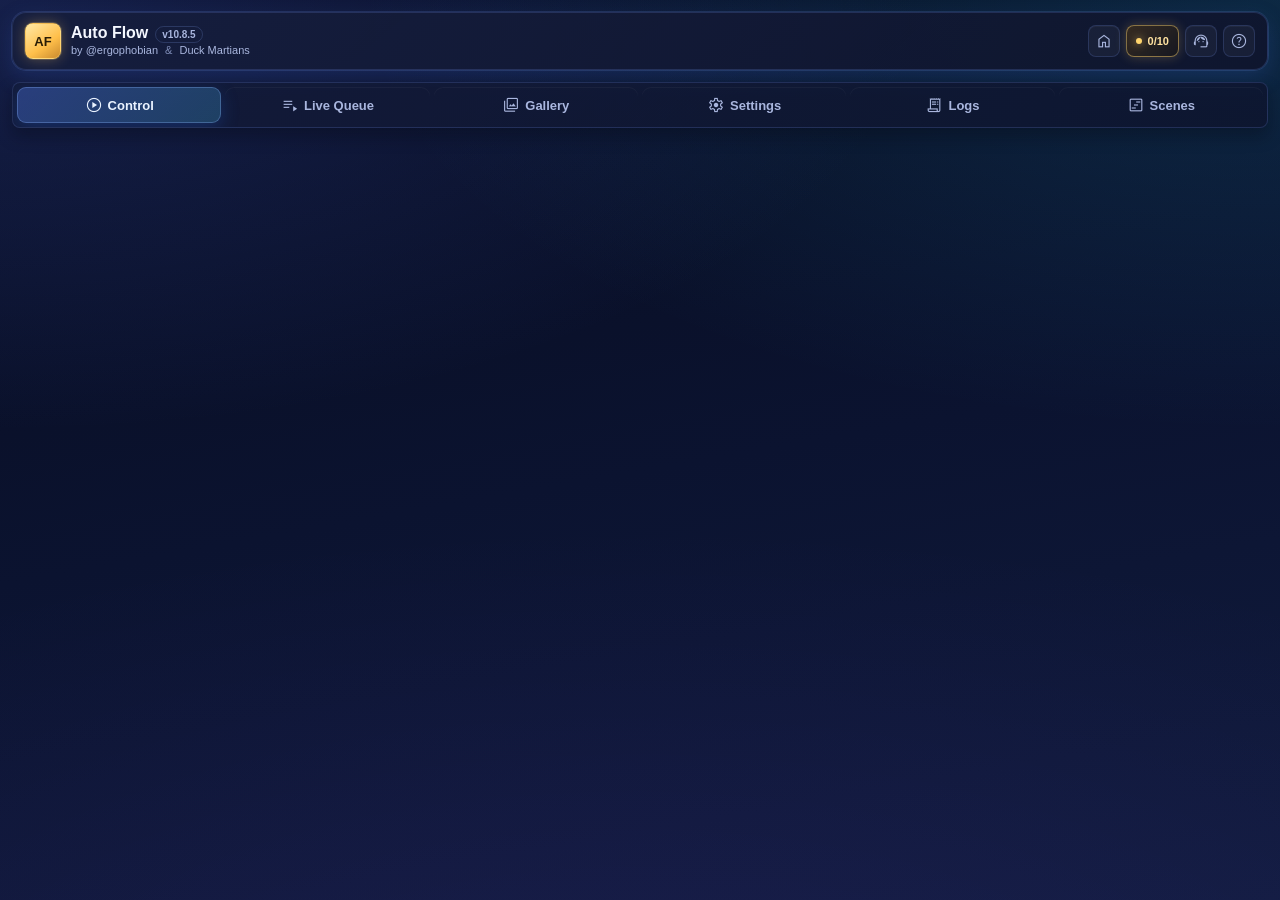
<file: src/sidepanel/index.html>
<!doctype html>
<html lang="en">
  <head>
    <meta charset="utf-8">
    <meta name="viewport" content="width=device-width, initial-scale=1">
    <title>Auto Flow</title>
    <link rel="stylesheet" href="https://fonts.googleapis.com/css2?family=Material+Symbols+Outlined:opsz,wght,FILL,GRAD@24,400,0,0">
    <link rel="stylesheet" href="./styles.css">
    <link rel="stylesheet" href="./styles/wizard.css">
  </head>
  <body>
    <div class="shell">
      <header class="app-header">
        <div class="brand">
          <span class="brand-mark">AF</span>
          <div class="brand-copy">
            <div class="brand-title-row">
              <h1 class="brand-title">Auto Flow</h1>
              <span class="version-pill">v10.8.5</span>
            </div>
            <p class="brand-subtitle">
              by <a href="https://ergophobia.info/" target="_blank" rel="noopener noreferrer">@ergophobian</a>
              <span>&amp;</span>
              <a href="https://duckmartians.info/" target="_blank" rel="noopener noreferrer">Duck Martians</a>
            </p>
          </div>
        </div>
        <div class="header-right">
          <button id="header-home-btn" class="gear-btn" type="button" title="Runtime launcher" aria-label="Runtime launcher">
            <span class="material-symbols-outlined">home</span>
          </button>
          <button id="header-usage-pill" class="header-usage-pill" type="button" title="Prompt usage">
            <span class="usage-dot"></span>
            <span id="header-usage-text">0/10</span>
          </button>
          <div class="support-menu-wrap">
            <button id="header-support-btn" class="gear-btn" type="button" title="Support" aria-label="Support" aria-expanded="false">
              <span class="material-symbols-outlined">support_agent</span>
            </button>
            <div id="support-menu" class="support-menu" role="menu" hidden>
              <button id="support-discord-btn" type="button" role="menuitem">
                <span class="material-symbols-outlined">forum</span>
                Discord
              </button>
              <button id="support-telegram-btn" type="button" role="menuitem">
                <span class="material-symbols-outlined">send</span>
                Telegram
              </button>
            </div>
          </div>
          <button id="help-button" class="gear-btn" type="button" title="Help">
            <span class="material-symbols-outlined">help</span>
          </button>
        </div>
      </header>

      <nav class="tabs" aria-label="Primary">
        <button class="tab-button active" data-route="control" type="button">
          <span class="material-symbols-outlined">play_circle</span>
          Control
        </button>
        <button class="tab-button" data-route="live" type="button">
          <span class="material-symbols-outlined">playlist_play</span>
          Live Queue
        </button>
        <button class="tab-button" data-route="gallery" type="button">
          <span class="material-symbols-outlined">photo_library</span>
          Gallery
        </button>
        <button class="tab-button is-hidden-tab" data-route="history" type="button">
          <span class="material-symbols-outlined">history</span>
          History
        </button>
        <button class="tab-button" data-route="settings" type="button">
          <span class="material-symbols-outlined">settings</span>
          Settings
        </button>
        <button class="tab-button" data-route="logs" type="button">
          <span class="material-symbols-outlined">receipt_long</span>
          Logs
        </button>
        <button class="tab-button" data-route="scenes" type="button">
          <span class="material-symbols-outlined">view_timeline</span>
          Scenes
        </button>
      </nav>

      <main class="tab-content">
        <section id="view-control" class="view active" aria-label="Control"></section>
        <section id="view-live" class="view" aria-label="Live Queue"></section>
        <section id="view-gallery" class="view" aria-label="Gallery"></section>
        <section id="view-history" class="view" aria-label="History"></section>
        <section id="view-settings" class="view" aria-label="Settings"></section>
        <section id="view-logs" class="view" aria-label="Logs"></section>
        <section id="view-scenes" class="view" aria-label="Scenes"></section>
      </main>
    </div>

    <div id="ref-overlay" class="ref-overlay" hidden>
      <div class="ref-overlay-header">
        <strong>Choose Reference Image</strong>
        <button id="ref-import-btn" class="ref-import" type="button">
          <span class="material-symbols-outlined">upload</span>
          Import
        </button>
        <input id="ref-import-input" type="file" accept="image/*" multiple hidden>
        <button id="ref-close" class="ref-close" type="button" title="Close">
          <span class="material-symbols-outlined">close</span>
        </button>
      </div>
      <div class="ref-overlay-body">
        <div class="ref-overlay-empty">Import images to build your saved reference library.</div>
      </div>
    </div>

    <script type="module" src="./app.js"></script>
  </body>
</html>
</file>
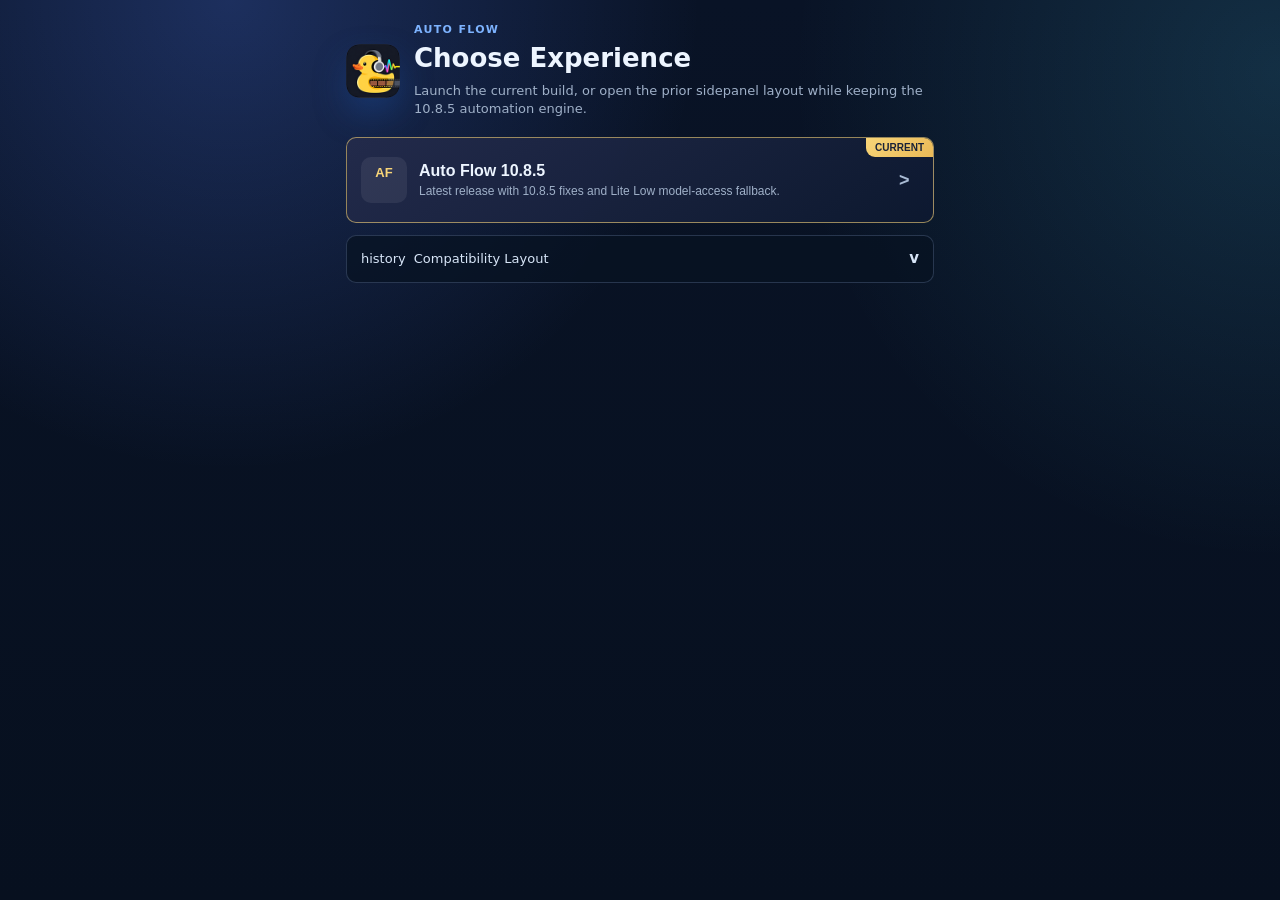
<file: src/gateway/gateway.html>
<!doctype html>
<html lang="en">
  <head>
    <meta charset="utf-8">
    <meta name="viewport" content="width=device-width, initial-scale=1">
    <title>Auto Flow Launcher</title>
    <link rel="stylesheet" href="./gateway.css">
  </head>
  <body>
    <main class="gateway-shell">
      <section class="gateway-header" aria-label="Auto Flow">
        <img class="gateway-logo" src="../../images/logo.png" alt="Auto Flow">
        <div>
          <p class="gateway-kicker">Auto Flow</p>
          <h1>Choose Experience</h1>
          <p class="gateway-subtitle">Launch the current build, or open the prior sidepanel layout while keeping the 10.8.5 automation engine.</p>
        </div>
      </section>

      <section class="gateway-stack" aria-label="Versions">
        <button id="launch-current" class="gateway-card gateway-card-primary" type="button">
          <span class="gateway-badge">CURRENT</span>
          <span class="gateway-icon material-symbols-outlined">rocket_launch</span>
          <span class="gateway-copy">
            <strong>Auto Flow 10.8.5</strong>
            <span>Latest release with 10.8.5 fixes and Lite Low model-access fallback.</span>
          </span>
          <span class="gateway-arrow material-symbols-outlined">chevron_right</span>
        </button>

        <details class="gateway-previous">
          <summary>
            <span class="material-symbols-outlined">history</span>
            Compatibility Layout
            <span class="summary-chevron material-symbols-outlined">expand_more</span>
          </summary>
          <button id="launch-1084" class="gateway-card gateway-card-rollback" type="button">
            <span class="gateway-badge gateway-badge-stable">STABLE</span>
            <span class="gateway-icon material-symbols-outlined">settings_backup_restore</span>
            <span class="gateway-copy">
              <strong>10.8.4 sidepanel layout</strong>
              <span>Legacy UI shell only. Queue, DOM submit, downloads, and Flow bridge still use the installed 10.8.5 engine.</span>
            </span>
            <span class="gateway-arrow material-symbols-outlined">chevron_right</span>
          </button>
        </details>
      </section>
    </main>
    <script type="module" src="./gateway.js"></script>
  </body>
</html>
</file>
<file: src/sidepanel/styles.css>
/*
 * sidepanel.css
 * Auto Midjourney - AF v11 overhaul lift.
 * Foundation tokens + components from /Users/kylekumar/Desktop/af-claude/sidepanel.html
 * (the v11 overhaul block, lines 3540-3950ish), plus our specific markup.
 */

/* =========================================================================
 * AF v11 tokens (lifted)
 * ========================================================================= */
:root {
  --af-bg-0: #070b1d;
  --af-bg-1: #0b1330;
  --af-bg-2: #111c3f;
  --af-card: linear-gradient(160deg, rgba(20, 28, 58, 0.88), rgba(15, 21, 48, 0.88));
  --af-card-strong: linear-gradient(150deg, rgba(24, 33, 69, 0.95), rgba(15, 23, 49, 0.95));
  --af-border: rgba(121, 154, 255, 0.18);
  --af-border-strong: rgba(139, 170, 255, 0.38);
  --af-text: #eff3ff;
  --af-text-muted: #a9b6de;
  --af-text-soft: #7f8db8;
  --af-accent: #6da7ff;
  --af-accent-2: #7de5ff;
  --af-success: #39d99e;
  --af-warning: #ffd166;
  --af-danger: #ff6f8e;
  --af-glow: 0 0 0 1px rgba(125, 168, 255, 0.15), 0 8px 22px rgba(53, 91, 188, 0.24);

  --lux-gold-1: #ffe9a6;
  --lux-gold-2: #ffd56d;
  --lux-gold-3: #ffbf4a;
  --lux-gold-4: #c98a2e;

  --border-radius: 10px;
  --font-family: -apple-system, BlinkMacSystemFont, "Segoe UI", "Noto Sans", Helvetica, Arial, sans-serif;
  --text-color: var(--af-text);
  --text-secondary: var(--af-text-muted);
  --border-color: var(--af-border);
  --success-color: var(--af-success);
  --error-color: var(--af-danger);
}

html, body {
  height: 100%;
  background: #070b1d;
}

body {
  margin: 0;
  width: 100%;
  min-width: 380px;
  color: var(--af-text);
  font-family: var(--font-family);
  font-size: 13px;
  padding: 12px 12px 10px;
  box-sizing: border-box;
  display: flex;
  flex-direction: column;
  height: 100vh;
  position: relative;
  overflow: hidden;
  background:
    radial-gradient(120% 80% at 0% 0%, rgba(80, 115, 255, 0.20), transparent 60%),
    radial-gradient(120% 80% at 100% 0%, rgba(37, 202, 255, 0.14), transparent 60%),
    radial-gradient(160% 100% at 50% 120%, rgba(136, 62, 255, 0.08), transparent 62%),
    linear-gradient(170deg, var(--af-bg-0), var(--af-bg-1) 52%, var(--af-bg-2));
}

body.preview-open {
  background: #070b1d;
}

body > img,
body > video,
.shell > img,
.shell > video,
.tab-content > img,
.tab-content > video {
  display: none !important;
}

* { box-sizing: border-box; }

.shell {
  position: relative;
  z-index: 1;
  display: flex;
  flex-direction: column;
  height: 100%;
  flex: 1;
  min-height: 0;
  gap: 10px;
}

.material-symbols-outlined {
  font-variation-settings: 'FILL' 0, 'wght' 300, 'GRAD' 0, 'opsz' 24;
  vertical-align: middle;
}

/* =========================================================================
 * Header card (AF v11 .header pattern)
 * ========================================================================= */
.app-header {
  margin-bottom: 2px;
  padding: 10px 12px;
  border: 1px solid var(--af-border);
  border-radius: 14px;
  background: linear-gradient(140deg, rgba(22, 30, 62, 0.92), rgba(15, 21, 45, 0.9));
  box-shadow: var(--af-glow);
  display: flex;
  align-items: center;
  gap: 10px;
}

.brand { display: flex; align-items: center; gap: 10px; flex: 1; min-width: 0; }

.brand-mark {
  width: 36px;
  height: 36px;
  border-radius: 8px;
  display: flex;
  align-items: center;
  justify-content: center;
  font-size: 13px;
  font-weight: 700;
  color: #2a1d05;
  background: linear-gradient(145deg, var(--lux-gold-1), var(--lux-gold-3) 60%, var(--lux-gold-4));
  border: 1px solid rgba(255, 213, 109, 0.45);
  box-shadow: 0 0 0 1px rgba(255, 219, 134, 0.2), 0 0 14px rgba(255, 203, 96, 0.32);
  user-select: none;
  flex-shrink: 0;
}

.brand-copy { display: flex; flex-direction: column; min-width: 0; }
.brand-title-row {
  display: flex;
  align-items: baseline;
  gap: 7px;
  min-width: 0;
}
.brand-title {
  font-size: 16px;
  font-weight: 700;
  margin: 0;
  color: #f4f7ff;
  letter-spacing: 0;
  line-height: 1.2;
}
.brand-subtitle {
  margin: 0;
  font-size: 11px;
  color: var(--af-text-muted);
  line-height: 1.4;
  white-space: nowrap;
  overflow: hidden;
  text-overflow: ellipsis;
}
.brand-subtitle span { margin: 0 4px; color: var(--af-text-soft); }
.brand-subtitle a {
  color: inherit;
  text-decoration: none;
}
.brand-subtitle a:hover,
.brand-subtitle a:focus-visible {
  color: #f4f7ff;
  text-decoration: underline;
}
.version-pill {
  flex: 0 0 auto;
  padding: 2px 6px;
  border: 1px solid rgba(122, 153, 231, 0.22);
  border-radius: 999px;
  color: var(--af-text-muted);
  font-size: 10px;
  font-weight: 700;
}

.header-right { display: flex; align-items: center; gap: 6px; flex-shrink: 0; }

.header-usage-pill {
  min-width: 48px;
  height: 32px;
  padding: 0 9px;
  border-radius: 8px;
  border: 1px solid rgba(255, 213, 111, 0.46);
  background: linear-gradient(140deg, rgba(92, 64, 20, 0.5), rgba(31, 25, 15, 0.46));
  color: #ffe2a0;
  display: inline-flex;
  align-items: center;
  justify-content: center;
  gap: 6px;
  cursor: pointer;
  font-size: 11px;
  font-weight: 800;
  font-family: var(--font-family);
  box-shadow: 0 0 12px rgba(255, 203, 96, 0.24);
  animation: usage-pill-glow 2.4s ease-in-out infinite alternate;
}

.header-usage-pill .usage-dot {
  width: 6px;
  height: 6px;
  border-radius: 50%;
  background: #ffd56d;
  box-shadow: 0 0 8px rgba(255, 213, 109, 0.72);
}

.header-usage-pill.is-signed-out {
  color: rgba(255, 226, 160, 0.75);
  border-color: rgba(255, 213, 111, 0.28);
  box-shadow: none;
  animation: none;
}

.header-usage-pill.is-pro {
  color: #b8ffd1;
  border-color: rgba(105, 240, 174, 0.44);
  background: linear-gradient(140deg, rgba(28, 94, 55, 0.44), rgba(12, 38, 28, 0.42));
  box-shadow: 0 0 14px rgba(105, 240, 174, 0.28);
}

.header-usage-pill.is-pro .usage-dot {
  background: #69f0ae;
  box-shadow: 0 0 8px rgba(105, 240, 174, 0.72);
}

.header-usage-pill.is-critical {
  color: #ffd8d0;
  border-color: rgba(255, 112, 67, 0.5);
  background: rgba(120, 32, 22, 0.38);
}

@keyframes usage-pill-glow {
  from { box-shadow: 0 0 8px rgba(255, 203, 96, 0.18), 0 0 18px rgba(255, 203, 96, 0.08); }
  to { box-shadow: 0 0 14px rgba(255, 203, 96, 0.36), 0 0 26px rgba(255, 203, 96, 0.14); }
}

.status-pill {
  display: inline-flex;
  align-items: center;
  gap: 6px;
  padding: 5px 10px;
  border: 1px solid var(--af-border);
  background: rgba(255, 255, 255, 0.04);
  border-radius: 999px;
  font-size: 11px;
  color: var(--af-text-muted);
  cursor: pointer;
  font-family: var(--font-family);
  transition: all 0.15s;
}
.status-pill:hover {
  background: rgba(109, 167, 255, 0.14);
  color: var(--af-text);
  border-color: var(--af-border-strong);
}
.status-pill .status-dot { width: 6px; height: 6px; border-radius: 50%; background: var(--af-text-soft); }
.status-pill.is-ready .status-dot { background: var(--af-success); }
.status-pill.is-error .status-dot { background: var(--af-danger); }

.gear-btn {
  background: rgba(255, 255, 255, 0.04);
  border: 1px solid var(--af-border);
  border-radius: 8px;
  width: 32px; height: 32px;
  padding: 0;
  display: inline-flex;
  align-items: center;
  justify-content: center;
  cursor: pointer;
  color: var(--af-text-muted);
  transition: all 0.15s;
}
.gear-btn:hover {
  color: var(--af-text);
  background: rgba(109, 167, 255, 0.14);
  border-color: var(--af-border-strong);
}
.gear-btn .material-symbols-outlined { font-size: 18px; }
.support-menu-wrap {
  position: relative;
  display: inline-flex;
}
.support-menu {
  position: absolute;
  top: calc(100% + 8px);
  right: 0;
  z-index: 40;
  min-width: 154px;
  padding: 6px;
  border: 1px solid rgba(139, 170, 255, 0.34);
  border-radius: 8px;
  background: linear-gradient(150deg, rgba(18, 27, 58, 0.98), rgba(11, 16, 39, 0.98));
  box-shadow: 0 14px 34px rgba(0, 0, 0, 0.42);
}
.support-menu[hidden] { display: none; }
.support-menu button {
  width: 100%;
  min-height: 34px;
  border: 0;
  border-radius: 6px;
  padding: 7px 9px;
  background: transparent;
  color: var(--af-text-muted);
  display: flex;
  align-items: center;
  gap: 8px;
  font: inherit;
  font-weight: 700;
  cursor: pointer;
  text-align: left;
}
.support-menu button:hover {
  background: rgba(109, 167, 255, 0.14);
  color: var(--af-text);
}
.support-menu .material-symbols-outlined { font-size: 17px; }
.header-login-btn {
  min-height: 32px;
  padding: 0 10px;
  border-radius: 8px;
  font-size: 11px;
}

#login-button .material-symbols-outlined,
#header-home-btn .material-symbols-outlined,
#header-support-btn .material-symbols-outlined,
#header-language-btn .material-symbols-outlined,
#help-button .material-symbols-outlined {
  font-size: 18px;
}

/* =========================================================================
 * Tabs (AF v11 filled-pill tabs in container)
 * ========================================================================= */
.tabs {
  display: flex;
  border: 1px solid var(--af-border);
  border-radius: 8px;
  padding: 4px;
  background: linear-gradient(145deg, rgba(19, 27, 57, 0.86), rgba(14, 21, 47, 0.86));
  box-shadow: 0 8px 16px rgba(5, 8, 20, 0.35);
  margin-bottom: 4px;
  gap: 4px;
  min-width: 0;
  max-width: 100%;
  overflow: hidden;
}
.tab-button {
  flex: 1;
  min-width: 0;
  border: none;
  background: transparent;
  border-radius: 9px;
  color: var(--af-text-muted);
  font-size: 13px;
  font-weight: 600;
  min-height: 36px;
  cursor: pointer;
  transition: all 0.15s;
  display: inline-flex;
  align-items: center;
  justify-content: center;
  gap: 5px;
  font-family: var(--font-family);
  padding: 0 8px;
}
.tab-button span:not(.material-symbols-outlined) {
  min-width: 0;
  overflow: hidden;
  text-overflow: ellipsis;
  white-space: nowrap;
}
.tab-button .material-symbols-outlined { font-size: 18px; }
/* Hover style ONLY applies to tabs that are not already active — this
 * prevents the user-reported issue where clicking a tab while hovering
 * left the highlight invisible until the mouse moved off. With :not(.active)
 * the rules are mutually exclusive: hovering an active tab inherits the
 * active styling unchanged. */
.tab-button:not(.active):hover {
  color: #d6e4ff;
  background: rgba(114, 147, 246, 0.08);
}
.tab-button.is-hidden-tab { display: none !important; }
/* Active styling applied identically whether or not the tab is hovered. */
.tab-button.active,
.tab-button.active:hover,
.tab-button.active:focus {
  color: #eaf3ff;
  background: linear-gradient(135deg, rgba(85, 129, 255, 0.34), rgba(75, 203, 255, 0.22));
  box-shadow: inset 0 0 0 1px rgba(137, 179, 255, 0.32), 0 6px 18px rgba(30, 83, 188, 0.32);
}

/* ============================================================
 * :focus-visible — suppress mouse-click focus outlines
 *
 * Browsers default to drawing a focus ring whenever an element receives
 * focus, including via mouse click — that's the bright blue outline that
 * persisted on tabs and header buttons after clicking. Modern accessibility
 * pattern: only show the outline when focus came from the KEYBOARD
 * (:focus-visible). Mouse users see no ring; keyboard users still get
 * a clean indicator for navigation.
 * ============================================================ */
.tab-button:focus:not(:focus-visible),
.gear-btn:focus:not(:focus-visible),
.header-usage-pill:focus:not(:focus-visible) {
  outline: none;
}

.tab-button:focus-visible,
.gear-btn:focus-visible,
.header-usage-pill:focus-visible {
  outline: 2px solid rgba(138, 181, 255, 0.55);
  outline-offset: 2px;
}

.tab-content { flex: 1; min-height: 0; overflow-y: auto; overflow-x: hidden; padding-right: 3px; background: transparent; }
.view { display: none; }
.view.active { display: block; min-height: 100%; background: transparent; }

/* =========================================================================
 * Control section card (AF v11 .control-section)
 * ========================================================================= */
.control-section {
  margin-bottom: 10px;
  padding: 10px;
  border: 1px solid var(--af-border);
  border-radius: 8px;
  background: var(--af-card);
  box-shadow: 0 10px 18px rgba(7, 10, 27, 0.34);
}

.section-label {
  font-size: 10px;
  text-transform: uppercase;
  letter-spacing: 0;
  color: var(--af-text-soft);
  font-weight: 500;
  margin-bottom: 8px;
  padding-bottom: 4px;
  border-bottom: 1px solid rgba(138, 165, 240, 0.18);
}

.section-header {
  display: flex;
  justify-content: space-between;
  align-items: center;
  margin-bottom: 10px;
}
.section-title {
  font-size: 14px;
  font-weight: 600;
  color: var(--af-text);
}

label.field-label {
  display: block;
  margin-bottom: 6px;
  font-size: 12px;
  color: var(--af-text-muted);
  font-weight: 500;
}

/* =========================================================================
 * Inputs and buttons (AF v11 gradient style)
 * ========================================================================= */
textarea, input[type="text"], input[type="number"], select {
  width: 100%;
  background: linear-gradient(160deg, rgba(16, 23, 52, 0.9), rgba(13, 20, 44, 0.9));
  border: 1px solid rgba(122, 153, 231, 0.3);
  color: #ecf3ff;
  border-radius: 10px;
  padding: 10px;
  box-sizing: border-box;
  font-size: 13px;
  font-family: var(--font-family);
  box-shadow: inset 0 1px 0 rgba(255, 255, 255, 0.03);
}
textarea::placeholder, input::placeholder { color: var(--af-text-soft); }
textarea:focus, input:focus, select:focus {
  outline: none;
  border-color: rgba(137, 177, 255, 0.6);
  box-shadow: 0 0 0 3px rgba(90, 143, 255, 0.16), 0 0 18px rgba(84, 154, 255, 0.2);
}

.prompt-textarea {
  min-height: clamp(96px, 16vh, 122px);
  max-height: clamp(188px, 30vh, 248px);
  border-radius: 12px;
  line-height: 1.45;
  padding: 10px;
  font-size: 12px;
  resize: vertical;
}

button {
  border: 1px solid rgba(123, 155, 231, 0.25);
  background: linear-gradient(155deg, rgba(22, 30, 63, 0.93), rgba(15, 21, 46, 0.93));
  color: #e6eeff;
  border-radius: 10px;
  font-weight: 600;
  letter-spacing: 0;
  padding: 10px 16px;
  cursor: pointer;
  font-size: 13px;
  font-family: var(--font-family);
  display: inline-flex;
  align-items: center;
  justify-content: center;
  gap: 8px;
  box-shadow: inset 0 1px 0 rgba(255, 255, 255, 0.04);
  transition: transform 0.16s ease, box-shadow 0.16s ease, border-color 0.16s ease, background 0.16s ease;
}
button:hover:not(:disabled) {
  transform: translateY(-1px);
  border-color: rgba(141, 177, 255, 0.55);
  background: linear-gradient(145deg, rgba(28, 39, 79, 0.96), rgba(16, 23, 50, 0.96));
  box-shadow: 0 10px 20px rgba(10, 16, 38, 0.35);
}
button:active:not(:disabled) { opacity: 0.85; }
button:disabled { opacity: 0.42; transform: none; box-shadow: none; cursor: not-allowed; }

.button-primary {
  background: linear-gradient(135deg, rgba(85, 129, 255, 0.6), rgba(75, 203, 255, 0.45));
  border-color: rgba(137, 179, 255, 0.45);
  color: #ffffff;
  font-weight: 700;
  padding: 12px 20px;
}
.button-primary:hover:not(:disabled) {
  background: linear-gradient(135deg, rgba(95, 139, 255, 0.7), rgba(85, 213, 255, 0.55));
  box-shadow: 0 0 0 1px rgba(147, 184, 255, 0.32), 0 10px 24px rgba(30, 83, 188, 0.42);
}

.button-full { width: 100%; }

.button-danger {
  background: rgba(255, 120, 143, 0.12);
  border-color: rgba(255, 133, 156, 0.28);
  color: #ff9fb2;
}
.button-danger:hover:not(:disabled) {
  background: rgba(255, 120, 143, 0.18);
  border-color: rgba(255, 133, 156, 0.45);
}

.button-row { display: flex; gap: 8px; }

.route-toggle-row {
  display: grid;
  grid-template-columns: repeat(2, minmax(0, 1fr));
  gap: 8px;
  margin-bottom: 8px;
}

.route-btn {
  min-height: 40px;
  border-radius: 8px;
  background: linear-gradient(155deg, rgba(18, 26, 58, 0.92), rgba(13, 20, 43, 0.92));
  color: var(--af-text-muted);
}

.route-btn.active {
  color: #071425;
  border-color: rgba(125, 229, 255, 0.72);
  background: linear-gradient(135deg, #7de5ff, #6da7ff);
  box-shadow: 0 0 0 1px rgba(125, 229, 255, 0.2), 0 8px 18px rgba(38, 136, 220, 0.28);
}

.capture-flow-btn {
  width: 100%;
  min-height: 36px;
  margin-bottom: 8px;
  border-radius: 8px;
  color: var(--af-text-muted);
}

.hidden-flow-capture {
  display: none !important;
}

/* =========================================================================
 * Mode button grid (2x2 large cards, AF v11)
 * ========================================================================= */
.mode-button-grid {
  display: grid;
  grid-template-columns: repeat(2, 1fr);
  gap: 10px;
  margin-bottom: 12px;
}
.mode-btn {
  display: flex;
  flex-direction: column;
  align-items: center;
  justify-content: center;
  gap: 6px;
  min-height: 84px;
  padding: 14px 12px;
  border: 1px solid var(--af-border);
  border-radius: 12px;
  background: linear-gradient(155deg, rgba(18, 26, 58, 0.95), rgba(13, 20, 43, 0.95));
  color: var(--af-text-muted);
  cursor: pointer;
  font-size: 13px;
  font-weight: 600;
  font-family: var(--font-family);
  transition: all 0.15s ease;
}
.mode-btn:hover {
  border-color: rgba(138, 181, 255, 0.44);
  color: #d6e4ff;
}
.mode-btn.active {
  color: #ecf5ff;
  border-color: rgba(138, 181, 255, 0.6);
  background: linear-gradient(140deg, rgba(66, 113, 255, 0.36), rgba(54, 195, 255, 0.24));
  box-shadow:
    0 0 0 1px rgba(142, 177, 255, 0.25),
    0 0 16px rgba(89, 129, 255, 0.3),
    0 0 34px rgba(55, 212, 255, 0.14),
    inset 0 0 18px rgba(120, 160, 255, 0.1);
}
.mode-btn .material-symbols-outlined { font-size: 22px; }

.mode-selection-container {
  margin-bottom: 15px;
}

.video-duration-settings {
  margin-top: 2px;
  margin-bottom: 12px;
}

.video-duration-label {
  display: block;
  font-size: 11px;
  font-weight: 600;
  color: var(--af-text-muted);
  margin-bottom: 8px;
  text-transform: uppercase;
  letter-spacing: 0;
}

.duration-button-row,
.route-button-row {
  display: grid;
  gap: 8px;
}

.duration-button-row {
  grid-template-columns: repeat(3, minmax(0, 1fr));
}

.route-button-row {
  grid-template-columns: repeat(2, minmax(0, 1fr));
  margin-top: 10px;
}

.duration-btn,
.route-btn {
  min-height: 42px;
  border-radius: 10px;
  border: 1px solid var(--af-border);
  background: linear-gradient(155deg, rgba(18, 26, 58, 0.88), rgba(13, 20, 43, 0.92));
  color: var(--af-text-muted);
  font-size: 13px;
  font-weight: 700;
  cursor: pointer;
  transition: all 0.15s ease;
}

.duration-btn:hover,
.route-btn:hover {
  border-color: rgba(138, 181, 255, 0.44);
  color: #ecf5ff;
}

.duration-btn.active,
.route-btn.active {
  color: #ecf5ff;
  border-color: rgba(138, 181, 255, 0.68);
  background: linear-gradient(140deg, rgba(72, 123, 255, 0.42), rgba(57, 204, 255, 0.28));
  box-shadow:
    0 0 0 1px rgba(147, 184, 255, 0.28),
    0 0 18px rgba(89, 129, 255, 0.34),
    0 0 34px rgba(55, 212, 255, 0.16),
    inset 0 0 18px rgba(120, 160, 255, 0.12);
}

.submit-route-settings {
  margin-top: 14px;
}

/* =========================================================================
 * Reference button row
 * ========================================================================= */
.ref-row { display: flex; align-items: center; gap: 8px; margin: 10px 0; }
.ref-trigger {
  flex: 1;
  padding: 10px 12px;
  background: linear-gradient(155deg, rgba(18, 26, 58, 0.85), rgba(13, 20, 43, 0.85));
  border: 1px dashed var(--af-border-strong);
  border-radius: 10px;
  color: var(--af-text-muted);
  font-size: 13px;
  cursor: pointer;
  display: inline-flex;
  align-items: center;
  justify-content: center;
  gap: 8px;
  font-family: var(--font-family);
  font-weight: 500;
}
.ref-trigger:hover {
  color: var(--af-text);
  border-color: rgba(138, 181, 255, 0.6);
  background: linear-gradient(155deg, rgba(28, 39, 79, 0.92), rgba(16, 23, 50, 0.92));
}
.ref-count { font-size: 11px; color: var(--af-text-soft); white-space: nowrap; }

.reference-grid {
  display: grid;
  grid-template-columns: repeat(2, minmax(0, 1fr));
  gap: 6px;
}
.reference-grid.compact { grid-template-columns: repeat(2, minmax(0, 1fr)); }
.reference-role-strip {
  display: flex;
  gap: 6px;
  overflow-x: auto;
  padding-bottom: 2px;
}
.reference-role-strip .reference-slot { flex: 0 0 132px; }
.reference-role-strip .reference-pick {
  min-height: 42px;
  padding: 5px;
  gap: 5px;
}
.reference-role-strip .reference-media {
  width: 30px;
  height: 30px;
  flex-basis: 30px;
}
.reference-role-strip .reference-title { font-size: 10px; }
.reference-role-strip .reference-meta { display: none; }
.reference-slot {
  position: relative;
  min-width: 0;
}
.reference-pick {
  width: 100%;
  min-height: 58px;
  padding: 7px;
  align-items: stretch;
  justify-content: flex-start;
  gap: 7px;
  border-radius: 9px;
  border-style: dashed;
  color: var(--af-text-muted);
}
.reference-slot.has-image .reference-pick {
  border-style: solid;
  color: var(--af-text);
  background: linear-gradient(155deg, rgba(24, 35, 73, 0.95), rgba(14, 23, 50, 0.95));
}
.reference-media {
  width: 40px;
  height: 40px;
  flex: 0 0 40px;
  border-radius: 7px;
  border: 1px solid rgba(122, 153, 231, 0.2);
  background: rgba(255, 255, 255, 0.04);
  display: inline-flex;
  align-items: center;
  justify-content: center;
  overflow: hidden;
}
.reference-media .material-symbols-outlined { font-size: 20px; color: var(--af-text-soft); }
.reference-media img {
  width: 100%;
  height: 100%;
  display: block;
  object-fit: cover;
}
.reference-copy {
  flex: 1;
  min-width: 0;
  display: flex;
  flex-direction: column;
  align-items: flex-start;
  justify-content: center;
  gap: 3px;
  text-align: left;
}
.reference-title,
.reference-meta {
  max-width: 100%;
  overflow: hidden;
  text-overflow: ellipsis;
  white-space: nowrap;
}
.reference-title { font-size: 11px; font-weight: 700; color: var(--af-text); }
.reference-meta { font-size: 10px; color: var(--af-text-soft); font-weight: 600; }
.reference-clear {
  position: absolute;
  top: 5px;
  right: 5px;
  width: 24px;
  height: 24px;
  min-height: 0;
  padding: 0;
  border-radius: 7px;
  background: rgba(7, 11, 29, 0.72);
  color: var(--af-text-muted);
}
.reference-clear .material-symbols-outlined { font-size: 15px; }
.reference-moodboard {
  position: relative;
  margin-top: 8px;
  padding: 9px 38px 9px 10px;
  min-height: 42px;
  display: flex;
  align-items: center;
  gap: 8px;
  border: 1px solid rgba(122, 153, 231, 0.18);
  border-radius: 10px;
  background: rgba(255, 255, 255, 0.03);
  color: var(--af-text-muted);
  font-size: 12px;
  font-weight: 600;
}
.reference-moodboard > span:not(.material-symbols-outlined) {
  min-width: 0;
  overflow: hidden;
  text-overflow: ellipsis;
  white-space: nowrap;
}

.personalize-section { padding-bottom: 8px; }
.personalize-pill {
  padding: 4px 9px;
  border-radius: 999px;
  border: 1px solid rgba(122, 153, 231, 0.2);
  color: var(--af-text-soft);
  background: rgba(255, 255, 255, 0.04);
  font-size: 11px;
  font-weight: 700;
}
.personalize-pill.is-on {
  color: #061326;
  background: var(--af-success);
  border-color: rgba(100, 232, 180, 0.5);
}
.personalize-block {
  display: flex;
  flex-direction: column;
  gap: 6px;
  margin-bottom: 8px;
}
.personalize-block:last-child { margin-bottom: 0; }
.personalize-block-title {
  display: flex;
  align-items: center;
  justify-content: space-between;
  gap: 8px;
  color: var(--af-text-muted);
  font-size: 11px;
  font-weight: 700;
}
.personalize-count {
  color: var(--af-text-soft);
  font-size: 10px;
  font-weight: 600;
}
.profile-card {
  display: grid;
  grid-template-columns: auto 1fr auto;
  align-items: center;
  gap: 8px;
  min-width: 0;
  padding: 8px 9px;
  border: 1px solid rgba(122, 153, 231, 0.18);
  border-radius: 9px;
  background: rgba(255, 255, 255, 0.03);
}
.profile-card span:not(.material-symbols-outlined) {
  overflow: hidden;
  text-overflow: ellipsis;
  white-space: nowrap;
}
.profile-card .material-symbols-outlined { font-size: 17px; color: var(--af-text-soft); }
.profile-default {
  color: var(--af-text-soft);
  font-size: 10px;
  font-weight: 700;
}

/* =========================================================================
 * Body status pill (idle / connected)
 * ========================================================================= */
.body-status {
  display: flex;
  align-items: center;
  gap: 8px;
  padding: 8px 10px;
  background: rgba(255, 255, 255, 0.03);
  border: 1px solid rgba(122, 153, 231, 0.18);
  border-radius: 10px;
  font-size: 12px;
  color: var(--af-text-muted);
}
.body-status .status-dot { width: 6px; height: 6px; border-radius: 50%; background: var(--af-text-soft); }
.body-status.is-ready .status-dot { background: var(--af-success); }
.body-status.is-error .status-dot { background: var(--af-danger); }

/* =========================================================================
 * Account / billing gate
 * ========================================================================= */
.account-settings { position: relative; z-index: 2; isolation: isolate; }
#accountSection {
  grid-column: 1 / -1;
  margin-bottom: 4px;
  position: relative;
  z-index: 2;
  isolation: isolate;
}
#authSignedOut,
#authOtpSection,
#authSignedIn {
  position: relative;
  z-index: 2;
}
#authEmailInput,
#authOtpInput,
#authSendLinkBtn,
#authVerifyBtn,
#authSignOutBtn,
#refreshLicenseBtn {
  position: relative;
  z-index: 3;
  pointer-events: auto;
}
#authSignedOut input[type="email"],
#authSignedOut input[type="text"] {
  background: var(--af-bg-2);
  border: 1px solid var(--border-color);
  border-radius: 6px;
  color: var(--text-color);
  padding: 7px 10px;
  font-size: 12px;
}
#authOtpInput {
  text-align: center;
  letter-spacing: 0;
}
.tier-badge { padding: 2px 8px; border-radius: 10px; font-weight: 600; font-size: 10px; display: inline-block; }
.tier-badge.free {
  background: linear-gradient(140deg, rgba(255, 214, 109, 0.22), rgba(212, 147, 51, 0.2));
  color: #ffe7b6;
  border: 1px solid rgba(255, 214, 122, 0.34);
  box-shadow: 0 0 10px rgba(255, 198, 94, 0.28);
  font-weight: 700;
  letter-spacing: 0;
}
.tier-badge.pro { background: linear-gradient(135deg, rgba(102,187,106,0.35), rgba(76,175,80,0.45)); color: #69f0ae; font-weight: 800; box-shadow: 0 0 8px rgba(105,240,174,0.5), 0 0 16px rgba(105,240,174,0.2); animation: pro-glow 2s ease-in-out infinite alternate; }
@keyframes pro-glow { 0% { box-shadow: 0 0 6px rgba(105,240,174,0.4), 0 0 12px rgba(105,240,174,0.15); } 100% { box-shadow: 0 0 10px rgba(105,240,174,0.6), 0 0 20px rgba(105,240,174,0.3); } }
#upgradeBtn, .upgrade-btn-rgb { width: 100%; padding: 10px; font-size: 13px; background: linear-gradient(135deg, #ffa726, #ff7043); border: none; color: white; font-weight: 600; border-radius: var(--border-radius); cursor: pointer; display: flex; align-items: center; justify-content: center; gap: 6px; }
#upgradeBtn:hover, .upgrade-btn-rgb:hover { opacity: 0.9; }

@keyframes spin { from { transform: rotate(0deg); } to { transform: rotate(360deg); } }
@keyframes rgb-border {
  0% {
    border-color: rgba(255, 226, 146, 0.72);
    box-shadow: 0 0 12px rgba(255, 214, 122, 0.36), 0 0 26px rgba(199, 138, 46, 0.22);
  }
  35% {
    border-color: rgba(255, 201, 94, 0.76);
    box-shadow: 0 0 14px rgba(255, 201, 94, 0.44), 0 0 28px rgba(175, 114, 39, 0.24);
  }
  70% {
    border-color: rgba(242, 174, 72, 0.74);
    box-shadow: 0 0 14px rgba(242, 174, 72, 0.38), 0 0 24px rgba(126, 84, 32, 0.22);
  }
  100% {
    border-color: rgba(255, 226, 146, 0.72);
    box-shadow: 0 0 12px rgba(255, 214, 122, 0.36), 0 0 26px rgba(199, 138, 46, 0.22);
  }
}
@keyframes rgb-bg {
  0% { background-position: 0% 50%; filter: saturate(1); }
  50% { background-position: 100% 50%; filter: saturate(1.15); }
  100% { background-position: 0% 50%; filter: saturate(1); }
}
#freemiumBanner {
  display: none;
  margin-bottom: 12px;
  padding: 10px 12px;
  border-radius: 10px;
  border: 1px solid rgba(255, 213, 111, 0.52);
  background: linear-gradient(145deg, rgba(78, 53, 18, 0.42), rgba(34, 26, 12, 0.34));
  animation: rgb-border 4s linear infinite;
}
#freemiumBanner.is-visible { display: block; }
#freemiumBanner .banner-top {
  display: flex; align-items: center; justify-content: space-between; margin-bottom: 8px;
}
#freemiumBanner .banner-tier {
  font-size: 11px; font-weight: 700; color: #ffd67c;
  display: flex; align-items: center; gap: 4px;
}
#freemiumBanner .banner-usage {
  font-size: 11px; color: var(--text-secondary);
}
.auth-email-hint {
  margin: 6px 0 0;
  font-size: 10px;
  line-height: 1.35;
  color: rgba(255, 255, 255, 0.56);
}
.banner-email-hint {
  margin: -2px 0 8px;
}
#freemiumBanner .usage-bar {
  width: 100%; height: 6px; background: rgba(255,255,255,0.1);
  border-radius: 3px; overflow: hidden; margin-bottom: 8px;
}
#freemiumBanner .usage-bar-fill {
  height: 100%; border-radius: 3px; transition: width 0.4s ease, background 0.4s ease;
  background: linear-gradient(90deg, #f5cf79, #d99a3f);
}
#freemiumBanner .usage-bar-fill.warning { background: linear-gradient(90deg, #ffd66e, #f2aa4c); }
#freemiumBanner .usage-bar-fill.critical { background: linear-gradient(90deg, #ff7043, #f44336); }
.banner-upgrade-btn {
  width: 100%; padding: 8px 12px; border: none; border-radius: 8px; cursor: pointer;
  font-size: 12px; font-weight: 700; color: #1d1407;
  background: linear-gradient(270deg, #ffe9a6, #ffd56d, #ffbf4a, #c98a2e, #ffe9a6);
  background-size: 600% 600%;
  animation: rgb-bg 6s ease infinite;
  display: flex; align-items: center; justify-content: center; gap: 6px;
  transition: transform 0.15s ease;
  box-shadow:
    0 0 0 1px rgba(255, 224, 136, 0.4),
    0 0 18px rgba(255, 205, 105, 0.34),
    0 10px 22px rgba(134, 88, 23, 0.34);
}
.banner-upgrade-btn:hover { transform: translateY(-2px); }
.banner-limits {
  display: flex;
  gap: 12px;
  flex-wrap: wrap;
  margin-bottom: 8px;
  font-size: 10px;
  color: var(--text-secondary);
}
.banner-limits .limit-item {
  display: flex; align-items: center; gap: 3px;
}
.banner-limits .limit-item .material-symbols-outlined { font-size: 13px; color: #f44336; }
.account-error {
  margin-top: 8px;
  color: var(--af-danger);
}
.account-message {
  margin-top: 8px;
  color: #ffe6aa;
  border-color: rgba(255, 207, 105, 0.38);
  background: rgba(255, 207, 105, 0.08);
}
.checkout-auth-card {
  display: flex;
  gap: 10px;
  align-items: flex-start;
  margin: 8px 0 10px;
  padding: 10px 12px;
  border-radius: 8px;
  border: 1px solid rgba(255, 207, 105, 0.38);
  background: rgba(255, 207, 105, 0.08);
  color: #fff0c8;
}
.checkout-auth-card .material-symbols-outlined {
  color: #ffd16d;
  font-size: 22px;
  margin-top: 1px;
}
.checkout-auth-card strong {
  display: block;
  font-size: 13px;
  margin-bottom: 3px;
}
.checkout-auth-card p {
  margin: 0;
  color: rgba(255, 255, 255, 0.68);
  font-size: 11px;
  line-height: 1.35;
}

/* =========================================================================
 * Queue list
 * ========================================================================= */
.queue-list { display: flex; flex-direction: column; gap: 6px; }
.queue-toolbar { display: flex; gap: 6px; }
.queue-toolbar button {
  padding: 7px 9px;
  font-size: 11px;
}
.queue-row {
  display: flex;
  align-items: center;
  gap: 8px;
  padding: 9px 10px;
  background: rgba(255, 255, 255, 0.03);
  border: 1px solid rgba(122, 153, 231, 0.14);
  border-radius: 10px;
  font-size: 13px;
}
.queue-row-btn {
  width: 28px;
  height: 28px;
  padding: 0;
  border-radius: 8px;
  flex: 0 0 auto;
}
.queue-row-btn .material-symbols-outlined { font-size: 16px; }
.queue-row .q-icon { font-size: 18px; color: var(--af-text-soft); }
.queue-row .q-copy {
  flex: 1;
  min-width: 0;
  display: grid;
  gap: 2px;
}
.queue-row .q-title {
  min-width: 0;
  color: var(--af-text);
  font-size: 12px;
  font-weight: 700;
}
.queue-row .q-prompt {
  min-width: 0;
  white-space: nowrap;
  overflow: hidden;
  text-overflow: ellipsis;
  color: var(--af-text-soft);
  font-size: 11px;
}
.queue-row .q-status {
  font-size: 11px;
  padding: 3px 9px;
  border-radius: 999px;
  background: rgba(255, 255, 255, 0.05);
  color: var(--af-text-muted);
  border: 1px solid rgba(122, 153, 231, 0.2);
  font-weight: 600;
}
.queue-row.is-running .q-status {
  background: rgba(91, 155, 255, 0.18);
  color: var(--af-accent);
  border-color: rgba(137, 179, 255, 0.35);
}
.queue-row.is-done .q-status {
  background: rgba(57, 217, 158, 0.16);
  color: var(--af-success);
  border-color: rgba(100, 232, 180, 0.32);
}
.queue-row.is-error .q-status {
  background: rgba(255, 111, 142, 0.14);
  color: var(--af-danger);
  border-color: rgba(255, 111, 142, 0.32);
}

/* =========================================================================
 * Gallery
 * ========================================================================= */
.gallery-toolbar { display: grid; grid-template-columns: 1fr; margin-bottom: 10px; gap: 8px; }
.gallery-subtabs {
  display: grid;
  grid-template-columns: repeat(2, minmax(0, 1fr));
  gap: 4px;
  padding: 3px;
  border: 1px solid var(--af-border);
  border-radius: 8px;
  background: rgba(15, 21, 47, 0.7);
}
.gallery-subtab {
  padding: 6px 14px;
  border-radius: 8px;
  border: none;
  background: transparent;
  color: var(--af-text-muted);
  font-size: 12px;
  font-weight: 600;
  cursor: pointer;
  transition: all 0.15s;
  font-family: var(--font-family);
}
.gallery-subtab:hover { color: var(--af-text); }
.gallery-subtab.active {
  color: #eaf3ff;
  background: linear-gradient(135deg, rgba(85, 129, 255, 0.34), rgba(75, 203, 255, 0.22));
  box-shadow: inset 0 0 0 1px rgba(137, 179, 255, 0.32);
}

.gallery-grid {
  display: grid;
  grid-template-columns: repeat(auto-fill, minmax(96px, 1fr));
  gap: 8px;
}

.gallery-grid .gallery-empty {
  grid-column: 1 / -1;
}

.gallery-empty {
  text-align: center;
  padding: 36px 16px;
  color: var(--af-text-soft);
  font-size: 12px;
  line-height: 1.5;
  border: 1px dashed var(--af-border);
  border-radius: 10px;
  background: rgba(255, 255, 255, 0.02);
}

.gallery-actions {
  display: grid;
  grid-template-columns: repeat(2, 1fr);
  gap: 6px;
  margin: 10px 0;
}
.gallery-action {
  display: inline-flex;
  align-items: center;
  justify-content: center;
  gap: 6px;
  padding: 9px 10px;
  border: 1px solid var(--af-border);
  border-radius: 9px;
  background: linear-gradient(155deg, rgba(18, 26, 58, 0.85), rgba(13, 20, 43, 0.85));
  color: var(--af-text-muted);
  font-size: 12px;
  font-weight: 600;
  cursor: pointer;
  font-family: var(--font-family);
  transition: all 0.15s;
}
.gallery-action .material-symbols-outlined { font-size: 16px; }
.gallery-action:hover:not(:disabled) {
  color: var(--af-text);
  border-color: var(--af-border-strong);
}
.gallery-action-primary {
  grid-column: span 2;
  background: linear-gradient(135deg, rgba(85, 129, 255, 0.6), rgba(75, 203, 255, 0.45));
  border-color: rgba(137, 179, 255, 0.45);
  color: #ffffff;
}
.gallery-action-primary:hover:not(:disabled) {
  background: linear-gradient(135deg, rgba(95, 139, 255, 0.7), rgba(85, 213, 255, 0.55));
  box-shadow: 0 0 0 1px rgba(147, 184, 255, 0.32), 0 8px 18px rgba(30, 83, 188, 0.36);
}
.gallery-action:disabled { opacity: 0.45; cursor: not-allowed; }

/* =========================================================================
 * Profile grid (Settings tab)
 * ========================================================================= */
.profile-grid {
  display: grid;
  grid-template-columns: 1fr 1fr;
  gap: 6px;
}
.profile-row {
  display: flex;
  align-items: center;
  justify-content: space-between;
  gap: 8px;
  padding: 9px 12px;
  background: rgba(255, 255, 255, 0.03);
  border: 1px solid rgba(122, 153, 231, 0.14);
  border-radius: 9px;
}
.profile-label {
  font-size: 10px;
  text-transform: uppercase;
  letter-spacing: 0;
  color: var(--af-text-soft);
  font-weight: 600;
}
.profile-value {
  font-size: 13px;
  color: var(--af-text);
  font-weight: 600;
}
.gallery-tile {
  aspect-ratio: 1 / 1;
  width: 100%;
  padding: 0;
  border-radius: 10px;
  overflow: hidden;
  position: relative;
  background: linear-gradient(135deg, #2a1d4a, #1a2a4a);
  cursor: pointer;
  border: 1px solid var(--af-border);
  transition: transform 0.16s ease, box-shadow 0.16s ease;
}
.gallery-tile:hover {
  transform: translateY(-2px);
  box-shadow: 0 10px 20px rgba(10, 16, 38, 0.45);
  border-color: var(--af-border-strong);
}
.gallery-tile .g-prompt {
  position: absolute;
  bottom: 0; left: 0; right: 0;
  padding: 6px 8px;
  background: linear-gradient(to top, rgba(0, 0, 0, 0.85), transparent);
  font-size: 10px;
  color: var(--af-text);
  white-space: nowrap;
  overflow: hidden;
  text-overflow: ellipsis;
}
.gallery-tile img,
.gallery-tile video {
  width: 100%;
  height: 100%;
  object-fit: cover;
  display: block;
}
.gallery-tile.is-media-unavailable {
  background:
    linear-gradient(135deg, rgba(125, 229, 255, 0.11), rgba(255, 255, 255, 0.04)),
    #121827;
}
.gallery-tile.is-media-unavailable img,
.gallery-tile.is-media-unavailable video {
  display: none;
}
.gallery-unavailable {
  position: absolute;
  inset: 0;
  z-index: 1;
  display: inline-flex;
  flex-direction: column;
  align-items: center;
  justify-content: center;
  gap: 6px;
  color: var(--af-text-muted);
  font-size: 10px;
  font-weight: 700;
  letter-spacing: 0;
  text-transform: uppercase;
}
.gallery-unavailable .material-symbols-outlined {
  font-size: 24px;
  color: var(--af-accent-2);
}
.gallery-tile .g-prompt {
  z-index: 2;
}
.gallery-tile.is-selected {
  border-color: rgba(69, 236, 154, 0.95);
  box-shadow: 0 0 0 2px rgba(69, 236, 154, 0.24), 0 10px 20px rgba(10, 16, 38, 0.45);
}
.gallery-tile.is-lasso-preview {
  border-color: rgba(69, 236, 154, 0.7);
  box-shadow: 0 0 0 2px rgba(69, 236, 154, 0.16);
}
.gallery-tile.is-delete-marked {
  border-color: rgba(255, 111, 142, 0.92);
  box-shadow: 0 0 0 2px rgba(255, 111, 142, 0.2), 0 10px 20px rgba(10, 16, 38, 0.45);
}
.gallery-selected-mark {
  position: absolute;
  top: 6px;
  right: 6px;
  width: 24px;
  height: 24px;
  border-radius: 999px;
  display: inline-flex;
  align-items: center;
  justify-content: center;
  color: #ffffff;
  background: #16b364;
  box-shadow: 0 4px 12px rgba(0, 0, 0, 0.35);
}
.gallery-selected-mark .material-symbols-outlined { font-size: 16px; }
.gallery-delete-mark {
  position: absolute;
  top: 6px;
  left: 6px;
  width: 24px;
  height: 24px;
  border-radius: 999px;
  display: inline-flex;
  align-items: center;
  justify-content: center;
  color: #ffffff;
  background: var(--af-danger);
  box-shadow: 0 4px 12px rgba(0, 0, 0, 0.35);
}
.gallery-delete-mark .material-symbols-outlined { font-size: 16px; }
.gallery-lasso {
  position: fixed;
  z-index: 9998;
  pointer-events: none;
  border: 1px solid rgba(69, 236, 154, 0.86);
  background: rgba(69, 236, 154, 0.08);
  box-shadow: 0 0 0 1px rgba(6, 19, 38, 0.5);
  border-radius: 6px;
}
.gallery-action-danger {
  border-color: rgba(255, 111, 142, 0.28);
  color: #ffd3dc;
}
.gallery-action-danger:not(:disabled):hover {
  border-color: rgba(255, 111, 142, 0.58);
  background: rgba(255, 111, 142, 0.12);
}
.gallery-preview {
  position: fixed;
  inset: 0;
  z-index: 9999;
  display: flex;
  align-items: center;
  justify-content: center;
  padding: 18px;
  background: #030714;
  backdrop-filter: blur(12px);
}
.gallery-preview-frame {
  position: relative;
  width: min(96vw, 1280px);
  max-height: calc(100vh - 36px);
  display: flex;
  flex-direction: column;
  align-items: center;
  gap: 10px;
}
.gallery-preview-media-wrap {
  display: flex;
  align-items: center;
  justify-content: center;
  width: 100%;
  min-width: 0;
  min-height: 0;
  border-radius: 10px;
  background: #050814;
}
.gallery-preview-media {
  max-width: 100%;
  max-height: calc(100vh - 118px);
  display: block;
  object-fit: contain;
  border-radius: 10px;
  background: #050814;
  box-shadow: 0 18px 48px rgba(0, 0, 0, 0.55);
}
.gallery-preview-nav {
  position: absolute;
  top: 50%;
  z-index: 2;
  width: 42px;
  height: 42px;
  padding: 0;
  border-radius: 999px;
  transform: translateY(-50%);
  font-family: "Material Symbols Outlined";
  font-size: 26px;
  color: var(--af-text);
  background: rgba(7, 11, 29, 0.72);
  border: 1px solid rgba(255, 255, 255, 0.18);
}
.gallery-preview-nav:disabled { opacity: 0.28; }
.gallery-preview-prev { left: 10px; }
.gallery-preview-next { right: 10px; }
.gallery-preview-close {
  position: absolute;
  top: 10px;
  right: 10px;
  width: 34px;
  height: 34px;
  padding: 0;
  border-radius: 999px;
  font-family: "Material Symbols Outlined";
  font-size: 20px;
  color: var(--af-text);
  background: rgba(7, 11, 29, 0.72);
  border: 1px solid rgba(255, 255, 255, 0.18);
}
.gallery-preview-caption {
  max-width: min(88vw, 900px);
  color: var(--af-text-muted);
  font-size: 12px;
  line-height: 1.35;
  text-align: center;
  white-space: nowrap;
  overflow: hidden;
  text-overflow: ellipsis;
}
.gallery-preview-controls {
  display: flex;
  align-items: center;
  justify-content: center;
  gap: 10px;
}
.gallery-preview-step {
  min-height: 30px;
  display: inline-flex;
  align-items: center;
  gap: 6px;
  border-radius: 8px;
  padding: 0 10px;
  color: var(--af-text);
  background: rgba(7, 11, 29, 0.72);
  border: 1px solid rgba(255, 255, 255, 0.18);
}

.gallery-preview-step:disabled {
  opacity: 0.35;
}
.gallery-preview-delete {
  border-color: rgba(255, 111, 142, 0.32);
  color: #ffd3dc;
}
.gallery-preview-delete.is-marked {
  background: var(--af-danger);
  color: #ffffff;
  border-color: rgba(255, 111, 142, 0.8);
}
.gallery-preview-position {
  min-width: 58px;
  color: var(--af-text-soft);
  font-size: 12px;
  font-weight: 700;
  text-align: center;
}

.animate-modal-backdrop {
  position: fixed;
  inset: 0;
  z-index: 9998;
  display: grid;
  place-items: center;
  padding: 18px;
  background: rgba(3, 7, 20, 0.88);
  backdrop-filter: blur(12px);
}

.animate-modal {
  width: min(760px, 94vw);
  max-height: min(760px, 92vh);
  overflow: auto;
  display: grid;
  gap: 12px;
  padding: 14px;
  border-radius: 10px;
  border: 1px solid rgba(121, 151, 226, 0.28);
  background: linear-gradient(150deg, rgba(16, 25, 56, 0.98), rgba(8, 14, 34, 0.98));
  box-shadow: 0 24px 70px rgba(0, 0, 0, 0.55);
}

.animate-modal-compact {
  width: min(520px, 94vw);
}

.animate-modal-head {
  display: grid;
  grid-template-columns: 46px minmax(0, 1fr) 34px;
  gap: 10px;
  align-items: center;
}

.animate-modal-icon {
  width: 42px;
  height: 42px;
  display: grid;
  place-items: center;
  border-radius: 8px;
  color: var(--af-text);
  background: rgba(91, 155, 255, 0.16);
  border: 1px solid rgba(121, 151, 226, 0.24);
}

.animate-modal-head h2 {
  margin: 0;
  color: var(--af-text);
  font-size: 18px;
}

.animate-modal-head p {
  margin: 3px 0 0;
  color: var(--af-text-soft);
  font-size: 12px;
}

.animate-modal-preview-strip {
  display: flex;
  gap: 7px;
  overflow-x: auto;
  padding: 8px;
  border-radius: 8px;
  background: rgba(7, 12, 28, 0.56);
  border: 1px solid rgba(121, 151, 226, 0.14);
}

.animate-modal-preview-strip img,
.animate-modal-more {
  flex: 0 0 auto;
  width: 58px;
  height: 46px;
  border-radius: 6px;
  object-fit: cover;
  border: 1px solid rgba(121, 151, 226, 0.2);
  background: rgba(121, 151, 226, 0.08);
}

.animate-modal-more {
  display: grid;
  place-items: center;
  color: var(--af-text-muted);
  font-weight: 800;
}

.animate-modal-grid {
  display: grid;
  grid-template-columns: minmax(0, 1fr) auto;
  gap: 10px;
  align-items: end;
}

.animate-modal-mode {
  display: grid;
  gap: 5px;
  color: var(--af-text-muted);
  font-size: 11px;
  font-weight: 800;
}

.animate-modal-mode select {
  min-height: 34px;
}

.animate-prompt-text {
  min-height: 170px;
  resize: vertical;
  border-radius: 8px;
  border: 1px solid rgba(121, 151, 226, 0.2);
  background: rgba(7, 12, 28, 0.78);
  color: var(--af-text);
  padding: 10px;
  font-family: var(--font-family);
  font-size: 12px;
  line-height: 1.45;
}

.animate-prompt-status {
  min-height: 30px;
  display: flex;
  align-items: center;
  padding: 7px 9px;
  border-radius: 8px;
  color: var(--af-text-muted);
  background: rgba(121, 151, 226, 0.08);
  border: 1px solid rgba(121, 151, 226, 0.14);
  font-size: 12px;
}

.animate-prompt-status.is-error {
  color: #ffd3dc;
  border-color: rgba(255, 111, 142, 0.35);
  background: rgba(255, 111, 142, 0.1);
}

.animate-modal-actions {
  display: flex;
  justify-content: flex-end;
  gap: 8px;
}

/* =========================================================================
 * Settings: sliders + chips
 * ========================================================================= */
.range-row {
  display: grid;
  grid-template-columns: 90px 1fr 40px;
  align-items: center;
  gap: 10px;
  margin-bottom: 10px;
}
.range-row .range-label { font-size: 12px; color: var(--af-text-muted); }
.range-row .range-value { font-size: 13px; color: var(--af-text); text-align: right; font-weight: 700; }

input[type="range"] {
  width: 100%;
  appearance: none;
  -webkit-appearance: none;
  background: transparent;
}
input[type="range"]::-webkit-slider-runnable-track {
  height: 4px;
  background: rgba(255, 255, 255, 0.1);
  border-radius: 2px;
}
input[type="range"]::-webkit-slider-thumb {
  appearance: none;
  -webkit-appearance: none;
  width: 14px; height: 14px; margin-top: -5px;
  border-radius: 50%;
  background: var(--af-accent);
  border: 2px solid var(--af-bg-0);
  cursor: pointer;
  box-shadow: 0 0 8px rgba(109, 167, 255, 0.5);
}

.chip-row { display: flex; flex-wrap: wrap; gap: 6px; margin-bottom: 12px; }
.aspect-chip-row,
.model-chip-row { gap: 5px; }
.chip {
  padding: 7px 14px;
  border-radius: 999px;
  background: linear-gradient(155deg, rgba(18, 26, 58, 0.85), rgba(13, 20, 43, 0.85));
  border: 1px solid var(--af-border);
  color: var(--af-text-muted);
  font-size: 12px;
  font-weight: 600;
  cursor: pointer;
  transition: all 0.15s;
  font-family: var(--font-family);
}
.chip:hover { color: var(--af-text); border-color: var(--af-border-strong); }
.chip.active {
  color: #ecf5ff;
  background: linear-gradient(140deg, rgba(66, 113, 255, 0.36), rgba(54, 195, 255, 0.24));
  border-color: rgba(138, 181, 255, 0.6);
  box-shadow:
    0 0 0 1px rgba(142, 177, 255, 0.25),
    0 0 14px rgba(89, 129, 255, 0.28);
}

.setting-text-input {
  margin: -2px 0 6px;
  min-height: 38px;
}
.setting-hint {
  margin: -2px 0 12px;
  color: var(--af-text-soft);
  font-size: 11px;
  line-height: 1.35;
}

.check-row {
  display: flex;
  align-items: center;
  gap: 8px;
  color: var(--af-text-muted);
  font-size: 12px;
  margin-top: 8px;
}
.check-row input { width: auto; }

.moodboard-choice-grid {
  display: grid;
  grid-template-columns: repeat(2, minmax(0, 1fr));
  gap: 6px;
  margin-bottom: 0;
}
.moodboard-choice {
  justify-content: flex-start;
  min-width: 0;
  padding: 7px 8px;
  border-radius: 9px;
  color: var(--af-text-muted);
  font-size: 11px;
}
.moodboard-choice span:not(.material-symbols-outlined) {
  min-width: 0;
  overflow: hidden;
  text-overflow: ellipsis;
  white-space: nowrap;
}
.moodboard-choice .material-symbols-outlined { font-size: 17px; }
.moodboard-choice.active {
  color: var(--af-text);
  border-color: rgba(138, 181, 255, 0.5);
  background: linear-gradient(135deg, rgba(85, 129, 255, 0.34), rgba(75, 203, 255, 0.2));
}

/* =========================================================================
 * Logs
 * ========================================================================= */
.log-toolbar { display: flex; gap: 6px; }
.log-toolbar button { padding: 6px 12px; font-size: 11px; }
.log-pre {
  background: linear-gradient(160deg, rgba(16, 23, 52, 0.9), rgba(13, 20, 44, 0.9));
  border: 1px solid var(--af-border);
  border-radius: 10px;
  padding: 12px;
  font-size: 11px;
  font-family: ui-monospace, SFMono-Regular, Menlo, monospace;
  overflow: auto;
  max-height: 320px;
  margin: 0;
  color: var(--af-text-muted);
  line-height: 1.6;
  white-space: pre-wrap;
  box-shadow: inset 0 1px 0 rgba(255, 255, 255, 0.03);
}

/* =========================================================================
 * Reference panel overlay
 * ========================================================================= */
.ref-overlay {
  position: fixed;
  inset: 0;
  background:
    radial-gradient(120% 80% at 0% 0%, rgba(80, 115, 255, 0.20), transparent 60%),
    radial-gradient(120% 80% at 100% 0%, rgba(37, 202, 255, 0.14), transparent 60%),
    linear-gradient(170deg, rgba(7, 11, 29, 0.97), rgba(11, 19, 48, 0.97));
  backdrop-filter: blur(8px);
  z-index: 100;
  display: flex;
  flex-direction: column;
  padding: 12px;
}
.ref-overlay[hidden] { display: none; }
.ref-overlay-header {
  display: flex;
  align-items: center;
  justify-content: space-between;
  margin-bottom: 10px;
  padding: 10px 12px;
  border: 1px solid var(--af-border);
  border-radius: 14px;
  background: linear-gradient(140deg, rgba(22, 30, 62, 0.92), rgba(15, 21, 45, 0.9));
  box-shadow: var(--af-glow);
}
.ref-overlay-header strong { font-size: 16px; font-weight: 700; color: var(--af-text); }
.ref-import {
  margin-left: auto;
  padding: 7px 10px;
  border-radius: 8px;
  font-size: 12px;
}
.ref-import .material-symbols-outlined { font-size: 16px; }
.ref-close {
  background: rgba(255, 255, 255, 0.04);
  border: 1px solid var(--af-border);
  border-radius: 8px;
  width: 32px; height: 32px;
  padding: 0;
  color: var(--af-text-muted);
  cursor: pointer;
  display: inline-flex;
  align-items: center;
  justify-content: center;
}
.ref-close:hover { background: rgba(109, 167, 255, 0.14); color: var(--af-text); }
.ref-overlay-body {
  flex: 1;
  overflow-y: auto;
  padding: 16px;
  border: 1px solid var(--af-border);
  border-radius: 12px;
  background: var(--af-card);
  box-shadow: 0 10px 18px rgba(7, 10, 27, 0.34);
}
.ref-overlay-empty {
  text-align: center;
  padding: 40px 20px;
  color: var(--af-text-soft);
  font-size: 13px;
}
.ref-library-grid {
  display: grid;
  grid-template-columns: repeat(auto-fill, minmax(112px, 1fr));
  gap: 10px;
}
.ref-library-section { margin-bottom: 16px; }
.ref-library-section:last-child { margin-bottom: 0; }
.ref-library-section-title {
  margin-bottom: 8px;
  color: var(--af-text-soft);
  font-size: 10px;
  text-transform: uppercase;
  letter-spacing: 0;
  font-weight: 700;
}
.ref-library-tile {
  border: 1px solid var(--af-border);
  border-radius: 10px;
  overflow: hidden;
  background: rgba(255, 255, 255, 0.03);
}
.ref-library-tile img {
  display: block;
  width: 100%;
  aspect-ratio: 1 / 1;
  object-fit: cover;
}
.ref-library-title {
  padding: 7px 8px 0;
  color: var(--af-text-muted);
  font-size: 10px;
  white-space: nowrap;
  overflow: hidden;
  text-overflow: ellipsis;
}
.ref-library-meta {
  padding: 2px 8px 0;
  color: var(--af-text-soft);
  font-size: 9px;
  font-weight: 700;
}
.ref-library-actions {
  display: grid;
  grid-template-columns: repeat(2, 1fr);
  gap: 4px;
  padding: 8px;
}
.ref-library-actions.single-action { grid-template-columns: 1fr; }
.ref-library-actions button {
  padding: 6px 5px;
  border-radius: 7px;
  font-size: 10px;
}

/* =========================================================================
 * Auto Flow parity surfaces from af-claude
 * ========================================================================= */
.sample-link {
  color: var(--af-text-soft);
  font-size: 11px;
  font-weight: 600;
}

.collapsible-header {
  gap: 8px;
  flex-wrap: wrap;
}
.collapsible-header .section-title { margin-right: auto; }
.collapsible-header > .material-symbols-outlined { color: var(--af-text-soft); }

.compact-ref-hint {
  margin: 6px 0;
  font-size: 11px;
}
.ref-library-summary {
  display: flex;
  justify-content: space-between;
  gap: 8px;
  color: var(--af-text-soft);
  font-size: 10px;
  font-weight: 600;
}

.active-reference-summary {
  display: flex;
  align-items: center;
  gap: 6px;
  margin: 6px 0 8px;
  padding: 7px 8px;
  border-radius: 8px;
  border: 1px solid rgba(122, 153, 231, 0.14);
  background: rgba(255, 255, 255, 0.03);
  color: var(--af-text-muted);
  font-size: 11px;
  font-weight: 600;
}

.active-reference-summary .material-symbols-outlined {
  font-size: 16px;
  color: var(--af-accent-2);
}
.ref-images-content { margin-top: 8px; }
.ref-images-grid {
  display: flex;
  flex-wrap: wrap;
  gap: 8px;
  max-height: 150px;
  overflow: auto;
  margin-top: 8px;
  padding: 8px;
  background: rgba(255, 255, 255, 0.03);
  border: 1px solid rgba(122, 153, 231, 0.12);
  border-radius: 8px;
  min-height: 44px;
}
.ref-empty-message {
  color: var(--af-text-soft);
  font-size: 11px;
  margin: 0;
  align-self: center;
}
.ref-library-thumb {
  width: 52px;
  height: 52px;
  padding: 0;
  border-radius: 8px;
  overflow: hidden;
  border: 1px solid rgba(122, 153, 231, 0.2);
  background: rgba(255, 255, 255, 0.04);
}
.ref-library-thumb.active {
  border-color: rgba(57, 217, 158, 0.72);
  box-shadow: 0 0 0 2px rgba(57, 217, 158, 0.14);
}
.ref-library-thumb img {
  width: 100%;
  height: 100%;
  object-fit: cover;
  display: block;
}
.no-ref-warning {
  margin-top: 8px;
  padding: 8px;
  border-radius: 8px;
  border: 1px solid rgba(255, 111, 142, 0.4);
  background: rgba(255, 111, 142, 0.12);
  color: var(--af-danger);
  font-size: 11px;
}
.no-ref-warning .material-symbols-outlined { font-size: 16px; margin-right: 4px; }
.selected-ref-image {
  margin-top: 8px;
  padding: 8px;
  border-radius: 8px;
  border: 1px solid rgba(57, 217, 158, 0.32);
  background: linear-gradient(135deg, rgba(109, 167, 255, 0.13), rgba(57, 217, 158, 0.12));
}
.selected-ref-row {
  display: flex;
  align-items: center;
  gap: 8px;
}
.selected-ref-previews {
  display: flex;
  gap: 4px;
  flex-wrap: wrap;
  flex: 0 0 auto;
}
.selected-ref-previews img {
  width: 30px;
  height: 30px;
  border-radius: 6px;
  object-fit: cover;
  border: 1px solid rgba(255, 255, 255, 0.12);
}
.selected-ref-copy {
  flex: 1;
  min-width: 0;
  font-size: 11px;
  color: var(--af-text-muted);
}
.selected-ref-title {
  color: var(--af-success);
  font-weight: 700;
  font-size: 12px;
  display: flex;
  align-items: center;
  gap: 4px;
}
.selected-ref-title .material-symbols-outlined { font-size: 15px; }
#clearSelectedRef {
  padding: 5px 8px;
  font-size: 10px;
  background: rgba(255, 111, 142, 0.15);
  color: var(--af-danger);
  border-color: rgba(255, 111, 142, 0.32);
}

.prompt-map-controls {
  display: flex;
  align-items: center;
  gap: 8px;
  flex-wrap: wrap;
  margin: 8px 0;
  color: var(--af-text-muted);
  font-size: 11px;
}

.prompt-input-toolbar {
  display: grid;
  grid-template-columns: minmax(0, 1fr) auto;
  gap: 8px;
  align-items: center;
  margin-bottom: 8px;
}

.prompt-input-title {
  display: flex;
  align-items: center;
  gap: 6px;
  min-width: 0;
  color: var(--af-text);
  font-size: 12px;
  font-weight: 700;
}

.prompt-input-title .sample-link {
  color: var(--af-text-soft);
  text-decoration: none;
  font-size: 11px;
}

.small-btn {
  min-height: 30px;
  padding: 6px 9px;
  border-radius: 8px;
  font-size: 11px;
}

.small-btn .material-symbols-outlined {
  font-size: 15px;
}

.queue-image-upload-row {
  display: grid;
  grid-template-columns: minmax(0, 1fr);
  gap: 6px;
  margin-top: 8px;
}

.queue-image-upload-copy {
  display: flex;
  align-items: baseline;
  justify-content: space-between;
  gap: 8px;
  color: var(--af-text-muted);
}

.queue-image-upload-title {
  color: var(--af-text);
  font-size: 12px;
  font-weight: 700;
}

.queue-image-upload-hint {
  color: var(--af-text-soft);
  font-size: 10px;
  white-space: nowrap;
}

.queue-image-upload-row button {
  min-height: 34px;
  border-radius: 8px;
  font-size: 11px;
}
.prompt-map-toggle,
.auto-toggle-pill,
.auto-number-toggle {
  display: inline-flex;
  align-items: center;
  gap: 6px;
  min-width: 0;
}
.prompt-map-toggle input,
.auto-toggle-pill input,
.auto-number-toggle input {
  width: auto;
}
.prompt-map-help-btn,
.inline-help-tip {
  width: 22px;
  height: 22px;
  min-height: 0;
  padding: 0;
  border-radius: 50%;
  font-size: 11px;
}
#promptInlineSummary {
  color: var(--af-text-soft);
  margin-left: auto;
}
.prompt-map-help-panel {
  padding: 8px 10px;
  margin-bottom: 8px;
  border-radius: 8px;
  border: 1px solid rgba(122, 153, 231, 0.18);
  background: rgba(255, 255, 255, 0.04);
  color: var(--af-text-muted);
  font-size: 11px;
  line-height: 1.45;
}
#promptAssignList {
  margin: 8px 0;
  border: 1px solid rgba(122, 153, 231, 0.16);
  border-radius: 10px;
  overflow: hidden;
  background: rgba(255, 255, 255, 0.03);
  user-select: none;
}

#promptAssignList.assign-fullscreen {
  position: fixed;
  inset: 12px;
  z-index: 140;
  max-height: none;
  height: calc(100vh - 24px);
  overflow: auto;
  background: rgba(8, 13, 29, 0.98);
  border-color: rgba(125, 229, 255, 0.44);
  box-shadow: 0 18px 50px rgba(0, 0, 0, 0.5);
  padding: 10px;
  display: flex !important;
  flex-direction: column;
}
.prompt-map-empty {
  color: var(--af-text-soft);
  font-size: 11px;
  text-align: center;
  padding: 12px;
  margin: 0;
}
.assign-row,
.scene-row {
  display: grid;
  grid-template-columns: 34px minmax(0, 1fr) auto;
  align-items: center;
  gap: 8px;
  padding: 8px 10px;
  border-bottom: 1px solid rgba(122, 153, 231, 0.1);
}
.assign-row:last-child,
.scene-row:last-child { border-bottom: none; }
.assign-index {
  color: var(--af-text-soft);
  font-size: 10px;
  font-weight: 700;
}
.assign-prompt {
  min-width: 0;
  overflow: hidden;
  text-overflow: ellipsis;
  white-space: nowrap;
  color: var(--af-text);
  font-size: 12px;
}
.assign-ref-count {
  color: var(--af-success);
  font-size: 10px;
  font-weight: 700;
}
.assign-footer {
  display: flex;
  align-items: center;
  justify-content: space-between;
  gap: 8px;
  padding: 8px 10px;
  color: var(--af-text-soft);
  font-size: 11px;
  background: rgba(255, 255, 255, 0.03);
  border-top: 1px solid rgba(122, 153, 231, 0.1);
}
.assign-footer button { padding: 5px 10px; font-size: 10px; }

.map-toolbar {
  display: flex;
  align-items: center;
  justify-content: space-between;
  gap: 8px;
  padding: 8px;
  border-bottom: 1px solid rgba(122, 153, 231, 0.1);
}

.map-toolbar-actions,
.map-toolbar-right {
  display: flex;
  align-items: center;
  flex-wrap: wrap;
  gap: 6px;
}

.map-toolbar button {
  min-height: 28px;
  padding: 5px 9px;
  font-size: 10px;
  border-radius: 8px;
}

.map-source-summary {
  color: var(--af-text-soft);
  font-size: 10px;
}

.map-grid-wrap {
  margin: 8px;
  border: 1px solid rgba(122, 153, 231, 0.14);
  border-radius: 8px;
  overflow: hidden;
  background: rgba(8, 14, 34, 0.48);
}

#promptAssignList.assign-fullscreen .map-grid-wrap {
  flex: 1;
  min-height: 0;
}

.map-grid-scroll {
  max-height: 280px;
  overflow: auto;
}

#promptAssignList.assign-fullscreen .map-grid-scroll {
  max-height: none;
  height: 100%;
}

.map-grid-head,
.map-grid-row {
  display: grid;
  grid-template-columns: 30px 34px minmax(120px, 1fr) 76px minmax(96px, 0.8fr);
  align-items: center;
  gap: 8px;
}

.map-grid-head.frame-mode,
.map-grid-row.frame-mode {
  grid-template-columns: 30px 34px minmax(120px, 1fr) 76px minmax(96px, 0.8fr) minmax(96px, 0.8fr);
}

.map-grid-head {
  position: sticky;
  top: 0;
  z-index: 1;
  padding: 7px 8px;
  color: var(--af-text-soft);
  background: rgba(10, 17, 39, 0.96);
  border-bottom: 1px solid rgba(122, 153, 231, 0.14);
  font-size: 10px;
  font-weight: 700;
  text-transform: uppercase;
}

.map-grid-row {
  min-width: 0;
  padding: 7px 8px;
  border-bottom: 1px dashed rgba(122, 153, 231, 0.12);
}

.map-grid-row:last-child { border-bottom: none; }

.map-row-check {
  width: 14px;
  height: 14px;
  margin: 0 auto;
}

.prompt-idx {
  color: var(--af-text-soft);
  font-size: 10px;
  font-weight: 700;
}

.prompt-text {
  min-width: 0;
  overflow: hidden;
  text-overflow: ellipsis;
  white-space: nowrap;
  color: var(--af-text);
  font-size: 11px;
  user-select: text;
}

.map-status-pill {
  justify-self: start;
  padding: 3px 7px;
  border-radius: 999px;
  font-size: 9px;
  font-weight: 700;
  border: 1px solid rgba(122, 153, 231, 0.2);
  color: var(--af-text-soft);
}

.map-status-pill.mapped {
  color: var(--af-success);
  border-color: rgba(57, 217, 158, 0.35);
  background: rgba(57, 217, 158, 0.12);
}

.map-status-pill.unmapped {
  color: var(--af-danger);
  border-color: rgba(255, 111, 142, 0.28);
  background: rgba(255, 111, 142, 0.1);
}

.map-ref-cell {
  min-width: 0;
  display: flex;
  align-items: center;
  flex-wrap: wrap;
  gap: 4px;
}

.map-ref-thumb-btn {
  width: 28px;
  height: 28px;
  min-height: 0;
  padding: 0;
  border-radius: 7px;
  border: 1px solid rgba(122, 153, 231, 0.18);
  overflow: hidden;
}

.map-ref-thumb-btn.assigned {
  border-color: rgba(57, 217, 158, 0.68);
  box-shadow: 0 0 0 1px rgba(57, 217, 158, 0.28), 0 0 12px rgba(57, 217, 158, 0.18);
}

.map-ref-thumb-btn.unassigned {
  opacity: 0.54;
}

.map-ref-thumb {
  width: 100%;
  height: 100%;
  object-fit: cover;
  display: block;
}

.map-ref-empty {
  color: var(--af-text-soft);
  font-size: 10px;
}

.ref-library-thumb {
  position: relative;
}

.ref-library-thumb.batch-active {
  border-color: rgba(125, 229, 255, 0.68);
}

.ref-batch-badge {
  position: absolute;
  top: 3px;
  left: 3px;
  padding: 2px 4px;
  border-radius: 6px;
  background: rgba(125, 229, 255, 0.92);
  color: #071425;
  font-size: 9px;
  font-weight: 800;
}

.prompt-queue-actions {
  display: grid;
  grid-template-columns: 1fr auto;
  gap: 8px;
  margin-top: 8px;
}
#addToQueueButton {
  min-height: 42px;
  background: linear-gradient(135deg, rgba(0, 206, 180, 0.72), rgba(70, 183, 255, 0.5));
}
#openQueueButton {
  min-height: 42px;
  background: linear-gradient(135deg, rgba(70, 116, 255, 0.38), rgba(63, 152, 255, 0.28));
}
.queue-count-pill { font-size: 11px; color: var(--af-text-muted); }
.queue-controls {
  display: flex;
  justify-content: flex-end;
  margin-bottom: 8px;
}
#clearQueueButton {
  width: 38px;
  height: 34px;
  padding: 0;
}
.auto-toggles-row {
  display: grid;
  grid-template-columns: 1fr;
  gap: 8px;
  margin-top: 10px;
}
.auto-toggle-pill {
  min-height: 34px;
  padding: 8px 10px;
  border-radius: 10px;
  border: 1px solid rgba(122, 153, 231, 0.16);
  background: rgba(255, 255, 255, 0.03);
  color: var(--af-text-muted);
  font-size: 12px;
}
.action-controls {
  display: grid;
  grid-template-columns: 1fr auto auto;
  gap: 8px;
  margin-bottom: 10px;
}
#startControlContainer,
#mainActionButton { width: 100%; }
#mainActionButton {
  min-height: 46px;
  font-size: 14px;
}
#skipJobButton,
#stopButton {
  min-width: 74px;
  min-height: 46px;
}
#stopButton {
  background: rgba(255, 111, 142, 0.14);
  border-color: rgba(255, 111, 142, 0.3);
  color: #ff9fb2;
}

.settings-grid {
  display: grid;
  grid-template-columns: minmax(132px, 0.8fr) minmax(0, 1.2fr);
  gap: 8px 10px;
  align-items: center;
  padding: 10px;
  border: 1px solid var(--af-border);
  border-radius: 12px;
  background: var(--af-card);
  box-shadow: 0 10px 18px rgba(7, 10, 27, 0.34);
}
.settings-grid label {
  color: var(--af-text-muted);
  font-size: 12px;
  font-weight: 600;
}
.settings-grid .wide,
.settings-subheader,
.mode-settings,
.filename-template-controls {
  grid-column: 1 / -1;
}
.settings-subheader {
  display: flex;
  align-items: center;
  gap: 6px;
  margin-top: 6px;
  padding: 9px 0 5px;
  border-bottom: 1px solid rgba(138, 165, 240, 0.18);
  color: var(--af-text);
  font-size: 12px;
  font-weight: 800;
  text-transform: uppercase;
  letter-spacing: 0;
}
.settings-subheader:first-child { margin-top: 0; }
.settings-subheader .material-symbols-outlined { font-size: 17px; color: var(--af-accent-2); }
.mode-settings {
  display: grid;
  grid-template-columns: minmax(132px, 0.8fr) minmax(0, 1.2fr);
  gap: 8px 10px;
  align-items: center;
}
.control-group {
  display: flex;
  align-items: center;
  gap: 8px;
  min-width: 0;
}
.control-group input[type="checkbox"] { width: auto; }
.control-group .input-short,
.input-short {
  width: 72px;
  flex: 0 0 72px;
}
.control-group span {
  color: var(--af-text-muted);
  font-size: 11px;
}
.control-label-with-tip {
  display: flex;
  align-items: center;
  gap: 6px;
}
.hint-text,
.setting-hint {
  color: var(--af-text-soft);
  font-size: 10px;
  line-height: 1.45;
  margin: 0;
}
.settings-folder-row input[type="text"],
.control-group input[type="text"] {
  flex: 1;
  min-width: 0;
}
.range-field {
  display: grid;
  grid-template-columns: 26px 1fr;
  align-items: center;
  gap: 8px;
  width: 100%;
}
.range-field input[type="range"] { width: 100%; }

.filename-template-controls {
  display: grid;
  gap: 8px;
  padding: 8px;
  border: 1px solid rgba(122, 153, 231, 0.16);
  border-radius: 10px;
  background: rgba(255, 255, 255, 0.03);
}
.filename-template-help {
  margin: 0;
  color: var(--af-text-soft);
  font-size: 10px;
  line-height: 1.45;
}
.filename-template-row {
  display: grid;
  grid-template-columns: minmax(120px, 0.8fr) minmax(0, 1.2fr);
  gap: 8px;
  align-items: center;
}
.filename-preview-line {
  display: flex;
  align-items: center;
  gap: 8px;
  padding: 7px 8px;
  border-radius: 8px;
  background: rgba(255, 255, 255, 0.03);
}
.filename-preview-label {
  color: var(--af-text-soft);
  font-size: 11px;
}
.filename-preview-value {
  color: var(--af-text);
  font-size: 11px;
  font-family: ui-monospace, SFMono-Regular, Menlo, Consolas, monospace;
  overflow: hidden;
  text-overflow: ellipsis;
  white-space: nowrap;
}
.maintenance-btn {
  width: fit-content;
  min-width: 160px;
  padding: 8px 12px;
  font-size: 12px;
}
.maintenance-btn.danger {
  color: #ff8d8d;
  border-color: rgba(255, 120, 120, 0.48);
  background: rgba(255, 90, 90, 0.08);
}
.maintenance-btn.warning {
  color: #ffcf85;
  border-color: rgba(255, 190, 91, 0.48);
  background: rgba(255, 173, 62, 0.08);
}
.maintenance-btn.neutral {
  color: var(--af-text-muted);
  border-color: var(--af-border);
  background: rgba(255, 255, 255, 0.03);
}

/* Inline feedback states for maintenance buttons.
 * runWithButtonFeedback() in app.js toggles .is-busy / .is-done / .is-failed
 * so users see what their click did. */
.maintenance-btn.is-busy {
  cursor: progress;
  opacity: 0.85;
  border-color: rgba(138, 181, 255, 0.5);
  background: rgba(138, 181, 255, 0.10);
  color: #cbd9ff;
}
.maintenance-btn.is-busy .material-symbols-outlined {
  animation: none;
}
.maintenance-btn.is-done {
  cursor: default;
  border-color: rgba(53, 217, 158, 0.6);
  background: rgba(53, 217, 158, 0.14);
  color: #b8ffd1;
}
.maintenance-btn.is-failed {
  cursor: default;
  border-color: rgba(255, 111, 142, 0.6);
  background: rgba(255, 111, 142, 0.14);
  color: #ffc6c6;
}
@keyframes maintenance-spin {
  to { transform: rotate(1turn); }
}
@media (prefers-reduced-motion: reduce) {
  .maintenance-btn.is-busy .material-symbols-outlined { animation: none; }
}
.signed-in-card {
  display: flex;
  align-items: center;
  justify-content: space-between;
  gap: 8px;
  padding: 8px;
  border: 1px solid rgba(122, 153, 231, 0.14);
  border-radius: 10px;
  background: rgba(255, 255, 255, 0.03);
}
.user-email {
  color: var(--af-text);
  font-size: 13px;
  font-weight: 700;
}
.usage-line {
  display: flex;
  align-items: center;
  gap: 8px;
  margin-top: 3px;
  color: var(--af-text-muted);
  font-size: 11px;
}

.logs-shell {
  padding: 10px;
  border: 1px solid var(--af-border);
  border-radius: 12px;
  background: var(--af-card);
  box-shadow: 0 10px 18px rgba(7, 10, 27, 0.34);
}
.log-main-header {
  margin-bottom: 8px;
  align-items: flex-start;
}
.log-toolbar,
.log-bottom-toolbar {
  display: flex;
  align-items: center;
  gap: 6px;
  flex-wrap: wrap;
}
.small-btn,
.log-toolbar button,
.log-bottom-toolbar button {
  padding: 5px 8px;
  font-size: 11px;
  border-radius: 7px;
}
.small-btn .material-symbols-outlined { font-size: 14px; }
.diag-suite-button-groups {
  display: grid;
  gap: 8px;
  margin-bottom: 8px;
}
.diag-suite-button-group {
  padding: 8px;
  border: 1px solid rgba(122, 153, 231, 0.16);
  border-radius: 10px;
  background: rgba(255, 255, 255, 0.03);
}
.diag-suite-button-group-title {
  color: var(--af-text-muted);
  font-size: 11px;
  font-weight: 800;
  text-transform: uppercase;
  letter-spacing: 0;
}
details.diag-suite-button-group summary {
  cursor: pointer;
  list-style: none;
}
.diag-suite-button-list {
  display: flex;
  flex-wrap: wrap;
  gap: 6px;
  margin-top: 7px;
}
.diag-suite-hint,
.diag-suite-status,
.diag-suite-results-meta {
  margin-top: 6px;
  color: var(--af-text-soft);
  font-size: 11px;
}
.diag-suite-results {
  margin: 8px 0;
  padding: 8px 10px;
  border: 1px solid rgba(122, 153, 231, 0.2);
  border-radius: 10px;
  background: rgba(16, 24, 52, 0.42);
}
.diag-suite-results-header {
  display: flex;
  justify-content: space-between;
  align-items: center;
  gap: 8px;
}
.diag-suite-results-title {
  color: var(--af-text);
  font-size: 12px;
  font-weight: 700;
}
.diag-suite-trace-toggle {
  display: inline-flex;
  align-items: center;
  gap: 5px;
  color: var(--af-text-muted);
  font-size: 11px;
}
.diag-suite-trace-toggle input { width: auto; }
.log-display {
  min-height: 180px;
  max-height: 360px;
  overflow: auto;
  padding: 10px;
  border-radius: 8px;
  background: rgba(2, 6, 23, 0.72);
  border: 1px solid rgba(122, 153, 231, 0.16);
  font-family: var(--font-family);
}
.log-line {
  color: #ffffff;
  font-size: 12px;
  line-height: 1.45;
  white-space: pre-wrap;
  word-break: break-word;
}
.log-line.muted { color: var(--af-text-soft); }
.hidden-log-output { display: none; }
.logs-debug-controls {
  margin: 8px 0;
  border: 1px dashed rgba(122, 153, 231, 0.28);
  border-radius: 10px;
  background: rgba(17, 24, 39, 0.28);
  overflow: hidden;
}
.logs-debug-controls summary {
  cursor: pointer;
  list-style: none;
  padding: 8px 10px;
  font-size: 11px;
  font-weight: 700;
  color: var(--af-text-muted);
  text-transform: uppercase;
  letter-spacing: 0;
}
.debug-control-grid {
  padding: 0 8px 8px;
  display: grid;
  gap: 6px;
}
.debug-control-grid label {
  display: flex;
  align-items: center;
  gap: 6px;
  font-size: 12px;
  color: var(--af-text-muted);
}
.debug-control-grid input { width: auto; }
.log-bottom-toolbar { margin-top: 8px; justify-content: flex-end; }
.scene-list {
  display: grid;
  gap: 0;
  border: 1px solid rgba(122, 153, 231, 0.14);
  border-radius: 10px;
  overflow: hidden;
  background: rgba(255, 255, 255, 0.03);
}
.scene-row { grid-template-columns: 34px minmax(0, 1fr); }

.help-center-backdrop {
  position: fixed;
  inset: 0;
  z-index: 90;
  display: grid;
  place-items: center;
  padding: 14px;
  background: rgba(2, 6, 18, 0.72);
  backdrop-filter: blur(8px);
}
.help-center-modal {
  width: min(720px, calc(100vw - 28px));
  max-height: calc(100vh - 28px);
  display: grid;
  grid-template-rows: auto minmax(0, 1fr);
  overflow: hidden;
  border: 1px solid rgba(139, 170, 255, 0.38);
  border-radius: 8px;
  background: linear-gradient(160deg, rgba(20, 28, 58, 0.98), rgba(9, 14, 34, 0.98));
  box-shadow: 0 24px 60px rgba(0, 0, 0, 0.48);
}
.help-center-header {
  display: flex;
  align-items: center;
  justify-content: space-between;
  gap: 10px;
  padding: 12px;
  border-bottom: 1px solid rgba(122, 153, 231, 0.18);
}
.help-center-title {
  margin: 0;
  color: var(--af-text);
  font-size: 16px;
}
.help-center-subtitle,
.duck-guide-kicker {
  color: var(--af-text-soft);
  font-size: 10px;
  font-weight: 800;
  text-transform: uppercase;
  letter-spacing: 0;
}
.help-center-actions {
  display: flex;
  align-items: center;
  gap: 6px;
  flex-wrap: wrap;
}
.help-center-actions button,
.help-topic,
.help-walkthrough-btn,
.walkthrough-controls button {
  border-radius: 8px;
}
.help-close {
  width: 32px;
  height: 32px;
  padding: 0;
}
.help-center-body {
  min-height: 0;
  display: grid;
  grid-template-columns: minmax(160px, 0.8fr) minmax(0, 1.2fr);
  gap: 10px;
  padding: 10px;
  overflow: hidden;
}
.help-topic-list {
  display: grid;
  align-content: start;
  gap: 6px;
  overflow: auto;
}
.help-topic {
  min-height: 38px;
  text-align: left;
  justify-content: flex-start;
  background: rgba(255, 255, 255, 0.04);
}
.help-topic.active {
  color: var(--af-text);
  border-color: var(--af-border-strong);
  background: rgba(109, 167, 255, 0.16);
}
.help-topic-panel {
  min-width: 0;
  overflow: auto;
  display: grid;
  align-content: start;
  gap: 10px;
}
.duck-guide-card {
  padding: 12px;
  border-radius: 8px;
  border: 1px solid rgba(255, 213, 109, 0.28);
  background: rgba(255, 213, 109, 0.08);
}
.duck-guide-card h3 {
  margin: 4px 0 6px;
  font-size: 15px;
}
.duck-guide-card p,
.help-step-list {
  margin: 0;
  color: var(--af-text-muted);
  line-height: 1.5;
}
.help-step-list {
  display: grid;
  gap: 8px;
  padding-left: 20px;
}
.help-step-list li span {
  display: block;
  margin-top: 2px;
}
.help-walkthrough-btn {
  width: fit-content;
  background: rgba(255, 209, 102, 0.16);
  border-color: rgba(255, 209, 102, 0.42);
  color: #ffe6a3;
}
.walkthrough-overlay {
  position: fixed;
  inset: auto 12px 12px 12px;
  z-index: 110;
  display: flex;
  justify-content: center;
  pointer-events: none;
}
.walkthrough-card {
  width: min(420px, 100%);
  padding: 12px;
  border-radius: 8px;
  border: 1px solid rgba(139, 170, 255, 0.44);
  background: linear-gradient(160deg, rgba(18, 26, 56, 0.98), rgba(7, 12, 30, 0.98));
  box-shadow: 0 18px 44px rgba(0, 0, 0, 0.5);
  pointer-events: auto;
}
.walkthrough-kicker {
  color: var(--af-accent-2);
  font-size: 10px;
  font-weight: 800;
  text-transform: uppercase;
}
.walkthrough-card h3 {
  margin: 4px 0 6px;
  font-size: 15px;
}
.walkthrough-card p {
  margin: 0;
  color: var(--af-text-muted);
  line-height: 1.45;
}
.walkthrough-controls {
  display: flex;
  justify-content: flex-end;
  gap: 6px;
  margin-top: 10px;
}
.walkthrough-target {
  position: relative;
  z-index: 111;
  outline: 2px solid var(--af-warning);
  outline-offset: 3px;
  box-shadow:
    0 0 0 6px rgba(255, 209, 102, 0.18),
    0 0 22px rgba(255, 209, 102, 0.58),
    0 0 42px rgba(125, 229, 255, 0.24);
  animation: walkthrough-glow 1.2s ease-in-out infinite alternate;
  border-radius: 8px;
}

@keyframes walkthrough-glow {
  from {
    box-shadow:
      0 0 0 5px rgba(255, 209, 102, 0.12),
      0 0 16px rgba(255, 209, 102, 0.42),
      0 0 28px rgba(125, 229, 255, 0.16);
  }
  to {
    box-shadow:
      0 0 0 7px rgba(255, 209, 102, 0.24),
      0 0 28px rgba(255, 209, 102, 0.72),
      0 0 52px rgba(125, 229, 255, 0.3);
  }
}
.scene-builder-toolbar {
  display: flex;
  align-items: center;
  flex-wrap: wrap;
  justify-content: flex-start;
  gap: 8px;
  margin-bottom: 8px;
}
.scene-builder-toolbar button {
  width: fit-content;
}
.scene-builder-total,
.scene-builder-section-title {
  color: var(--af-text-muted);
  font-size: 12px;
  font-weight: 700;
}
.scene-builder-section-title {
  display: flex;
  align-items: center;
  gap: 6px;
  margin: 12px 0 6px;
}
.scene-clip-list {
  display: grid;
  gap: 6px;
}
.scene-clip {
  display: grid;
  grid-template-columns: 42px 72px minmax(0, 1fr) auto;
  gap: 8px;
  align-items: center;
  padding: 8px;
  border: 1px solid rgba(122, 153, 231, 0.14);
  border-radius: 8px;
  background: rgba(255, 255, 255, 0.03);
}
.scene-clip.selected {
  border-color: rgba(125, 229, 255, 0.46);
  background: rgba(125, 229, 255, 0.08);
}
.scene-clip-select {
  display: inline-flex;
  align-items: center;
  gap: 4px;
  min-width: 0;
}
.scene-clip-select input {
  margin: 0;
  accent-color: var(--af-info);
}
.scene-clip-media {
  display: block;
  width: 72px;
  aspect-ratio: 16 / 9;
  overflow: hidden;
  border-radius: 6px;
  background: rgba(0, 0, 0, 0.32);
}
.scene-clip-media video,
.scene-clip-media img {
  width: 100%;
  height: 100%;
  object-fit: cover;
  display: block;
}
.scene-clip-copy {
  display: grid;
  gap: 2px;
  min-width: 0;
}
.scene-clip-title,
.scene-clip-prompt {
  overflow: hidden;
  text-overflow: ellipsis;
  white-space: nowrap;
}
.scene-clip-title {
  color: var(--af-text);
  font-size: 12px;
  font-weight: 700;
}
.scene-clip-kind {
  color: var(--af-info);
  font-size: 10px;
  font-weight: 700;
  text-transform: uppercase;
}
.scene-clip-prompt {
  color: var(--af-text-soft);
  font-size: 10px;
}
.scene-clip-actions {
  display: flex;
  gap: 4px;
}
.scene-clip-btn {
  width: 26px;
  height: 26px;
  padding: 0;
  border-radius: 7px;
}
.scene-clip-btn .material-symbols-outlined {
  font-size: 16px;
}
.scene-builder-audio-row {
  display: flex;
  align-items: center;
  gap: 8px;
  padding: 8px;
  border: 1px solid rgba(122, 153, 231, 0.14);
  border-radius: 8px;
  background: rgba(255, 255, 255, 0.03);
  color: var(--af-text-muted);
}

/* =========================================================================
 * 10.7.67 parity port: input mapping and gallery controls
 * ========================================================================= */
.input-container {
  padding: 10px;
}

.input-container > .section-label,
.control-section > .section-label {
  color: #9fb0de;
  font-size: 10px;
  letter-spacing: 1.1px;
}

.prompt-input-toolbar {
  display: grid;
  grid-template-columns: minmax(0, 1fr) auto;
  align-items: center;
  gap: 8px;
  margin-bottom: 14px;
}

.prompt-input-title {
  display: inline-flex;
  align-items: center;
  gap: 6px;
}

.prompt-input-title > span:first-child,
.queue-image-upload-title,
.section-title {
  color: #eff3ff;
  font-size: 13px;
  font-weight: 600;
}

.sample-link {
  color: #6da7ff;
  text-decoration: none;
  font-size: 11px;
}

.queue-image-upload-row {
  display: block;
  margin: 8px 0 10px;
}

.queue-image-upload-copy {
  display: flex;
  align-items: center;
  margin: 0 0 8px;
}

.image-upload-row {
  display: grid;
  grid-template-columns: minmax(0, 1fr) 24px minmax(0, 1fr) 24px;
  gap: 10px;
  align-items: center;
}

.image-upload-option {
  min-height: 44px;
  border-radius: 8px;
  border: 1px solid rgba(121, 154, 255, 0.32);
  background: rgba(20, 30, 63, 0.72);
  color: #e5edff;
  font-size: 12px;
  font-weight: 700;
}

.image-upload-option.one-to-one {
  border-color: rgba(138, 172, 255, 0.35);
  background: rgba(88, 120, 220, 0.20);
  color: #d8e7ff;
  box-shadow: inset 0 1px 0 rgba(255,255,255,0.08);
}

.image-upload-option:active:not(:disabled),
.image-upload-option.active,
.route-btn:active:not(:disabled),
.route-btn.active,
.mode-btn:active:not(:disabled),
.mode-btn.active,
.gallery-layout-btn:active:not(:disabled),
.gallery-layout-btn.active {
  box-shadow:
    0 0 0 1px rgba(139, 178, 255, 0.34),
    0 0 18px rgba(89, 129, 255, 0.38),
    0 0 36px rgba(55, 212, 255, 0.16);
}

button:active:not(:disabled) {
  opacity: 1;
  transform: translateY(0);
  box-shadow:
    0 0 0 1px rgba(139, 178, 255, 0.34),
    0 0 16px rgba(89, 129, 255, 0.34);
}

.image-inline-help,
#imageBulkHelpBtn,
.inline-help-tip {
  width: 22px;
  height: 22px;
  min-height: 22px;
  padding: 0;
  border-radius: 999px;
  border: 1px solid rgba(133, 170, 245, 0.42);
  background: rgba(106, 146, 245, 0.20);
  color: #d7e8ff;
  font-size: 11px;
  font-weight: 800;
  flex: 0 0 22px;
}

.image-help-panel {
  display: none;
  margin-top: 6px;
  padding: 8px;
  border-radius: 8px;
  border: 1px solid rgba(126, 157, 237, 0.28);
  background: rgba(16, 26, 58, 0.65);
  color: #c9d7f3;
  font-size: 10px;
  line-height: 1.5;
}

.image-bulk-controls {
  display: flex;
  align-items: center;
  gap: 8px;
  margin-top: 8px;
  color: #cbd8f6;
  font-size: 11px;
}

.image-bulk-toggle-text {
  min-width: 0;
}

.image-bulk-switch {
  position: relative;
  width: 42px;
  height: 24px;
  display: inline-block;
  margin: 0;
}

.image-bulk-switch input {
  opacity: 0;
  width: 0;
  height: 0;
}

.image-bulk-switch-slider {
  position: absolute;
  inset: 0;
  border-radius: 999px;
  background: rgba(74, 90, 130, 0.82);
  border: 1px solid rgba(132, 166, 242, 0.32);
  cursor: pointer;
}

.image-bulk-switch-slider::before {
  content: "";
  position: absolute;
  width: 18px;
  height: 18px;
  left: 2px;
  top: 2px;
  border-radius: 50%;
  background: #f4f7ff;
  transition: transform 0.16s ease;
}

.image-bulk-switch input:checked + .image-bulk-switch-slider {
  background: linear-gradient(135deg, rgba(88, 170, 255, 0.72), rgba(84, 226, 185, 0.66));
  border-color: rgba(137, 219, 255, 0.76);
}

.image-bulk-switch input:checked + .image-bulk-switch-slider::before {
  transform: translateX(18px);
}

.reference-library-section {
  margin-top: 12px;
  border: 1px solid rgba(121, 154, 255, 0.22);
  border-radius: 10px;
  background: rgba(10, 16, 38, 0.48);
  padding: 8px;
}

.reference-library-section .collapsible-header {
  padding: 0;
}

.ref-images-content {
  margin-top: 8px;
}

.ref-images-grid {
  background: rgba(255,255,255,0.03);
  border-radius: 6px;
  border-color: transparent;
  min-height: 40px;
}

.ref-library-actions {
  margin-top: 8px;
  display: grid;
  grid-template-columns: repeat(4, minmax(0, 1fr));
  gap: 6px;
}

.ref-library-actions button {
  min-height: 28px;
  padding: 5px 8px;
  font-size: 10px;
}

.workflow-hint,
.gallery-how-to {
  margin: 10px 0 8px;
  border-radius: 6px;
  border: 1px solid rgba(68, 90, 112, 0.8);
  background: #1e2a36;
  color: #aab4c5;
  font-size: 10px;
  line-height: 1.6;
}

.workflow-hint summary,
.gallery-how-to summary {
  display: flex;
  align-items: center;
  gap: 5px;
  padding: 7px 10px;
  color: #ffa726;
  font-size: 11px;
  font-weight: 800;
  cursor: pointer;
  list-style: none;
}

.workflow-hint summary::-webkit-details-marker,
.gallery-how-to summary::-webkit-details-marker {
  display: none;
}

.workflow-click-expand {
  margin-left: auto;
  color: #6f7684;
  font-size: 9px;
  font-weight: 500;
}

.workflow-hint-body,
.gallery-how-to-body {
  padding: 0 10px 9px;
}

.workflow-example {
  margin-top: 6px;
  padding: 6px 8px;
  border-radius: 4px;
  background: rgba(0,0,0,0.28);
  font-family: ui-monospace, SFMono-Regular, Menlo, Consolas, monospace;
  font-size: 10px;
}

.scene-token { color: #e0e0e0; }
.scene-separator { color: #ffa726; }

.prompt-map-controls {
  margin-top: 10px;
  display: flex;
  align-items: center;
  justify-content: flex-start;
  gap: 10px;
  flex-wrap: wrap;
}

.prompt-map-toggle {
  display: inline-flex;
  align-items: center;
  gap: 8px;
  color: #cad9ff;
  cursor: pointer;
  user-select: none;
}

.prompt-map-toggle input[type="checkbox"] {
  width: 16px;
  height: 16px;
  margin: 0;
  accent-color: var(--af-accent);
}

#promptInlineSummary {
  color: #93a7d7;
  font-size: 10px;
  font-variant-numeric: tabular-nums;
}

#promptAssignList {
  max-height: clamp(220px, 35vh, 600px);
  overflow: auto;
  overflow-x: hidden;
  background: linear-gradient(180deg, rgba(14, 20, 43, 0.82), rgba(10, 15, 33, 0.9));
  border: 1px solid rgba(121, 154, 255, 0.16);
  border-radius: 10px;
  padding: 8px;
  margin-top: 8px;
  position: relative;
}

#promptAssignList.assign-fullscreen {
  position: fixed;
  inset: 8px;
  z-index: 99999;
  max-height: none !important;
  height: calc(100vh - 16px);
  width: calc(100vw - 16px);
  margin: 0;
  background: linear-gradient(160deg, rgba(20, 28, 58, 0.95), rgba(15, 21, 48, 0.95));
  border: 1px solid rgba(139, 170, 255, 0.38);
  box-shadow: 0 4px 32px rgba(0,0,0,0.45), inset 0 1px 0 rgba(255,255,255,0.04);
  overflow: hidden;
  display: flex !important;
  flex-direction: column;
  padding: 10px;
  border-radius: 10px;
}

.map-split {
  display: flex;
  flex: 1;
  min-height: 0;
  overflow: hidden;
}

.map-split-content {
  flex: 1;
  display: flex;
  flex-direction: column;
  min-width: 0;
  overflow: hidden;
}

.map-ref-pool {
  width: 200px;
  min-width: 200px;
  margin-right: 10px;
  border: 1px solid rgba(125, 156, 231, 0.2);
  border-radius: 8px;
  background: rgba(8, 14, 34, 0.55);
  display: flex;
  flex-direction: column;
  overflow: hidden;
}

.map-pool-header {
  padding: 8px 10px 4px;
  color: #8ea2d4;
  font-size: 9px;
  font-weight: 700;
  letter-spacing: 0;
  text-transform: uppercase;
}

.map-ref-pool-grid {
  display: grid;
  grid-template-columns: repeat(2, 1fr);
  gap: 8px;
  padding: 4px 8px;
  overflow-y: auto;
  flex: 1;
  min-height: 0;
}

.map-pool-item {
  min-height: 0;
  padding: 0;
  border: 0;
  background: transparent;
  box-shadow: none;
  display: flex;
  flex-direction: column;
  align-items: center;
  gap: 3px;
}

.map-pool-item:hover:not(:disabled) {
  transform: none;
  background: transparent;
  box-shadow: none;
}

.map-pool-thumb {
  width: 100%;
  aspect-ratio: 1;
  border-radius: 8px;
  object-fit: cover;
  border: 2px solid transparent;
  transition: border-color 0.15s, opacity 0.15s, box-shadow 0.15s;
}

.map-pool-thumb:hover {
  border-color: rgba(136, 169, 244, 0.45);
}

.map-pool-thumb.used {
  border-color: rgba(98, 240, 181, 0.72);
  box-shadow: 0 0 12px rgba(98, 240, 181, 0.26);
}

.map-pool-name {
  max-width: 100%;
  overflow: hidden;
  text-overflow: ellipsis;
  white-space: nowrap;
  color: #7f90ba;
  font-size: 9px;
  text-align: center;
}

.map-pool-actions {
  padding: 8px;
  border-top: 1px solid rgba(125, 156, 231, 0.15);
  display: flex;
  flex-direction: column;
  gap: 4px;
}

.map-pool-actions button {
  width: 100%;
  min-height: 28px;
  padding: 6px 8px;
  font-size: 10px;
}

.map-pool-empty,
.map-pool-count {
  color: #7f90ba;
  font-size: 10px;
  text-align: center;
  padding: 10px;
}

.map-stats-bar-wrap {
  display: flex;
  align-items: center;
  gap: 8px;
  margin-bottom: 4px;
  padding: 0 2px;
}

.map-stats-track {
  flex: 1;
  height: 6px;
  border-radius: 3px;
  background: rgba(125, 156, 231, 0.15);
  overflow: hidden;
}

.map-stats-fill {
  height: 100%;
  border-radius: 3px;
  background: linear-gradient(90deg, rgba(53, 187, 143, 0.7), rgba(98, 240, 181, 0.85));
  transition: width 0.3s ease;
}

.map-stats-text {
  color: #93a7d7;
  font-size: 10px;
  font-variant-numeric: tabular-nums;
  white-space: nowrap;
}

.map-toolbar {
  margin-bottom: 6px;
  padding: 0;
  border: 0;
}

.map-toolbar button {
  min-height: 30px;
  padding: 5px 10px;
  font-size: 11px;
  border-radius: 8px;
  white-space: nowrap;
}

.map-toolbar [data-map-action="clear-selected"],
#assignDoneBtn {
  color: #ffb8c4;
  border-color: rgba(255, 80, 80, 0.3);
  background: rgba(255, 80, 80, 0.14);
}

.map-end-toggle {
  display: inline-flex;
  align-items: center;
  gap: 5px;
  color: #7f8db8;
  font-size: 11px;
}

.map-grid-wrap {
  margin: 4px 0 0;
  border-radius: 8px;
}

.map-grid-head,
.map-grid-row {
  grid-template-columns: 26px 30px minmax(80px, 1.5fr) 80px minmax(60px, 0.95fr);
  gap: 4px;
}

.map-grid-head {
  color: #8ea2d4;
  font-size: 10px;
  letter-spacing: 0.7px;
  padding: 0 2px 5px;
  background: rgba(8, 14, 34, 0.96);
}

.map-grid-row {
  padding: 5px 2px;
}

.map-status-pill {
  justify-self: stretch;
  text-align: center;
  text-transform: uppercase;
  letter-spacing: 0.35px;
}

.map-status-pill.mapped {
  color: #d4ffed;
  background: linear-gradient(130deg, rgba(53, 187, 143, 0.34), rgba(48, 166, 194, 0.29));
  border-color: rgba(105, 230, 181, 0.28);
}

.map-status-pill.unmapped {
  color: #ffd4d4;
  background: linear-gradient(130deg, rgba(220, 60, 60, 0.38), rgba(200, 80, 60, 0.32));
  border-color: rgba(255, 100, 100, 0.35);
}

.map-ref-thumb-btn {
  width: 30px;
  height: 30px;
  border-radius: 6px;
}

.map-ref-thumb-btn.assigned {
  border-color: #62f0b5;
  box-shadow:
    0 0 0 2px rgba(4, 14, 34, 0.92),
    0 0 0 3px rgba(98, 240, 181, 0.95),
    0 0 14px rgba(64, 221, 154, 0.36);
}

.map-ref-thumb-btn.unassigned {
  opacity: 0.95;
  border-color: rgba(255, 108, 108, 0.78);
  box-shadow:
    0 0 0 1px rgba(5, 10, 24, 0.95),
    0 0 0 2px rgba(255, 108, 108, 0.32);
}

.gallery-shell {
  padding: 4px 2px 2px;
}

.gallery-subtabs {
  border: 1px solid var(--af-border);
  border-radius: 11px;
  padding: 4px;
  background: rgba(17, 24, 52, 0.8);
  margin-bottom: 10px;
}

.gallery-subtab {
  border-radius: 8px;
  min-height: 34px;
  color: var(--af-text-muted);
  border: 1px solid transparent;
  gap: 6px;
}

.gallery-subtab.active {
  color: #eaf3ff;
  border-color: rgba(139, 178, 255, 0.34);
  background: linear-gradient(130deg, rgba(89, 132, 255, 0.32), rgba(66, 196, 255, 0.18));
}

.gallery-tab-count,
.gallery-group-count {
  margin-left: auto;
  color: #8fa4d3;
  font-size: 10px;
}

.gallery-layout-controls {
  display: grid;
  grid-template-columns: auto 1fr auto auto;
  gap: 10px;
  align-items: center;
  margin: 6px 0 10px;
}

.gallery-layout-label {
  color: #9fb0de;
  font-size: 10px;
  text-transform: uppercase;
  letter-spacing: 1.1px;
}

.gallery-layout-buttons {
  display: inline-flex;
  gap: 6px;
}

.gallery-layout-btn {
  min-width: 42px;
  min-height: 32px;
  padding: 0 12px;
  border-radius: 8px;
}

.gallery-layout-btn .material-symbols-outlined {
  font-size: 16px;
}

.gallery-layout-btn.active {
  color: #7de5ff;
  border-color: rgba(125, 229, 255, 0.6);
  background: rgba(75, 136, 255, 0.18);
}

.gallery-header {
  display: flex;
  flex-direction: column;
  gap: 10px;
  border: 1px solid rgba(121, 151, 226, 0.2);
  border-radius: 12px;
  background: rgba(15, 22, 48, 0.8);
  padding: 10px;
  margin-bottom: 8px;
}

.gallery-controls,
.gallery-actions,
.gallery-toolbar-row {
  display: flex;
  align-items: center;
  gap: 10px;
  flex-wrap: wrap;
}

.gallery-controls select {
  width: auto;
  min-width: 74px;
  margin-bottom: 0;
  padding: 6px 10px;
}

.gallery-controls button {
  padding: 6px 10px;
  min-width: auto;
}

.scan-btn-gold {
  background: linear-gradient(135deg, #f6e05e 0%, #ecc94b 50%, #d69e2e 100%) !important;
  color: #1a202c !important;
  border: 1px solid #ecc94b !important;
  font-weight: 800 !important;
  font-size: 11px !important;
  padding: 7px 12px !important;
  border-radius: 6px !important;
  box-shadow: 0 0 8px rgba(246, 224, 94, 0.4);
  animation: scan-glow 2s ease-in-out infinite;
}

.scan-btn-gold .material-symbols-outlined {
  color: #1a202c !important;
  font-size: 16px;
}

/* Scan-all spinner — runs while syncGallery is in flight. JS toggles
 * .scanning on #gallery-sync-btn at the start/end of the request.
 * Lifted from the 10.7.x legacy implementation that the user remembered
 * as "the old one that worked." */
/* Click feedback for buttons that fire async work — JS adds .is-pulsing
 * for ~320ms so the user gets immediate visual confirmation that the
 * click registered, even before any modal/toast renders. */
.is-pulsing {
  animation: af-button-pulse 320ms ease-out;
}
@keyframes af-button-pulse {
  0%   { transform: scale(1);    box-shadow: 0 0 0 0   rgba(91, 155, 255, 0.55); }
  35%  { transform: scale(0.97); box-shadow: 0 0 0 6px rgba(91, 155, 255, 0.30); }
  100% { transform: scale(1);    box-shadow: 0 0 0 12px rgba(91, 155, 255, 0); }
}
@media (prefers-reduced-motion: reduce) {
  .is-pulsing { animation: none; }
}

.scan-btn-gold.scanning {
  pointer-events: none;
  opacity: 0.85;
  box-shadow: 0 0 12px rgba(246, 224, 94, 0.6) !important;
}
.scan-btn-gold.scanning .material-symbols-outlined {
  animation: scan-btn-spin 1s linear infinite;
}
@keyframes scan-btn-spin {
  from { transform: rotate(0deg); }
  to   { transform: rotate(360deg); }
}
@media (prefers-reduced-motion: reduce) {
  .scan-btn-gold.scanning .material-symbols-outlined { animation: none; }
}

@keyframes scan-glow {
  0%, 100% { box-shadow: 0 0 8px rgba(246, 224, 94, 0.4); }
  50% { box-shadow: 0 0 14px rgba(246, 224, 94, 0.65); }
}

#galleryCount,
#videoGalleryCount {
  margin-left: auto;
  color: var(--af-text-muted);
  font-size: 12px;
}

.gallery-actions {
  display: grid;
  grid-template-columns: repeat(2, minmax(0, 1fr));
  gap: 10px;
}

.gallery-selection-actions {
  grid-template-columns: repeat(4, minmax(0, 1fr)) 24px;
}

.gallery-actions button {
  min-height: 40px;
  border-radius: 8px;
  color: #e8f3ff;
}

.gallery-actions button:disabled {
  opacity: 0.58;
  color: #b8caef;
}

.gallery-grid {
  display: flex;
  flex-direction: column;
  gap: 8px;
  max-height: 500px;
  overflow-y: auto;
  overflow-x: hidden;
  border: 1px solid rgba(121, 151, 226, 0.2);
  border-radius: 12px;
  background: rgba(12, 18, 41, 0.72);
  padding: 8px;
  min-height: 160px;
}

.gallery-prompt-group {
  padding: 4px 0;
}

.gallery-prompt-text {
  display: grid;
  grid-template-columns: 36px minmax(0, 1fr) 24px;
  gap: 8px;
  align-items: center;
  color: var(--af-text-muted);
  font-size: 12px;
  margin-bottom: 4px;
}

.gallery-prompt-text span:nth-child(2) {
  overflow: hidden;
  text-overflow: ellipsis;
  white-space: nowrap;
}

.gallery-images,
.gallery-videos {
  display: grid;
  grid-template-columns: repeat(4, minmax(0, 1fr));
  gap: 6px;
}

.gallery-size-medium .gallery-images,
.gallery-size-medium .gallery-videos {
  grid-template-columns: repeat(3, minmax(0, 1fr));
  gap: 8px;
}

.gallery-image-item,
.gallery-video-item {
  position: relative;
  width: 100%;
  min-height: 0;
  aspect-ratio: 16 / 9;
  padding: 0;
  border-radius: 6px;
  overflow: hidden;
  cursor: pointer;
  border: 1px solid transparent;
  background: transparent;
  transition: border-color 0.12s ease, box-shadow 0.12s ease;
}

.gallery-prompt-group.portrait .gallery-image-item,
.gallery-prompt-group.portrait .gallery-video-item {
  aspect-ratio: 9 / 16;
}

.gallery-image-item.aspect-portrait,
.gallery-video-item.aspect-portrait {
  aspect-ratio: 9 / 16;
}

.gallery-image-item.aspect-square,
.gallery-video-item.aspect-square {
  aspect-ratio: 1 / 1;
}

.gallery-image-item.aspect-landscape,
.gallery-video-item.aspect-landscape,
.gallery-image-item.aspect-auto,
.gallery-video-item.aspect-auto {
  aspect-ratio: 16 / 9;
}

.gallery-image-item:hover,
.gallery-video-item:hover {
  border-color: rgba(109, 167, 255, 0.35);
}

.gallery-image-item.selected,
.gallery-video-item.selected {
  border-color: var(--af-success);
  border-width: 4px;
  box-shadow: 0 0 0 1px rgba(57, 217, 158, 0.28);
}

.gallery-image-item.selected::after,
.gallery-video-item.selected::after {
  content: "\2713";
  position: absolute;
  top: 4px;
  right: 4px;
  width: 20px;
  height: 20px;
  background: var(--af-success);
  color: #fff;
  border-radius: 50%;
  font-size: 13px;
  font-weight: 800;
  display: flex;
  align-items: center;
  justify-content: center;
  z-index: 3;
}

.gallery-image-item img,
.gallery-video-item video,
.gallery-video-item img,
.gallery-video-preview,
.gallery-video-placeholder {
  width: 100%;
  height: 100%;
  object-fit: contain;
  background: transparent;
  display: block;
}

.gallery-video-preview,
.gallery-video-placeholder {
  position: relative;
  display: grid;
  place-items: center;
}

.gallery-video-preview img {
  object-fit: contain;
}

.gallery-video-placeholder {
  background: rgba(8, 12, 26, 0.42);
}

.gallery-video-item video.gallery-video-hover-preview {
  position: absolute;
  inset: 0;
  z-index: 2;
  width: 100%;
  height: 100%;
  object-fit: contain;
  opacity: 0;
  pointer-events: none;
  background: #000;
  transition: opacity 0.12s ease;
}

.gallery-video-item:hover.preview-frame-ready video.gallery-video-hover-preview,
.gallery-video-item.preview-playing.preview-frame-ready video.gallery-video-hover-preview {
  opacity: 1;
}

.gallery-video-item:hover.preview-frame-ready .gallery-video-placeholder,
.gallery-video-item.preview-playing.preview-frame-ready .gallery-video-placeholder {
  opacity: 0;
}

.gallery-video-item:hover.preview-warming:not(.preview-frame-ready)::before,
.gallery-video-item.preview-playing.preview-warming:not(.preview-frame-ready)::before {
  content: "";
  position: absolute;
  inset: 0;
  z-index: 3;
  pointer-events: none;
  background:
    linear-gradient(90deg,
      rgba(255,255,255,0) 0%,
      rgba(255,255,255,0.12) 46%,
      rgba(255,255,255,0) 88%);
  background-size: 220% 100%;
  animation: galleryPreviewWarm 900ms linear infinite;
}

@keyframes galleryPreviewWarm {
  0% { background-position: 120% 0; }
  100% { background-position: -120% 0; }
}

.gallery-table-view {
  display: flex;
  flex-direction: column;
  gap: 6px;
  max-height: 520px;
  overflow-y: auto;
  overflow-x: hidden;
  border: 1px solid rgba(121, 151, 226, 0.2);
  border-radius: 12px;
  background: rgba(12, 18, 41, 0.72);
  padding: 8px;
  min-height: 160px;
}

.gallery-table-row {
  display: grid;
  grid-template-columns: 36px 56px minmax(0, 1fr) 64px;
  gap: 8px;
  align-items: center;
  width: 100%;
  padding: 6px 8px;
  border-radius: 8px;
  text-align: left;
}

.gallery-table-row.selected {
  border-color: var(--af-success);
  background: rgba(57, 217, 158, 0.08);
}

.gallery-table-group-row {
  display: grid;
  grid-template-columns: 28px minmax(90px, 0.55fr) minmax(0, 2.1fr) 32px;
  gap: 10px;
  align-items: center;
  min-height: 78px;
  padding: 8px;
  border-bottom: 1px solid rgba(121, 151, 226, 0.14);
  contain: content;
}

.gallery-table-group-row:last-child { border-bottom: 0; }

.gallery-table-group-prompt {
  min-width: 0;
  overflow: hidden;
  text-overflow: ellipsis;
  white-space: nowrap;
  color: var(--af-text);
  font-size: 11px;
}

.gallery-table-thumb-strip {
  display: flex;
  align-items: center;
  gap: 8px;
  overflow-x: auto;
  overflow-y: hidden;
  min-width: 0;
  padding: 2px 0;
  scrollbar-width: thin;
  content-visibility: auto;
  contain-intrinsic-size: 260px 74px;
}

.gallery-table-thumb-strip .gallery-image-item,
.gallery-table-thumb-strip .gallery-video-item {
  flex: 0 0 104px;
  width: 104px;
  height: 64px;
  min-height: 64px;
  border-radius: 5px;
  border-width: 1px;
  background: rgba(18, 24, 38, 0.82);
  transform: translateZ(0);
}

.gallery-table-thumb-strip .gallery-image-item.aspect-portrait,
.gallery-table-thumb-strip .gallery-video-item.aspect-portrait {
  flex-basis: 46px;
  width: 46px;
  height: 74px;
  min-height: 74px;
}

.gallery-table-thumb-strip .gallery-image-item.aspect-square,
.gallery-table-thumb-strip .gallery-video-item.aspect-square {
  flex-basis: 68px;
  width: 68px;
  height: 68px;
  min-height: 68px;
}

.gallery-table-thumb {
  width: 48px;
  height: 48px;
  border-radius: 6px;
  overflow: hidden;
  background: #121826;
}

.gallery-table-thumb img,
.gallery-table-thumb video,
.gallery-table-thumb .gallery-video-preview,
.gallery-table-thumb .gallery-video-placeholder {
  width: 100%;
  height: 100%;
  object-fit: cover;
}

.gallery-table-thumb .gallery-video-preview img,
.gallery-table-thumb .gallery-video-hover-preview {
  object-fit: contain;
}

.gallery-table-copy {
  display: grid;
  gap: 2px;
  min-width: 0;
}

.gallery-table-title,
.gallery-table-prompt {
  overflow: hidden;
  white-space: nowrap;
  text-overflow: ellipsis;
}

.gallery-table-title {
  color: var(--af-text);
  font-size: 12px;
  font-weight: 700;
}

.gallery-table-prompt,
.gallery-table-index,
.gallery-table-kind {
  color: var(--af-text-soft);
  font-size: 10px;
}

.live-queue-wrap {
  border: 1px solid rgba(121, 151, 226, 0.2);
  border-radius: 12px;
  background: rgba(12, 18, 41, 0.72);
  padding: 10px;
  min-height: 160px;
  min-width: 0;
  max-width: 100%;
  overflow-x: hidden;
  box-sizing: border-box;
}

.live-queue-page-head {
  display: flex;
  align-items: flex-start;
  justify-content: space-between;
  flex-wrap: wrap;
  gap: 12px;
  padding: 8px 2px 12px;
  min-width: 0;
  max-width: 100%;
}

.live-queue-page-head > * {
  min-width: 0;
}

.live-queue-page-head h2 {
  margin: 2px 0 4px;
  color: var(--af-text);
  font-size: 22px;
}

.live-queue-page-head p {
  margin: 0;
  color: var(--af-text-muted);
  font-size: 13px;
}

.live-queue-group {
  border: 1px solid rgba(121, 151, 226, 0.16);
  border-radius: 8px;
  overflow: hidden;
  background: rgba(8, 14, 34, 0.42);
  min-width: 0;
  max-width: 100%;
}

.live-queue-group + .live-queue-group { margin-top: 8px; }

.live-queue-stage {
  display: grid;
  grid-template-columns: minmax(44px, 54px) minmax(0, 1fr);
  gap: 12px;
  align-items: center;
  padding: 14px;
  border-bottom: 1px solid rgba(121, 151, 226, 0.14);
  background:
    linear-gradient(135deg, rgba(43, 108, 255, 0.18), rgba(49, 195, 138, 0.1)),
    rgba(7, 12, 28, 0.64);
  min-width: 0;
  max-width: 100%;
  box-sizing: border-box;
}

.live-stage-orb {
  position: relative;
  width: 54px;
  height: 54px;
  border-radius: 8px;
  display: grid;
  place-items: center;
  border: 1px solid rgba(121, 151, 226, 0.3);
  background: rgba(7, 12, 28, 0.68);
  box-shadow: inset 0 0 0 1px rgba(255,255,255,0.03);
  overflow: hidden;
}

.live-preview-media {
  width: 100%;
  height: 100%;
  object-fit: cover;
}

.live-stage-icon {
  display: grid;
  place-items: center;
  width: 40px;
  height: 40px;
  border-radius: 8px;
  color: var(--af-text);
  background: rgba(91, 155, 255, 0.18);
}

.live-stage-icon .material-symbols-outlined {
  font-size: 27px;
}

.live-stage-icon.is-active {
  animation: af-live-pulse 1.25s ease-in-out infinite;
}

.live-stage-copy {
  min-width: 0;
  display: grid;
  gap: 5px;
}

.live-stage-copy strong {
  color: var(--af-text);
  font-size: 17px;
  line-height: 1.15;
}

.live-stage-copy span {
  color: var(--af-text-soft);
  font-size: 12.5px;
  line-height: 1.35;
}

.live-stage-copy small {
  color: var(--af-text-muted);
  font-size: 11px;
  font-weight: 800;
}

.live-stage-progress {
  width: 100%;
  height: 6px;
  border-radius: 999px;
  overflow: hidden;
  background: rgba(7, 12, 28, 0.8);
  border: 1px solid rgba(121, 151, 226, 0.14);
}

.live-stage-progress span {
  display: block;
  height: 100%;
  min-width: 8px;
  border-radius: inherit;
  background: linear-gradient(90deg, rgba(91,155,255,0.95), rgba(49,195,138,0.95));
  box-shadow: 0 0 12px rgba(49,195,138,0.45);
}

.live-stage-mode-pill {
  display: flex;
  align-items: center;
  gap: 6px;
  width: fit-content;
  max-width: 100%;
  padding: 6px 8px;
  border-radius: 8px;
  border: 1px solid rgba(121, 151, 226, 0.18);
  background: rgba(7, 12, 28, 0.56);
  color: var(--af-text-soft);
}

.live-stage-mode-pill .material-symbols-outlined {
  font-size: 16px;
}

.live-stage-mode-pill b,
.live-stage-mode-pill em {
  min-width: 0;
  font-size: 11px;
  line-height: 1.2;
}

.live-stage-mode-pill b {
  color: var(--af-text);
}

.live-stage-mode-pill em {
  overflow: hidden;
  white-space: nowrap;
  text-overflow: ellipsis;
  font-style: normal;
  color: var(--af-text-muted);
}

.live-stage-steps {
  grid-column: 1 / -1;
  display: grid;
  grid-template-columns: repeat(4, minmax(0, 1fr));
  gap: 6px;
  min-width: 0;
  max-width: 100%;
}

.live-stage-step {
  position: relative;
  display: flex;
  align-items: center;
  justify-content: center;
  gap: 5px;
  min-width: 0;
  padding: 7px 5px;
  border-radius: 8px;
  border: 1px solid rgba(121, 151, 226, 0.14);
  color: var(--af-text-muted);
  background: rgba(8, 14, 34, 0.42);
  overflow: hidden;
}

.live-stage-step.active {
  color: var(--af-text);
  border-color: rgba(91, 155, 255, 0.45);
  background: rgba(91, 155, 255, 0.16);
}

.live-stage-step.active::before {
  content: "";
  position: absolute;
  inset: 0;
  background: linear-gradient(90deg, transparent, rgba(255,255,255,0.08), transparent);
  animation: af-live-step-sweep 1.4s linear infinite;
}

.live-stage-step-icon {
  position: relative;
  z-index: 1;
  display: grid;
  place-items: center;
  width: 22px;
  height: 22px;
  border-radius: 999px;
}

.live-stage-step.active .live-stage-step-icon {
  background: rgba(91, 155, 255, 0.22);
  box-shadow: 0 0 14px rgba(91,155,255,0.38);
  animation: af-live-step-pop 1.1s ease-in-out infinite;
}

.live-stage-step .material-symbols-outlined {
  font-size: 17px;
}

.live-stage-step small {
  position: relative;
  z-index: 1;
  max-width: 100%;
  overflow: hidden;
  white-space: nowrap;
  text-overflow: ellipsis;
  font-size: 9.5px;
  font-weight: 800;
}

@keyframes af-live-pulse {
  0%, 100% {
    transform: scale(1);
    box-shadow: 0 0 0 rgba(91, 155, 255, 0);
  }
  50% {
    transform: scale(1.05);
    box-shadow: 0 0 18px rgba(91, 155, 255, 0.42);
  }
}

@keyframes af-live-step-sweep {
  0% { transform: translateX(-100%); }
  100% { transform: translateX(100%); }
}

@keyframes af-live-step-pop {
  0%, 100% { transform: scale(1); }
  50% { transform: scale(1.08); }
}

.live-queue-row {
  display: grid;
  grid-template-columns: 28px minmax(0, 1fr) auto;
  gap: 8px;
  align-items: center;
  padding: 8px;
  border-bottom: 1px solid rgba(121, 151, 226, 0.12);
}

.live-queue-group-head {
  background: rgba(91, 155, 255, 0.08);
}

.live-queue-row .q-copy {
  min-width: 0;
  display: grid;
  gap: 2px;
}

.live-queue-row .q-title,
.live-queue-row .q-prompt {
  min-width: 0;
  overflow: hidden;
  text-overflow: ellipsis;
  white-space: nowrap;
}

.live-queue-row .q-title {
  color: var(--af-text);
  font-size: 12px;
  font-weight: 800;
}

.live-queue-row .q-prompt {
  color: var(--af-text-soft);
  font-size: 11px;
}

.live-queue-task-list {
  display: grid;
  min-width: 0;
  max-width: 100%;
}

.live-queue-manager {
  display: grid;
  grid-template-columns: minmax(0, 1fr) auto;
  align-items: center;
  gap: 10px;
  padding: 10px;
  margin-bottom: 10px;
  border: 1px solid rgba(121, 151, 226, 0.18);
  border-radius: 8px;
  background: rgba(255, 255, 255, 0.035);
  min-width: 0;
  max-width: 100%;
  box-sizing: border-box;
}

.live-queue-manager-copy {
  min-width: 0;
  display: grid;
  gap: 2px;
}

.live-queue-manager-copy strong {
  color: var(--af-text);
  font-size: 12px;
}

.live-queue-manager-copy span {
  color: var(--af-text-soft);
  font-size: 11px;
}

.live-queue-manager-actions {
  display: flex;
  flex-wrap: wrap;
  justify-content: flex-end;
  gap: 6px;
}

.live-queue-manager-actions button {
  min-height: 32px;
  padding: 6px 9px;
}

.live-queue-manager-actions .danger-soft {
  border-color: rgba(255, 110, 110, 0.26);
  background: rgba(255, 80, 80, 0.08);
}

.live-queue-task {
  display: grid;
  grid-template-columns: 30px minmax(0, 1fr) minmax(0, 104px) minmax(0, 96px) 34px 8px;
  align-items: center;
  gap: 8px;
  padding: 9px 8px;
  border-bottom: 1px dashed rgba(121, 151, 226, 0.12);
  color: var(--af-text-soft);
  font-size: 11.5px;
  min-width: 0;
  max-width: 100%;
  box-sizing: border-box;
}

.live-queue-task:last-child { border-bottom: 0; }

.live-task-index {
  color: var(--af-text-muted);
  font-weight: 800;
  font-variant-numeric: tabular-nums;
}

.live-task-main {
  min-width: 0;
  max-width: 100%;
  display: flex;
  align-items: center;
  gap: 9px;
}

.live-task-copy,
.live-task-play,
.live-task-stop,
.live-task-rerun {
  width: 24px;
  height: 24px;
  min-height: 0;
  padding: 0;
  border-radius: 999px;
  flex: 0 0 auto;
  border-color: rgba(121, 151, 226, 0.28);
}

.live-task-copy:disabled,
.live-task-play:disabled,
.live-task-stop:disabled,
.live-task-rerun:disabled {
  opacity: 0.7;
  cursor: default;
}

.live-task-copy .material-symbols-outlined,
.live-task-play .material-symbols-outlined,
.live-task-stop .material-symbols-outlined,
.live-task-rerun .material-symbols-outlined {
  font-size: 14px;
}

.live-task-thumb {
  flex: 0 0 auto;
  width: 44px;
  height: 34px;
  padding: 0;
  border-radius: 5px;
  overflow: hidden;
  display: grid;
  place-items: center;
  background: rgba(121, 151, 226, 0.11);
  border: 1px solid rgba(121, 151, 226, 0.18);
  cursor: zoom-in;
}

.live-task-ref-strip {
  flex: 0 0 auto;
  display: flex;
  align-items: center;
  gap: 4px;
  min-width: 0;
  max-width: 104px;
  overflow: hidden;
}

.live-task-ref-strip.is-expanded {
  flex-wrap: wrap;
  max-width: min(220px, 42vw);
  overflow: visible;
}

.live-task-ref-thumb {
  width: 34px;
  height: 34px;
  padding: 0;
  border-radius: 5px;
  overflow: hidden;
  display: grid;
  place-items: center;
  background: rgba(121, 151, 226, 0.11);
  border: 1px solid rgba(121, 151, 226, 0.2);
  cursor: zoom-in;
}

.live-task-ref-strip.is-collapsed .live-task-ref-thumb.is-extra-ref {
  display: none;
}

.live-task-ref-strip.is-expanded .live-task-ref-more,
.live-task-ref-more[hidden] {
  display: none;
}

.live-task-ref-more {
  min-width: 26px;
  height: 24px;
  border-radius: 999px;
  display: grid;
  place-items: center;
  padding: 0 7px;
  background: rgba(121, 151, 226, 0.12);
  color: var(--af-text-soft);
  border: 1px solid rgba(121, 151, 226, 0.18);
  font-size: 10px;
  font-weight: 900;
  cursor: pointer;
}

.live-task-ref-more:hover {
  color: var(--af-text);
  border-color: rgba(121, 151, 226, 0.42);
  background: rgba(121, 151, 226, 0.18);
}

.live-output-strip {
  display: flex;
  justify-content: flex-end;
  align-items: center;
  gap: 6px;
  min-width: 0;
  max-width: 100%;
  overflow: hidden;
}

.live-output-slot {
  width: 48px;
  height: 38px;
  padding: 0;
  border-radius: 6px;
  display: grid;
  place-items: center;
  overflow: hidden;
  border: 1px solid rgba(121, 151, 226, 0.2);
  background: rgba(121, 151, 226, 0.08);
  cursor: zoom-in;
  transform: translateZ(0);
}

.live-output-slot img,
.live-output-slot video {
  width: 100%;
  height: 100%;
  object-fit: cover;
  display: block;
}

.live-output-slot.empty {
  cursor: default;
  color: var(--af-text-muted);
}

.live-output-slot.empty .material-symbols-outlined {
  font-size: 16px;
}

.live-output-more {
  min-width: 28px;
  color: var(--af-text-muted);
  font-size: 11px;
  font-weight: 800;
  text-align: center;
}

.live-task-thumb img,
.live-task-thumb video,
.live-task-ref-thumb img,
.live-task-ref-thumb video {
  width: 100%;
  height: 100%;
  object-fit: cover;
}

.live-task-thumb .material-symbols-outlined {
  font-size: 20px;
  color: var(--af-text-muted);
}

.history-view {
  display: grid;
  gap: 12px;
  padding: 12px;
  min-width: 0;
  max-width: 100%;
  overflow-x: hidden;
}

.history-head {
  display: flex;
  align-items: flex-start;
  justify-content: space-between;
  gap: 12px;
  padding: 12px;
  border: 1px solid rgba(121, 151, 226, 0.18);
  border-radius: 8px;
  background: rgba(12, 18, 41, 0.68);
}

.history-head h2 {
  margin: 3px 0 4px;
  font-size: 18px;
  color: var(--af-text);
}

.history-head p {
  margin: 0;
  color: var(--af-text-soft);
  font-size: 11px;
  line-height: 1.4;
}

.history-list {
  display: grid;
  gap: 10px;
  min-width: 0;
  max-width: 100%;
  overflow-x: hidden;
}

.history-card,
.history-empty {
  border: 1px solid rgba(121, 151, 226, 0.18);
  border-radius: 8px;
  background: rgba(8, 14, 34, 0.48);
}

/* ============================================================
 * History card — 3-row scannable layout
 *
 * Row 1 (head):   [mode chip] [Mode label · N prompts]    [time] [route]
 * Row 2 (prompt): full prompt text, prominent (not italic)
 * Row 3 (foot):   [refs pill or thumbs]              [Edit] [Run] [×]
 *
 * Mode-specific accent colors on the chip + left border via
 * .is-create-image / .is-text-to-video / .is-frame-to-video / .is-ingredients
 * help the eye pick out entry types at a glance.
 * ============================================================ */
.history-card {
  display: flex;
  flex-direction: column;
  gap: 8px;
  padding: 11px 12px;
  position: relative;
  border-left: 3px solid transparent;
  min-width: 0;
  max-width: 100%;
  overflow: hidden;
}

/* Mode-specific accent on the left border + chip */
.history-card.is-create-image      { border-left-color: rgba(255, 196, 96, 0.55); }
.history-card.is-text-to-video     { border-left-color: rgba(109, 167, 255, 0.55); }
.history-card.is-frame-to-video    { border-left-color: rgba(125, 229, 255, 0.55); }
.history-card.is-ingredients       { border-left-color: rgba(192, 132, 252, 0.55); }
.history-card.is-default-mode      { border-left-color: rgba(121, 151, 226, 0.4); }

.history-row {
  display: flex;
  align-items: center;
  gap: 8px;
  min-width: 0;
}

.history-row-head { gap: 9px; }

.history-row-prompt {
  min-width: 0;
  max-width: 100%;
  overflow: hidden;
}

/* Mode chip — small icon container with mode-tinted background */
.history-mode-chip {
  width: 26px;
  height: 26px;
  border-radius: 7px;
  display: grid;
  place-items: center;
  flex-shrink: 0;
  border: 1px solid rgba(121, 151, 226, 0.22);
  background: rgba(121, 151, 226, 0.1);
}
.history-mode-chip .material-symbols-outlined { font-size: 16px; color: var(--af-text-muted); }
.history-card.is-create-image .history-mode-chip {
  background: rgba(255, 196, 96, 0.14);
  border-color: rgba(255, 196, 96, 0.36);
}
.history-card.is-create-image .history-mode-chip .material-symbols-outlined { color: #ffcb60; }
.history-card.is-text-to-video .history-mode-chip {
  background: rgba(109, 167, 255, 0.16);
  border-color: rgba(109, 167, 255, 0.36);
}
.history-card.is-text-to-video .history-mode-chip .material-symbols-outlined { color: #6da7ff; }
.history-card.is-frame-to-video .history-mode-chip {
  background: rgba(125, 229, 255, 0.14);
  border-color: rgba(125, 229, 255, 0.36);
}
.history-card.is-frame-to-video .history-mode-chip .material-symbols-outlined { color: #7de5ff; }
.history-card.is-ingredients .history-mode-chip {
  background: rgba(192, 132, 252, 0.16);
  border-color: rgba(192, 132, 252, 0.36);
}
.history-card.is-ingredients .history-mode-chip .material-symbols-outlined { color: #c084fc; }

.history-title {
  color: var(--af-text);
  font-size: 12.5px;
  font-weight: 700;
  white-space: nowrap;
  overflow: hidden;
  text-overflow: ellipsis;
  flex: 1;
  min-width: 0;
}

.history-meta {
  color: var(--af-text-soft);
  font-size: 10px;
  flex-shrink: 0;
  white-space: nowrap;
  font-variant-numeric: tabular-nums;
}

.history-route-pill {
  height: 18px;
  padding: 0 7px;
  border-radius: 6px;
  border: 1px solid rgba(121, 151, 226, 0.22);
  color: var(--af-text-muted);
  font-size: 9px;
  font-weight: 800;
  letter-spacing: 0.4px;
  display: inline-flex;
  align-items: center;
  flex-shrink: 0;
}

/* Row 2 — prompt preview, prominent and readable */
.history-prompt-preview {
  font-size: 12px;
  color: var(--af-text);
  display: block;
  white-space: nowrap;
  overflow: hidden;
  text-overflow: ellipsis;
  flex: 1;
  min-width: 0;
  line-height: 1.45;
}

/* Row 3 — refs visibility (always shown) + actions */
.history-row-foot {
  justify-content: space-between;
  gap: 10px;
}

.history-refs-pill {
  display: inline-flex;
  align-items: center;
  gap: 5px;
  height: 26px;
  padding: 0 9px;
  border-radius: 999px;
  border: 1px solid rgba(121, 151, 226, 0.22);
  background: rgba(8, 14, 34, 0.4);
  color: var(--af-text-muted);
  font-size: 10.5px;
  font-weight: 600;
  flex-shrink: 0;
}
.history-refs-pill.no-refs {
  color: var(--af-text-soft);
  border-style: dashed;
  border-color: rgba(121, 151, 226, 0.28);
}
.history-refs-pill.no-refs .material-symbols-outlined { font-size: 13px; opacity: 0.7; }
.history-refs-pill.has-refs {
  padding: 0 8px 0 4px;
  background: rgba(121, 151, 226, 0.1);
  border-color: rgba(138, 181, 255, 0.32);
  color: var(--af-text);
}
.history-refs-pill .history-ref-thumb {
  width: 20px;
  height: 20px;
  display: grid;
  place-items: center;
  overflow: hidden;
  border-radius: 4px;
  border: 1px solid rgba(121, 151, 226, 0.22);
  background: rgba(121, 151, 226, 0.1);
}
.history-refs-pill .history-ref-thumb img {
  width: 100%;
  height: 100%;
  object-fit: cover;
}
.history-refs-pill .history-more-refs {
  font-size: 9.5px;
  font-weight: 800;
  color: var(--af-text-muted);
  letter-spacing: 0.3px;
  margin-left: 2px;
}

.history-actions {
  display: inline-flex;
  gap: 5px;
  flex-shrink: 0;
}

.history-actions button {
  height: 28px;
  padding: 0 9px;
  border-radius: 7px;
  font-size: 11px;
  display: inline-flex;
  align-items: center;
  gap: 4px;
  border: 1px solid rgba(121, 151, 226, 0.22);
  background: rgba(8, 14, 34, 0.5);
  color: var(--af-text-muted);
  cursor: pointer;
  transition: color 120ms ease, border-color 120ms ease;
}
.history-actions button:hover {
  color: var(--af-text);
  border-color: rgba(138, 181, 255, 0.4);
}
.history-actions button .material-symbols-outlined {
  font-size: 14px;
}
.history-actions button.history-action-icon,
.history-actions button[data-history-delete] {
  width: 28px;
  padding: 0;
  justify-content: center;
}

.history-head button { border-radius: 8px; }

.history-empty {
  display: grid;
  justify-items: center;
  gap: 6px;
  padding: 28px 16px;
  color: var(--af-text-soft);
  text-align: center;
}

.history-empty strong {
  color: var(--af-text);
}

.live-task-prompt {
  min-width: 0;
  overflow: hidden;
  text-overflow: ellipsis;
  white-space: nowrap;
  color: var(--af-text);
  font-size: 12px;
  line-height: 1.2;
  font-weight: 700;
}

.live-task-activity {
  justify-self: end;
  color: var(--af-text-soft);
  font-weight: 700;
  font-size: 11px;
  /* Cap width so verbose API errors can't bleed across the gallery thumb
   * strip. Compact label ("403 error") fits easily; full message lives in
   * the title attribute for hover. */
  max-width: 110px;
  white-space: nowrap;
  overflow: hidden;
  text-overflow: ellipsis;
}

@media (max-width: 700px) {
  .live-stage-steps {
    grid-template-columns: repeat(2, minmax(0, 1fr));
  }

  /* Keep the task row horizontal at narrow widths — shrink the fixed cells
   * (output strip, activity label, progress) instead of stacking. The prompt
   * is the only flexible cell and it truncates with ellipsis. Stacking
   * created the cramped look reported in image-v2. */
  .live-queue-task {
    grid-template-columns: 24px minmax(0, 1fr) minmax(0, 64px) minmax(0, 64px) 28px 6px;
    gap: 6px;
    padding: 8px 6px;
    font-size: 11px;
  }

  .live-queue-manager {
    grid-template-columns: minmax(0, 1fr);
    align-items: start;
  }

  .live-queue-manager-actions {
    width: 100%;
    display: grid;
    grid-template-columns: repeat(2, minmax(0, 1fr));
    justify-content: stretch;
  }

  .live-queue-manager-actions button {
    justify-content: center;
    min-width: 0;
  }

  .live-task-main { gap: 6px; }

  .live-task-copy,
  .live-task-play,
  .live-task-stop,
  .live-task-rerun {
    width: 22px;
    height: 22px;
  }

  .live-task-copy .material-symbols-outlined,
  .live-task-play .material-symbols-outlined,
  .live-task-stop .material-symbols-outlined,
  .live-task-rerun .material-symbols-outlined {
    font-size: 12px;
  }

  .live-task-ref-strip {
    max-width: 86px;
    gap: 3px;
  }
  .live-task-ref-thumb {
    width: 26px;
    height: 26px;
  }

  .live-task-prompt {
    font-size: 11px;
    line-height: 1.2;
  }

  .live-output-slot {
    width: 44px;
    height: 34px;
  }

  .live-task-activity {
    font-size: 10px;
    max-width: 100%;
  }

  .live-task-progress { font-size: 11px; }
}
.live-task-activity.is-error {
  color: var(--af-danger, #ff6f8e);
  cursor: help;
}

.live-task-progress {
  justify-self: end;
  font-variant-numeric: tabular-nums;
  color: var(--af-text);
  font-weight: 800;
}

.live-task-dot {
  width: 8px;
  height: 8px;
  border-radius: 999px;
  background: var(--af-text-muted);
}

.live-task-dot.status-submitting,
.live-task-dot.status-generating,
.live-task-dot.status-downloading {
  background: var(--af-accent);
  box-shadow: 0 0 8px rgba(91, 155, 255, 0.45);
}

.live-task-dot.status-complete,
.live-task-dot.status-done { background: var(--af-success); }

.live-task-dot.status-failed,
.live-task-dot.status-blocked { background: var(--af-danger); }

.video-playback-group {
  display: inline-flex;
  align-items: center;
  gap: 8px;
  flex-wrap: wrap;
}

.video-playback-group label {
  font-size: 12px;
  color: var(--af-text-muted);
}

.video-speed-input {
  width: 58px !important;
  min-width: 58px;
  max-width: 58px;
  margin-bottom: 0 !important;
  padding: 4px 6px;
  font-size: 12px;
  text-align: center;
}

.gallery-last-scan {
  margin-top: 8px;
}

/* 10.7.67 parity tightening */
#modeSelectionContainer,
#submitRouteSettingsRow,
#imageModeContainer,
#promptContainer,
#refImagesContent {
  scroll-margin-top: 18px;
}

.submit-route-settings .section-label {
  display: block;
  margin-bottom: 8px;
}

.route-toggle-row {
  display: grid;
  grid-template-columns: repeat(2, minmax(0, 1fr));
  gap: 8px;
}

.route-btn,
.mode-btn {
  transition: border-color 0.12s ease, background 0.12s ease, box-shadow 0.12s ease, color 0.12s ease, transform 0.08s ease;
}

.route-btn {
  min-height: 42px;
  border-radius: 10px;
  border: 1px solid var(--af-border);
  background: linear-gradient(155deg, rgba(18, 26, 58, 0.88), rgba(13, 20, 43, 0.92));
  color: var(--af-text-muted);
  font-size: 13px;
  font-weight: 800;
}

.route-btn:hover {
  border-color: rgba(138, 181, 255, 0.44);
  color: #ecf5ff;
}

.route-btn.active,
.route-btn.active:hover,
.route-btn:active:not(:disabled) {
  color: #ecf5ff;
  border-color: rgba(138, 181, 255, 0.68);
  background: linear-gradient(140deg, rgba(72, 123, 255, 0.42), rgba(57, 204, 255, 0.28));
  box-shadow:
    0 0 0 1px rgba(147, 184, 255, 0.28),
    0 0 18px rgba(89, 129, 255, 0.34),
    0 0 34px rgba(55, 212, 255, 0.16),
    inset 0 0 18px rgba(120, 160, 255, 0.12);
}

.af-guidance-pulse {
  animation: af-guidance-pulse 1.1s ease-in-out 2;
  box-shadow:
    0 0 0 1px rgba(150, 191, 255, 0.52),
    0 0 20px rgba(98, 146, 255, 0.45),
    0 0 46px rgba(76, 208, 255, 0.2) !important;
}

@keyframes af-guidance-pulse {
  0%, 100% { filter: none; }
  50% { filter: brightness(1.16); }
}

.image-help-panel {
  display: none;
}

.image-help-panel.open {
  display: block;
}

.gallery-header {
  gap: 8px;
}

.gallery-controls {
  display: grid;
  grid-template-columns: minmax(86px, 0.8fr) auto auto auto minmax(108px, 1fr) auto;
  align-items: center;
  gap: 8px;
}

.gallery-selection-actions,
.gallery-actions {
  display: flex;
  align-items: center;
  gap: 10px;
  flex-wrap: wrap;
}

.gallery-selection-actions button:not(.inline-help-tip),
.gallery-actions button:not(.inline-help-tip) {
  flex: 1 1 130px;
  min-width: 130px;
}

.gallery-selection-actions .inline-help-tip,
.gallery-actions .inline-help-tip {
  flex: 0 0 20px;
  min-width: 20px;
}

.prompt-map-toggle {
  font-size: 11px;
  font-weight: 500;
  color: #cad9ff;
}

.prompt-map-help-btn,
.image-inline-help,
#imageBulkHelpBtn,
.inline-help-tip {
  width: 20px;
  height: 20px;
  min-width: 20px;
  min-height: 20px;
  padding: 0;
  border-radius: 999px;
  display: inline-flex;
  align-items: center;
  justify-content: center;
  font-size: 11px;
  line-height: 1;
}

.queue-image-upload-row .image-inline-help,
.image-bulk-controls .image-inline-help,
.image-bulk-controls #imageBulkHelpBtn,
.prompt-map-controls .prompt-map-help-btn,
.gallery-controls .inline-help-tip,
.gallery-actions .inline-help-tip,
.gallery-selection-actions .inline-help-tip {
  width: 20px !important;
  height: 20px !important;
  min-width: 20px !important;
  min-height: 20px !important;
  max-width: 20px;
  max-height: 20px;
  padding: 0 !important;
  flex: 0 0 20px;
}

.image-help-panel.open {
  display: block;
}

.gallery-inline-help-panel {
  display: flex;
  align-items: center;
  gap: 8px;
  padding: 8px 10px;
  border-radius: 8px;
  border: 1px solid rgba(126, 157, 237, 0.28);
  background: rgba(16, 26, 58, 0.78);
  color: #c9d7f3;
  font-size: 10px;
  line-height: 1.45;
}

.gallery-inline-help-panel span {
  flex: 1 1 auto;
  min-width: 0;
}

.gallery-inline-help-panel button {
  flex: 0 0 auto;
  min-height: 24px;
  padding: 3px 8px;
  font-size: 10px;
}

.gallery-actions,
.gallery-selection-actions {
  display: flex;
  align-items: center;
  gap: 10px;
  flex-wrap: wrap;
}

.gallery-actions button:not(.inline-help-tip),
.gallery-selection-actions button:not(.inline-help-tip) {
  flex: 1 1 128px;
  min-width: 128px;
}

.route-btn {
  border-radius: 8px;
  transition: border-color 0.08s ease, background 0.08s ease, box-shadow 0.08s ease, color 0.08s ease;
}

.route-btn.active,
.route-btn.active:hover,
.route-btn:active:not(:disabled) {
  color: #8ab4f8;
  border-color: rgba(91, 155, 255, 0.62);
  background: rgba(91, 155, 255, 0.14);
  box-shadow:
    0 0 8px rgba(91, 155, 255, 0.26),
    inset 0 0 12px rgba(91, 155, 255, 0.08);
}

.video-playback-group {
  width: 100%;
  display: grid;
  grid-template-columns: auto minmax(130px, 1fr) 58px auto minmax(100px, 0.8fr);
  align-items: center;
}

#videoSpeedSlider,
#videoVolumeSlider {
  width: 100%;
  accent-color: var(--af-accent);
}

.map-toolbar-actions {
  flex-wrap: wrap;
}

.map-toolbar button {
  border-radius: 8px;
}

#taskKeyManagerBtn {
  color: #d7e5ff;
  border-color: rgba(138, 181, 255, 0.28);
  background: rgba(138, 181, 255, 0.1);
}

@media (max-width: 430px) {
  body { min-width: 320px; padding: 8px; }
  .brand-subtitle { font-size: 10px; max-width: 150px; }
  .status-pill span:not(.status-dot) { display: none; }
  .tabs { gap: 2px; padding: 3px; }
  .tab-button { font-size: 10px; gap: 2px; padding: 0 3px; }
  .tab-button .material-symbols-outlined { font-size: 14px; }
  .settings-grid,
  .mode-settings,
  .filename-template-row {
    grid-template-columns: 1fr;
  }
  .prompt-queue-actions,
  .action-controls,
  .image-upload-row,
  .gallery-selection-actions,
  .gallery-actions,
  .gallery-layout-controls {
    grid-template-columns: 1fr;
  }
  #skipJobButton,
  #stopButton { width: 100%; }
  .help-center-body {
    grid-template-columns: 1fr;
  }
  .scene-clip {
    grid-template-columns: 28px 56px minmax(0, 1fr);
  }
  .scene-clip-actions {
    grid-column: 2 / -1;
  }
}

@media (max-width: 430px) {
  .image-upload-row {
    grid-template-columns: minmax(0, 1fr) 24px;
  }
}

/* Control-page parity overrides: keep the route/duration buttons in the AF control style. */
.duration-btn,
.route-btn {
  border-radius: 10px;
  background: linear-gradient(155deg, rgba(18, 26, 58, 0.88), rgba(13, 20, 43, 0.92));
  color: var(--af-text-muted);
}

.duration-btn.active,
.duration-btn.active:hover,
.route-btn.active,
.route-btn.active:hover,
.duration-btn:active:not(:disabled),
.route-btn:active:not(:disabled) {
  color: #ecf5ff;
  border-color: rgba(138, 181, 255, 0.68);
  background: linear-gradient(140deg, rgba(72, 123, 255, 0.42), rgba(57, 204, 255, 0.28));
  box-shadow:
    0 0 0 1px rgba(147, 184, 255, 0.28),
    0 0 18px rgba(89, 129, 255, 0.34),
    0 0 34px rgba(55, 212, 255, 0.16),
    inset 0 0 18px rgba(120, 160, 255, 0.12);
}

/* =========================================================================
 * Scrollbars
 * ========================================================================= */
::-webkit-scrollbar { width: 8px; height: 8px; }
::-webkit-scrollbar-track { background: transparent; }
::-webkit-scrollbar-thumb { background: rgba(122, 153, 231, 0.2); border-radius: 4px; }
::-webkit-scrollbar-thumb:hover { background: rgba(122, 153, 231, 0.35); }

/* =========================================================================
 * RTL (Arabic & Urdu) layout corrections
 * Physical directional properties that don't auto-mirror when dir="rtl" is
 * set on <html>. Flex row ordering and text flow already adapt automatically.
 * GPU/CPU-sensitive gallery and video rules (contain, content-visibility,
 * transform: translateZ) are untouched.
 * ========================================================================= */

/* Scrollbar gutter: browsers render the scrollbar on the left in RTL */
[dir="rtl"] .tab-content {
  padding-right: 0;
  padding-left: 3px;
}

/* Tab buttons: allow wrapping for longer translated labels without
 * blowing the nav bar height — flex:1 already constrains the width */
[dir="rtl"] .tab-button {
  white-space: normal;
  overflow-wrap: break-word;
  word-break: break-word;
  min-height: 40px;
}

/* Control-section labels and row headers */
[dir="rtl"] .section-label,
[dir="rtl"] .section-header {
  text-align: right;
}

/* Buttons in settings / banner: allow wrapping for long strings */
[dir="rtl"] .banner-upgrade-btn,
[dir="rtl"] .button-primary,
[dir="rtl"] .button-danger {
  overflow-wrap: break-word;
  word-break: break-word;
  white-space: normal;
}

/* Queue rows: q-status badge stays at the inline end (auto via flex row) */
/* No physical override needed — flex dir="rtl" mirrors the row correctly */

/* Live queue manager action buttons: maintain inline-end alignment */
[dir="rtl"] .live-queue-manager-actions {
  justify-content: flex-start;
}

/* Gallery toolbar: keep grid column order; text inside subtabs mirrors via dir */
[dir="rtl"] .gallery-subtab,
[dir="rtl"] .gallery-toolbar button {
  overflow-wrap: break-word;
  word-break: break-word;
  white-space: normal;
}

/* Auth section: input labels read correctly with text-align start */
[dir="rtl"] #authSignedOut label,
[dir="rtl"] .auth-email-hint,
[dir="rtl"] .banner-email-hint {
  text-align: right;
}

/* Freemium banner top row: keep tier + usage spaced with space-between
 * (already layout-correct since it uses justify-content: space-between) */

/* Checkout auth card: icon-left layout becomes icon-right in RTL via flex row */

/* Route toggle / duration buttons: allow wrap for long translated labels */
[dir="rtl"] .route-btn,
[dir="rtl"] .duration-btn {
  overflow-wrap: break-word;
  word-break: break-word;
  white-space: normal;
}
</file>
<file: src/sidepanel/styles/wizard.css>
/*
 * Auto Flow 10.8 wizard styles (Phase C — locked via /plan-design-review + /plan-eng-review)
 * Layered ALONGSIDE existing styles.css (do not replace wholesale).
 * Tokens lifted from /Users/kylekumar/Desktop/af-claude/DESIGN.md.
 */

/* ============================================================
 * Tokens (af-claude calibration, lifted from design-preview/tokens.css)
 * ============================================================ */
:root {
  --afw-bg-0: #070b1d;
  --afw-bg-1: #0b1330;
  --afw-bg-2: #111c3f;
  --afw-overlay: rgba(7, 12, 28, 0.98);
  --afw-surface: rgba(8, 14, 34, 0.55);
  --afw-surface-strong: linear-gradient(160deg, rgba(20, 28, 58, 0.88), rgba(15, 21, 48, 0.88));
  --afw-surface-toolbar: rgba(9, 16, 38, 0.96);
  --afw-input: rgba(12, 20, 46, 0.86);
  --afw-rail: rgba(7, 11, 26, 0.92);

  --afw-text: #eff3ff;
  --afw-text-muted: #a9b6de;
  --afw-text-soft: #7f8db8;
  --afw-text-subtle: #93a7d7;

  --afw-accent: #6da7ff;
  --afw-accent-2: #7de5ff;
  --afw-success: #39d99e;
  --afw-success-soft: rgba(53, 217, 158, 0.18);
  --afw-success-grad: linear-gradient(130deg, rgba(53, 187, 143, 0.34), rgba(48, 166, 194, 0.29));
  --afw-warning: #ffd166;
  --afw-warning-grad: linear-gradient(130deg, rgba(244, 171, 66, 0.3), rgba(255, 149, 94, 0.24));
  --afw-danger: #ff6f8e;
  --afw-danger-grad: linear-gradient(130deg, rgba(220, 60, 60, 0.38), rgba(200, 80, 60, 0.32));
  --afw-blue-soft: rgba(136, 169, 244, 0.2);

  --afw-border: rgba(121, 154, 255, 0.18);
  --afw-border-strong: rgba(139, 170, 255, 0.38);
  --afw-border-focus: rgba(136, 169, 244, 0.45);
  --afw-border-thumb: rgba(134, 167, 243, 0.42);

  --afw-gold-1: #ffe9a6;
  --afw-gold-2: #ffd56d;
  --afw-gold-3: #ffbf4a;
  --afw-gold-4: #c98a2e;

  --afw-glow: 0 0 0 1px rgba(125, 168, 255, 0.15), 0 8px 22px rgba(53, 91, 188, 0.24);

  --afw-r-thumb: 6px;
  --afw-r-thumb-lg: 8px;
  --afw-r-pill: 999px;
  --afw-r-panel: 10px;
  --afw-r-card: 14px;

  --afw-font-mono: "JetBrains Mono", ui-monospace, SFMono-Regular, Menlo, monospace;
}

/* ============================================================
 * Wizard root — only applies inside #view-control when wizard is active
 * ============================================================ */
.afw-root {
  display: flex; flex-direction: column;
  min-height: 0;
  height: 100%;
  font-size: 13px;
  line-height: 1.45;
  color: var(--afw-text);
  background: #0a1230;
  border-radius: 10px;
  overflow: hidden;
}

.afw-root *, .afw-root *::before, .afw-root *::after { box-sizing: border-box; }
.afw-root .material-symbols-outlined {
  font-variation-settings: 'FILL' 0, 'wght' 300, 'GRAD' 0, 'opsz' 24;
  vertical-align: middle;
  user-select: none;
}

.afw-tabs {
  display: flex;
  align-items: center;
  gap: 6px;
  padding: 3px;
  border: 1px solid var(--afw-border);
  border-radius: 8px;
  background: rgba(255,255,255,0.035);
}

.afw-tab {
  flex: 1;
  min-height: 30px;
  border: 0;
  border-radius: 6px;
  background: transparent;
  color: var(--afw-text-muted);
  font: inherit;
  font-size: 11px;
  font-weight: 700;
  cursor: pointer;
}

.afw-tab.active {
  color: var(--afw-text);
  background: rgba(109, 167, 255, 0.18);
  box-shadow: inset 0 0 0 1px rgba(109, 167, 255, 0.22);
}

.afw-tabs-compact {
  margin-bottom: 2px;
}

.afw-character-source-row .afw-val-btn {
  width: 100%;
  min-width: 0;
  border: 1px solid var(--afw-border);
  background: var(--afw-input);
  color: var(--afw-text);
  border-radius: 6px;
  padding: 5px 8px;
  font: inherit;
  font-size: 11px;
  font-weight: 700;
}

.afw-character-issues {
  min-height: 18px;
  color: var(--afw-danger);
  font-size: 11px;
  font-weight: 700;
}

.afw-character-list {
  display: flex;
  flex-direction: column;
  min-height: 74px;
  max-height: 220px;
  overflow: auto;
  border: 1px solid var(--afw-border);
  border-radius: 8px;
  background: rgba(255,255,255,0.035);
}

.afw-character-empty {
  padding: 12px;
  color: var(--afw-text-soft);
  font-size: 12px;
}

.afw-character-row {
  display: grid;
  grid-template-columns: minmax(58px, 86px) minmax(0, 1fr);
  align-items: center;
  gap: 8px;
  padding: 8px 10px;
  border-bottom: 1px solid rgba(255,255,255,0.06);
}

.afw-character-row:last-child { border-bottom: 0; }

.afw-character-row.is-error {
  background: rgba(255, 111, 142, 0.08);
}

.afw-character-handle {
  color: var(--afw-accent-2);
  font-family: var(--afw-font-mono);
  font-size: 11px;
  font-weight: 800;
}

.afw-character-meta {
  min-width: 0;
  color: var(--afw-text-muted);
  font-size: 11px;
  overflow: hidden;
  text-overflow: ellipsis;
  white-space: nowrap;
}

.afw-character-pill {
  justify-self: start;
  padding: 2px 6px;
  border: 1px solid var(--afw-border);
  border-radius: 999px;
  color: var(--afw-text-soft);
  font-size: 10px;
}

.afw-character-storage,
.afw-character-source-upload {
  display: grid;
  grid-template-columns: minmax(0, 1fr) auto;
  gap: 8px;
  align-items: center;
  padding: 9px 11px;
  border: 1px solid var(--afw-border);
  background: rgba(255,255,255,0.035);
  border-radius: 8px;
}

.afw-character-storage .afw-reflib-main,
.afw-character-source-upload .afw-reflib-main {
  display: flex;
  align-items: center;
  gap: 9px;
  min-width: 0;
}

.afw-character-storage .afw-icn,
.afw-character-source-upload .afw-icn {
  width: 26px;
  height: 26px;
  border-radius: 6px;
  background: rgba(7, 11, 26, 0.6);
  border: 1px solid var(--afw-border);
  display: grid;
  place-items: center;
  color: var(--afw-accent);
  flex-shrink: 0;
}

.afw-character-storage .afw-icn .material-symbols-outlined,
.afw-character-source-upload .afw-icn .material-symbols-outlined { font-size: 15px; }

.afw-character-storage .afw-meta,
.afw-character-source-upload .afw-meta,
.afw-character-source-main {
  display: flex;
  flex-direction: column;
  gap: 2px;
  min-width: 0;
}

.afw-character-storage .afw-name,
.afw-character-source-upload .afw-name,
.afw-character-source-main span {
  display: block;
  color: var(--afw-text);
  font-size: 11.5px;
  font-weight: 700;
  line-height: 1.2;
}

.afw-character-storage .afw-sub,
.afw-character-source-upload .afw-sub,
.afw-character-source-main small {
  display: block;
  color: var(--afw-text-soft);
  font-size: 9.5px;
  line-height: 1.2;
}

.afw-character-source-row {
  display: grid;
  grid-template-columns: minmax(0, 1fr);
  gap: 8px;
  padding: 9px 10px;
  border-bottom: 1px solid rgba(255,255,255,0.06);
}

.afw-character-source-row:last-child { border-bottom: 0; }
.afw-character-source-row.is-error { background: rgba(255, 111, 142, 0.08); }

.afw-character-source-main strong {
  color: var(--afw-accent-2);
  font-family: var(--afw-font-mono);
  font-size: 10px;
}

.afw-character-source-controls {
  display: grid;
  grid-template-columns: minmax(0, 1fr) minmax(0, 1fr) auto auto;
  gap: 7px;
  align-items: center;
}

.afw-character-source-label {
  display: flex;
  align-items: center;
  gap: 5px;
  color: var(--afw-text-soft);
  font-size: 9.5px;
  font-weight: 800;
  text-transform: uppercase;
  letter-spacing: 0.4px;
}

.afw-character-source-label .material-symbols-outlined { font-size: 13px; }

.afw-character-source-picker {
  display: grid;
  grid-template-columns: repeat(auto-fill, minmax(82px, 1fr));
  gap: 7px;
}

.afw-character-source-thumb {
  min-width: 0;
  border: 1px solid rgba(125, 168, 255, 0.22);
  background: rgba(125, 168, 255, 0.06);
  color: var(--afw-text-muted);
  border-radius: 7px;
  padding: 5px;
  display: grid;
  gap: 4px;
  cursor: pointer;
  text-align: left;
}

.afw-character-source-thumb.active {
  border-color: rgba(54, 195, 255, 0.72);
  background: rgba(54, 195, 255, 0.14);
  color: var(--afw-text);
  box-shadow: inset 0 0 0 1px rgba(54, 195, 255, 0.18);
}

.afw-character-source-img {
  width: 100%;
  aspect-ratio: 1;
  object-fit: cover;
  border-radius: 5px;
  background: rgba(7, 11, 26, 0.65);
}

.afw-character-source-thumb span {
  min-width: 0;
  overflow: hidden;
  text-overflow: ellipsis;
  white-space: nowrap;
  font-size: 9px;
  font-weight: 700;
}

.afw-character-source-empty {
  border: 1px dashed rgba(125, 168, 255, 0.28);
  border-radius: 7px;
  padding: 8px;
  color: var(--afw-text-soft);
  font-size: 10px;
}

.afw-character-source-clear {
  width: 26px;
  height: 26px;
  border: 1px solid rgba(125, 168, 255, 0.22);
  background: rgba(7, 11, 26, 0.5);
  color: var(--afw-text-muted);
  border-radius: 6px;
  display: grid;
  place-items: center;
  cursor: pointer;
}

.afw-character-source-clear .material-symbols-outlined { font-size: 14px; }

.afw-character-map-list .afw-character-map-row {
  grid-template-columns: minmax(74px, 0.9fr) minmax(0, 1.6fr) auto;
}

.afw-character-map-list .afw-idx {
  width: auto;
  min-width: 0;
  text-align: left;
  overflow: hidden;
  text-overflow: ellipsis;
}

.afw-character-map-row.is-error {
  background: rgba(255, 111, 142, 0.08);
}

@media (max-width: 420px) {
  .afw-character-storage,
  .afw-character-source-upload {
    grid-template-columns: minmax(0, 1fr);
  }

  .afw-character-source-controls {
    grid-template-columns: minmax(0, 1fr);
  }
}

/* ============================================================
 * Top brand strip
 * ============================================================ */
.afw-top {
  height: 48px;
  flex-shrink: 0;
  display: flex; align-items: center;
  gap: 8px;
  padding: 0 12px;
  border-bottom: 1px solid var(--afw-border);
  background: var(--afw-surface-toolbar);
}
.afw-top .afw-mark {
  width: 26px; height: 26px;
  border-radius: 6px;
  display: grid; place-items: center;
  font-weight: 700; font-size: 10px; color: #2a1d05;
  background: linear-gradient(145deg, var(--afw-gold-1), var(--afw-gold-3) 60%, var(--afw-gold-4));
  box-shadow: 0 0 0 1px rgba(255, 219, 134, 0.20), 0 0 12px rgba(255, 203, 96, 0.30);
  flex-shrink: 0;
  animation: afw-brand-idle 6.5s ease-in-out infinite;
}
@keyframes afw-brand-idle {
  0%, 90%, 100% { box-shadow: 0 0 0 1px rgba(255, 219, 134, 0.20), 0 0 12px rgba(255, 203, 96, 0.30); }
  45% { box-shadow: 0 0 0 1px rgba(255, 219, 134, 0.32), 0 0 22px rgba(255, 203, 96, 0.55); }
}
.afw-top .afw-title-stack { display: flex; flex-direction: column; min-width: 0; flex: 1; }
.afw-top .afw-t1 { display: flex; align-items: center; gap: 6px; font-size: 12px; font-weight: 700; }
.afw-top .afw-t1 .afw-v {
  font-size: 9px; color: var(--afw-text-soft); font-weight: 600;
  padding: 1px 5px; border: 1px solid var(--afw-border); border-radius: 999px;
}
.afw-top .afw-t2 {
  font-size: 10px;
  color: var(--afw-text-soft);
  display: flex;
  align-items: center;
  justify-content: space-between;
  gap: 8px;
  min-width: 0;
}
.afw-project-line {
  display: inline-flex;
  align-items: center;
  gap: 5px;
  min-width: 0;
}
.afw-project-text {
  min-width: 0;
  overflow: hidden;
  text-overflow: ellipsis;
  white-space: nowrap;
}
.afw-top .afw-pdot {
  flex: 0 0 auto;
  width: 6px; height: 6px; border-radius: 50%;
  background: var(--afw-success);
  box-shadow: 0 0 5px rgba(53, 217, 158, 0.6);
}
.afw-top .afw-pdot.is-disconnected {
  background: var(--afw-danger);
  box-shadow: 0 0 5px rgba(255, 111, 142, 0.45);
}
.afw-top .afw-pdot.scanning {
  background: var(--afw-accent-2);
  animation: afw-scan-pulse 1.8s ease-in-out infinite;
}
.afw-bridge-pill {
  flex: 0 0 auto;
  display: inline-flex;
  align-items: center;
  gap: 4px;
  max-width: 112px;
  min-height: 17px;
  padding: 1px 6px;
  border-radius: 999px;
  border: 1px solid var(--afw-border);
  background: rgba(255,255,255,0.04);
  color: var(--afw-text-muted);
  line-height: 1;
}
.afw-bridge-dot {
  flex: 0 0 auto;
  width: 5px;
  height: 5px;
  border-radius: 999px;
  background: currentColor;
}
.afw-bridge-label {
  min-width: 0;
  overflow: hidden;
  text-overflow: ellipsis;
  white-space: nowrap;
}
.afw-bridge-pill.is-healthy {
  color: var(--afw-success);
  border-color: rgba(53, 217, 158, 0.36);
  background: rgba(53, 217, 158, 0.10);
}
.afw-bridge-pill.is-checking {
  color: var(--afw-warning);
  border-color: rgba(255, 209, 102, 0.38);
  background: rgba(255, 209, 102, 0.10);
}
.afw-bridge-pill.is-offline {
  color: var(--afw-danger);
  border-color: rgba(255, 111, 142, 0.32);
  background: rgba(255, 111, 142, 0.08);
}
@keyframes afw-scan-pulse {
  0%, 100% { box-shadow: 0 0 4px rgba(125, 229, 255, 0.5); }
  50%      { box-shadow: 0 0 12px rgba(125, 229, 255, 0.95); }
}
.afw-top .afw-status-label {
  font-size: 9.5px; color: var(--afw-text-soft);
  margin-left: 3px; text-transform: uppercase; letter-spacing: 0.4px; font-weight: 600;
}

.afw-account-strip {
  flex-shrink: 0;
  padding: 9px 12px;
  border-bottom: 1px solid rgba(255, 213, 111, 0.28);
  background: linear-gradient(145deg, rgba(74, 50, 18, 0.32), rgba(18, 20, 36, 0.62));
}

.afw-account-strip.is-pro {
  border-bottom-color: rgba(53, 217, 158, 0.24);
  background: linear-gradient(145deg, rgba(15, 70, 47, 0.28), rgba(18, 20, 36, 0.62));
}

.afw-account-top {
  display: flex;
  align-items: center;
  justify-content: space-between;
  gap: 8px;
}

.afw-account-tier,
.afw-account-usage {
  display: inline-flex;
  align-items: center;
  gap: 5px;
  font-size: 10.5px;
  font-weight: 800;
}

.afw-account-tier {
  color: var(--afw-gold-2);
}

.afw-account-strip.is-pro .afw-account-tier {
  color: var(--afw-success);
}

.afw-account-usage {
  color: #ffe7b6;
  padding: 2px 7px;
  border-radius: 8px;
  border: 1px solid rgba(255, 213, 111, 0.28);
  box-shadow: 0 0 10px rgba(255, 203, 96, 0.18);
}

.afw-account-bar {
  height: 5px;
  margin-top: 7px;
  border-radius: 999px;
  overflow: hidden;
  background: rgba(255, 255, 255, 0.08);
}

.afw-account-bar span {
  display: block;
  height: 100%;
  border-radius: inherit;
  background: linear-gradient(90deg, var(--afw-gold-2), var(--afw-gold-4));
}

.afw-account-strip.is-pro .afw-account-bar span {
  background: linear-gradient(90deg, var(--afw-success), var(--afw-accent-2));
}

.afw-account-note {
  margin: 7px 0 0;
  color: var(--afw-text-muted);
  font-size: 10.5px;
}

.afw-account-auth {
  display: grid;
  gap: 6px;
  margin-top: 8px;
}

.afw-account-auth #bannerEmailStep,
.afw-account-auth #bannerOtpStep {
  grid-template-columns: minmax(0, 1fr) auto;
  gap: 6px;
}

.afw-account-auth #bannerEmailStep {
  display: grid;
}

.afw-account-auth input {
  min-width: 0;
  height: 32px;
  border-radius: 8px;
  border: 1px solid var(--afw-border);
  background: var(--afw-input);
  color: var(--afw-text);
  padding: 0 9px;
  font: inherit;
}

.afw-account-auth button {
  height: 32px;
  border-radius: 8px;
  border: 1px solid rgba(255, 213, 111, 0.28);
  background: rgba(255, 213, 111, 0.12);
  color: #ffe7b6;
  font-weight: 800;
  cursor: pointer;
}

/* ============================================================
 * DOM / API route bar
 * ============================================================ */
.afw-route-bar {
  flex-shrink: 0;
  padding: 9px 12px;
  border-bottom: 1px solid var(--afw-border);
  background: rgba(7, 11, 26, 0.55);
  display: flex; align-items: center; gap: 9px;
}
.afw-route-bar .afw-route-label {
  font-size: 9.5px; text-transform: uppercase; letter-spacing: 0.5px;
  color: var(--afw-text-soft); font-weight: 700; flex-shrink: 0;
}
.afw-route-buttons { flex: 1; display: grid; grid-template-columns: 1fr 1fr; gap: 5px; }
.afw-route-btn {
  border: 1px solid var(--afw-border);
  background: linear-gradient(155deg, rgba(18, 26, 58, 0.95), rgba(13, 20, 43, 0.95));
  color: var(--afw-text-muted);
  border-radius: 8px;
  padding: 7px 10px;
  cursor: pointer;
  font-size: 11px; font-weight: 600;
  display: flex; align-items: center; justify-content: center; gap: 6px;
  font-family: inherit;
  transition: color .15s ease, border-color .15s ease;
}
.afw-route-btn .material-symbols-outlined { font-size: 14px; }
.afw-route-btn:hover { color: var(--afw-text); border-color: rgba(138, 181, 255, 0.4); }
.afw-route-btn.active {
  color: #ecf5ff;
  border-color: rgba(138, 181, 255, 0.6);
  background: linear-gradient(140deg, rgba(66, 113, 255, 0.36), rgba(54, 195, 255, 0.24));
  box-shadow:
    0 0 0 1px rgba(142, 177, 255, 0.22),
    0 0 14px rgba(89, 129, 255, 0.22),
    inset 0 0 14px rgba(120, 160, 255, 0.08);
  animation: afw-active-pulse 2.4s ease-in-out infinite;
}
@keyframes afw-active-pulse {
  0%, 100% { box-shadow: 0 0 0 1px rgba(142, 177, 255, 0.22), 0 0 12px rgba(89, 129, 255, 0.18); }
  50%      { box-shadow: 0 0 0 1px rgba(142, 177, 255, 0.32), 0 0 18px rgba(89, 129, 255, 0.32); }
}

/* ============================================================
 * Mode buttons (af-claude pattern, 2x2, 84px tall)
 * ============================================================ */
.afw-mode-frame { padding: 10px 12px; border-bottom: 1px solid var(--afw-border); }
.afw-mode-grid { display: grid; grid-template-columns: 1fr 1fr; gap: 8px; }
.afw-mode-btn {
  min-height: 84px;
  border: 1px solid var(--afw-border);
  background: linear-gradient(155deg, rgba(18, 26, 58, 0.95), rgba(13, 20, 43, 0.95));
  color: var(--afw-text-muted);
  border-radius: 12px;
  padding: 10px 8px;
  cursor: pointer;
  display: flex; flex-direction: column; align-items: center; justify-content: center; gap: 8px;
  font-family: inherit;
  font-size: 12px; font-weight: 600;
  text-align: center;
  line-height: 1.25;
  transition: color .15s ease, border-color .15s ease;
}
.afw-mode-btn .material-symbols-outlined { font-size: 24px; color: var(--afw-text-muted); transition: color .15s ease; }
.afw-mode-btn:hover { color: var(--afw-text); border-color: rgba(138, 181, 255, 0.4); }
.afw-mode-btn:hover .material-symbols-outlined { color: var(--afw-accent); }
.afw-mode-btn.active {
  color: #ecf5ff;
  border-color: rgba(138, 181, 255, 0.6);
  background: linear-gradient(140deg, rgba(66, 113, 255, 0.36), rgba(54, 195, 255, 0.24));
  box-shadow:
    0 0 0 1px rgba(142, 177, 255, 0.22),
    0 0 14px rgba(89, 129, 255, 0.22),
    inset 0 0 14px rgba(120, 160, 255, 0.06);
  animation: afw-active-pulse 2.4s ease-in-out infinite;
}
.afw-mode-btn.active .material-symbols-outlined { color: #ecf5ff; }

/* ============================================================
 * Stepper
 * ============================================================ */
.afw-stepper {
  flex-shrink: 0;
  padding: 6px 12px;
  background: rgba(7, 11, 26, 0.35);
  border-bottom: 1px solid var(--afw-border);
}
.afw-stepper-row { display: grid; grid-template-columns: 1fr 1fr 1fr; gap: 4px; align-items: center; }
.afw-step {
  display: flex; align-items: center; gap: 6px;
  padding: 5px 8px;
  border-radius: 7px;
  cursor: pointer;
}
.afw-step .afw-num {
  width: 18px; height: 18px;
  border-radius: 50%;
  border: 1.5px solid var(--afw-border);
  background: rgba(7, 11, 26, 0.6);
  color: var(--afw-text-muted);
  font-size: 9.5px; font-weight: 700;
  display: grid; place-items: center;
  font-variant-numeric: tabular-nums;
  flex-shrink: 0;
}
.afw-step .afw-lbl { font-size: 10.5px; color: var(--afw-text-muted); font-weight: 600; }
.afw-step.done .afw-num { background: var(--afw-success-soft); border-color: rgba(53, 217, 158, 0.5); color: var(--afw-success); }
.afw-step.done .afw-num span { display: none; }
.afw-step.done .afw-num::before { content: "✓"; font-weight: 700; }
.afw-step.done .afw-lbl { color: var(--afw-text); }
.afw-step.active .afw-num {
  background: linear-gradient(140deg, rgba(66, 113, 255, 0.45), rgba(54, 195, 255, 0.32));
  border-color: rgba(138, 181, 255, 0.55);
  color: #ecf5ff;
}
.afw-step.active .afw-lbl { color: var(--afw-text); }

/* ============================================================
 * Step view: header (sticky) + body (scrolls)
 * ============================================================ */
.afw-step-view { flex: 1; display: flex; flex-direction: column; min-height: 0; }
.afw-step-header {
  flex-shrink: 0;
  padding: 10px 12px 9px;
  display: flex; align-items: center; gap: 9px;
  border-bottom: 1px solid var(--afw-border);
  background: rgba(7, 11, 26, 0.45);
}
.afw-step-header h2 {
  margin: 0; flex: 1; min-width: 0;
  font-size: 13px; font-weight: 700;
  display: flex; align-items: center; gap: 6px;
  color: var(--afw-text);
}
.afw-step-header h2 .material-symbols-outlined { color: var(--afw-accent); font-size: 16px; }
.afw-step-body {
  flex: 1; overflow-y: auto;
  padding: 10px 12px 14px;
  display: flex; flex-direction: column;
  gap: 9px;
}
.afw-step-body .afw-lede { font-size: 10.5px; color: var(--afw-text-muted); line-height: 1.5; margin: 0 0 2px; }

.afw-eyebrow {
  font-size: 9.5px; text-transform: uppercase; letter-spacing: 0.5px;
  color: var(--afw-text-soft); font-weight: 700;
  margin: 0 0 6px;
  display: flex; align-items: center; gap: 5px;
}
.afw-eyebrow .material-symbols-outlined { font-size: 12px; }
.afw-eyebrow .afw-right { margin-left: auto; font-weight: 600; color: var(--afw-text-muted); text-transform: none; letter-spacing: 0; }
.afw-eyebrow .afw-right b { color: var(--afw-text); font-weight: 700; }

/* ============================================================
 * Step 1: paste prompts
 * ============================================================ */
.afw-paste {
  border: 1px solid var(--afw-border);
  background: var(--afw-input);
  border-radius: 10px;
  padding: 11px;
  display: flex; flex-direction: column; gap: 9px;
}
.afw-paste textarea {
  background: transparent; border: 0;
  color: var(--afw-text);
  font-size: 12px; line-height: 1.55;
  resize: vertical; min-height: 130px;
  outline: none; font-family: inherit;
}
.afw-paste textarea::placeholder { color: var(--afw-text-soft); }
.afw-paste .afw-paste-row {
  display: flex; align-items: center; gap: 6px;
  border-top: 1px solid var(--afw-border);
  padding-top: 9px;
}
.afw-paste .afw-paste-ct {
  font-size: 10.5px; color: var(--afw-text-muted); margin-left: auto;
  font-variant-numeric: tabular-nums;
}
.afw-paste .afw-paste-ct b { color: var(--afw-success); font-weight: 700; }

.afw-prompt-mini {
  display: flex; align-items: flex-start; gap: 8px;
  padding: 7px 10px;
  border-bottom: 1px solid rgba(125, 156, 231, 0.06);
  font-size: 11.5px;
  color: var(--afw-text);
}
.afw-prompt-mini:last-child { border-bottom: 0; }
.afw-prompt-mini .afw-idx { font-family: var(--afw-font-mono); color: var(--afw-text-soft); flex-shrink: 0; width: 18px; font-size: 10px; padding-top: 1px; font-variant-numeric: tabular-nums; }
.afw-prompt-mini .afw-body { flex: 1; min-width: 0; line-height: 1.5; }
.afw-prompt-preview-scroll {
  border: 1px solid var(--afw-border);
  border-radius: 10px;
  overflow: hidden auto;
  max-height: 340px;
  overscroll-behavior: contain;
}

/* ============================================================
 * Step 2: references
 * ============================================================ */
.afw-reflib-row {
  display: flex; align-items: center; gap: 9px;
  padding: 9px 11px;
  border: 1px solid var(--afw-border);
  background: rgba(7, 11, 26, 0.4);
  border-radius: 9px;
}
.afw-reflib-main {
  display: flex;
  align-items: center;
  gap: 9px;
  min-width: 0;
  flex: 1;
}
.afw-reflib-row .afw-icn {
  width: 26px; height: 26px;
  border-radius: 6px;
  background: rgba(7, 11, 26, 0.6);
  border: 1px solid var(--afw-border);
  display: grid; place-items: center;
  color: var(--afw-accent);
  flex-shrink: 0;
}
.afw-reflib-row .afw-icn .material-symbols-outlined { font-size: 15px; }
.afw-reflib-row .afw-meta {
  display: flex;
  flex: 1;
  flex-direction: column;
  gap: 2px;
  min-width: 0;
}
.afw-reflib-row .afw-meta .afw-name {
  display: block;
  font-size: 11.5px;
  font-weight: 600;
  line-height: 1.15;
  color: var(--afw-text);
}
.afw-reflib-row .afw-meta .afw-sub {
  display: block;
  font-size: 9.5px;
  line-height: 1.2;
  color: var(--afw-text-soft);
}
.afw-reflib-row .afw-add-btn {
  border: 1px solid rgba(138, 181, 255, 0.4);
  background: linear-gradient(140deg, rgba(66, 113, 255, 0.18), rgba(54, 195, 255, 0.12));
  color: #ecf5ff;
  border-radius: 7px;
  padding: 5px 9px;
  font-size: 10.5px; font-weight: 600;
  cursor: pointer;
  font-family: inherit;
  display: inline-flex; align-items: center; gap: 4px;
}
.afw-reflib-row .afw-add-btn .material-symbols-outlined { font-size: 13px; }

.afw-no-refs-card {
  display: flex;
  align-items: center;
  gap: 10px;
  padding: 14px;
  border: 1px solid rgba(138, 181, 255, 0.24);
  background: rgba(7, 11, 26, 0.44);
  border-radius: 9px;
}
.afw-no-refs-card .afw-icn {
  width: 34px;
  height: 34px;
  border-radius: 7px;
  border: 1px solid rgba(125, 229, 255, 0.24);
  background: rgba(125, 229, 255, 0.10);
  display: grid;
  place-items: center;
  color: var(--afw-accent);
  flex-shrink: 0;
}
.afw-no-refs-card .afw-icn .material-symbols-outlined { font-size: 19px; }
.afw-no-refs-card .afw-meta {
  display: flex;
  flex-direction: column;
  gap: 3px;
  min-width: 0;
}
.afw-no-refs-card .afw-name {
  font-size: 12px;
  font-weight: 700;
  color: var(--afw-text);
}
.afw-no-refs-card .afw-sub {
  font-size: 10.5px;
  color: var(--afw-text-soft);
}

.afw-big-upload {
  width: 100%;
  border: 1px solid rgba(138, 181, 255, 0.48);
  background: linear-gradient(140deg, rgba(66, 113, 255, 0.22), rgba(54, 195, 255, 0.13));
  color: #ecf5ff;
  border-radius: 8px;
  padding: 12px 14px;
  font-family: inherit;
  display: flex;
  align-items: center;
  gap: 11px;
  cursor: pointer;
  text-align: left;
}
.afw-big-upload > .material-symbols-outlined {
  width: 30px;
  height: 30px;
  display: grid;
  place-items: center;
  border-radius: 7px;
  background: rgba(7, 11, 26, 0.45);
  color: var(--afw-accent);
}
.afw-big-upload-copy {
  display: flex;
  flex-direction: column;
  gap: 2px;
}
.afw-big-upload-copy strong {
  font-size: 12px;
  font-weight: 700;
}
.afw-big-upload-copy small {
  color: var(--afw-text-soft);
  font-size: 10.5px;
}

.afw-save-library-toggle {
  display: flex;
  align-items: center;
  gap: 7px;
  width: fit-content;
  color: var(--afw-text-soft);
  font-size: 10.5px;
  font-weight: 600;
}
.afw-save-library-toggle input {
  accent-color: var(--afw-accent);
}

.afw-ref-strip { display: flex; gap: 6px; overflow-x: auto; padding: 4px 0; }
.afw-ref-strip .afw-rt {
  flex-shrink: 0;
  width: 60px; aspect-ratio: 1;
  border-radius: 7px;
  border: 1px solid var(--afw-border-thumb);
  position: relative; overflow: hidden;
  cursor: grab;
  background: var(--afw-input);
}
.afw-ref-strip .afw-rt.active {
  border-color: rgba(62, 231, 171, 0.9);
  box-shadow: 0 0 0 1px rgba(62, 231, 171, 0.35);
}
.afw-ref-strip .afw-rt.temporary {
  border-style: dashed;
}
.afw-ref-strip .afw-rt .afw-face { position: absolute; inset: 0; display: grid; place-items: center; color: rgba(255,255,255,0.92); font-weight: 700; font-size: 14px; }
.afw-ref-strip .afw-rt img.afw-face { width: 100%; height: 100%; object-fit: cover; }
.afw-ref-strip .afw-rt .afw-rname {
  position: absolute; left: 0; right: 0; bottom: 0;
  padding: 2px 4px;
  font-size: 8px; font-weight: 600;
  color: rgba(255,255,255,0.95);
  background: linear-gradient(0deg, rgba(0,0,0,0.78), transparent);
  white-space: nowrap; overflow: hidden; text-overflow: ellipsis;
}
.afw-ref-strip .afw-rt .afw-ref-check {
  position: absolute; top: 3px; left: 3px;
  width: 16px; height: 16px;
  display: grid; place-items: center;
  border-radius: 999px;
  background: rgba(18, 128, 89, 0.92);
  color: #fff;
}
.afw-ref-strip .afw-rt .afw-ref-check .material-symbols-outlined { font-size: 12px; }
.afw-ref-strip .afw-rt .afw-temp-badge {
  position: absolute;
  left: 3px;
  top: 22px;
  padding: 1px 4px;
  border-radius: 999px;
  background: rgba(7, 11, 26, 0.78);
  color: rgba(255,255,255,0.9);
  font-size: 7px;
  font-weight: 800;
  text-transform: uppercase;
}
.afw-ref-strip .afw-rt .afw-ref-remove {
  position: absolute; top: 3px; right: 3px;
  width: 18px; height: 18px;
  border: 0;
  border-radius: 999px;
  background: rgba(5, 9, 20, 0.78);
  color: rgba(255,255,255,0.95);
  display: grid; place-items: center;
  padding: 0;
  cursor: pointer;
}
.afw-ref-strip .afw-rt .afw-ref-remove .material-symbols-outlined { font-size: 13px; }
.afw-ref-strip .afw-rt-empty {
  flex: 1;
  border: 1.5px dashed rgba(125, 168, 255, 0.32);
  border-radius: 7px;
  padding: 10px;
  display: flex; align-items: center; justify-content: center;
  color: var(--afw-text-soft);
  font-size: 10.5px;
  background: rgba(125, 168, 255, 0.04);
}
.afw-frame-slots {
  display: grid;
  grid-template-columns: 1fr 1fr;
  gap: 8px;
}
.afw-frame-slot {
  display: grid;
  grid-template-columns: 46px minmax(0, 1fr) auto;
  align-items: center;
  gap: 8px;
  min-height: 56px;
  border: 1px solid rgba(125, 168, 255, 0.24);
  border-radius: 8px;
  background: rgba(10, 16, 35, 0.58);
  padding: 6px;
}
.afw-frame-slot.filled {
  border-color: rgba(62, 231, 171, 0.48);
}
.afw-frame-slot-preview {
  width: 46px;
  height: 46px;
  border-radius: 7px;
  overflow: hidden;
  display: grid;
  place-items: center;
  background: rgba(125, 168, 255, 0.08);
  color: var(--afw-text-soft);
}
.afw-frame-slot-img {
  width: 100%;
  height: 100%;
  object-fit: cover;
}
.afw-frame-slot-copy {
  min-width: 0;
  display: flex;
  flex-direction: column;
  gap: 2px;
}
.afw-frame-slot-copy strong {
  font-size: 11px;
  font-weight: 800;
}
.afw-frame-slot-copy span {
  color: var(--afw-text-soft);
  font-size: 9.5px;
  white-space: nowrap;
  overflow: hidden;
  text-overflow: ellipsis;
}
.afw-frame-slot-badge,
.afw-frame-slot-clear {
  border-radius: 999px;
  border: 1px solid rgba(125, 168, 255, 0.22);
  background: rgba(7, 11, 26, 0.48);
  color: var(--afw-text-soft);
  font-size: 8px;
  font-weight: 800;
  padding: 3px 6px;
  text-transform: uppercase;
}
.afw-frame-slot-badge.required {
  color: #3ee7ab;
  border-color: rgba(62, 231, 171, 0.35);
}
.afw-frame-slot-clear {
  width: 22px;
  height: 22px;
  padding: 0;
  display: grid;
  place-items: center;
  cursor: pointer;
}
.afw-frame-slot-clear .material-symbols-outlined {
  font-size: 14px;
}
.afw-ref-upload-row {
  display: flex;
  gap: 6px;
  flex-wrap: wrap;
}

.afw-ref-actions {
  display: flex;
  flex-wrap: wrap;
  gap: 6px;
}

/* 4-CTA action grid (Shared / 1:1 Batch / Repeat 1st / Auto-match) */
.afw-cta-grid { display: grid; grid-template-columns: 1fr 1fr; gap: 8px; }
.afw-cta {
  border: 1px solid var(--afw-border);
  background: linear-gradient(155deg, rgba(18, 26, 58, 0.95), rgba(13, 20, 43, 0.95));
  color: var(--afw-text);
  border-radius: 10px;
  padding: 11px 10px;
  cursor: pointer;
  font-family: inherit;
  font-size: 11.5px;
  font-weight: 600;
  display: flex; align-items: center; gap: 8px;
  transition: color .15s ease, border-color .15s ease;
  text-align: left;
}
.afw-cta:hover { border-color: rgba(138, 181, 255, 0.4); }
.afw-cta .afw-icn {
  width: 28px; height: 28px;
  border-radius: 7px;
  background: rgba(7, 11, 26, 0.5);
  border: 1px solid var(--afw-border);
  display: grid; place-items: center;
  color: var(--afw-accent);
  flex-shrink: 0;
}
.afw-cta .afw-icn .material-symbols-outlined { font-size: 16px; }
.afw-cta .afw-meta { display: flex; flex-direction: column; min-width: 0; }
.afw-cta .afw-meta .afw-name { font-size: 11.5px; font-weight: 700; color: var(--afw-text); }
.afw-cta .afw-meta .afw-sub { font-size: 9.5px; color: var(--afw-text-soft); margin-top: 1px; }
.afw-cta.active {
  border-color: rgba(138, 181, 255, 0.6);
  box-shadow: 0 0 0 1px rgba(142, 177, 255, 0.22), 0 0 12px rgba(89, 129, 255, 0.18);
  animation: afw-active-pulse 2.4s ease-in-out infinite;
}
/* signature accent per CTA */
.afw-cta[data-cta="shared"] .afw-icn { color: var(--afw-accent-2); background: rgba(125, 229, 255, 0.10); border-color: rgba(125, 229, 255, 0.28); }
.afw-cta[data-cta="batch"]  .afw-icn { color: #6da7ff;            background: rgba(109, 167, 255, 0.10); border-color: rgba(109, 167, 255, 0.30); }
.afw-cta[data-cta="repeat"] .afw-icn { color: var(--afw-gold-3);  background: rgba(255, 191, 74, 0.10);  border-color: rgba(255, 191, 74, 0.30); }
.afw-cta[data-cta="chain"]  .afw-icn { color: #b8f7d4;            background: rgba(60, 217, 143, 0.10);  border-color: rgba(60, 217, 143, 0.30); }
.afw-cta[data-cta="chain_match"] .afw-icn { color: #e9f88f;        background: rgba(212, 235, 91, 0.10);  border-color: rgba(212, 235, 91, 0.30); }
.afw-cta[data-cta="match"]  .afw-icn { color: var(--afw-success); background: rgba(53, 217, 158, 0.10);  border-color: rgba(53, 217, 158, 0.30); }
.afw-cta[data-cta="shared"].active { background: linear-gradient(140deg, rgba(125, 229, 255, 0.30), rgba(125, 229, 255, 0.14)); border-color: rgba(125, 229, 255, 0.55); }
.afw-cta[data-cta="batch"].active  { background: linear-gradient(140deg, rgba(109, 167, 255, 0.32), rgba(54, 195, 255, 0.20)); border-color: rgba(138, 181, 255, 0.55); }
.afw-cta[data-cta="repeat"].active { background: linear-gradient(140deg, rgba(255, 191, 74, 0.30), rgba(255, 191, 74, 0.14));  border-color: rgba(255, 191, 74, 0.55); }
.afw-cta[data-cta="chain"].active  { background: linear-gradient(140deg, rgba(60, 217, 143, 0.30), rgba(60, 217, 143, 0.13)); border-color: rgba(60, 217, 143, 0.55); }
.afw-cta[data-cta="chain_match"].active { background: linear-gradient(140deg, rgba(212, 235, 91, 0.28), rgba(53, 217, 158, 0.13)); border-color: rgba(212, 235, 91, 0.55); }
.afw-cta[data-cta="match"].active  { background: linear-gradient(140deg, rgba(53, 217, 158, 0.30), rgba(53, 217, 158, 0.14));  border-color: rgba(53, 217, 158, 0.55); }

/* ============================================================
 * Step 3: review pair list + settings card + estimate
 * ============================================================ */
.afw-pair-list {
  border: 1px solid var(--afw-border);
  background: rgba(7, 11, 26, 0.4);
  border-radius: 10px;
  overflow: hidden;
  max-height: 260px;
  overflow-y: auto;
}
.afw-pair-row {
  display: grid;
  grid-template-columns: 22px 1fr auto;
  gap: 9px; align-items: center;
  padding: 7px 11px;
  border-bottom: 1px solid rgba(125, 156, 231, 0.06);
  font-size: 11px;
}
.afw-pair-row:last-child { border-bottom: 0; }
.afw-pair-row .afw-idx {
  font-family: var(--afw-font-mono);
  font-size: 10px;
  color: var(--afw-text-soft);
  text-align: right;
  font-variant-numeric: tabular-nums;
}
.afw-pair-row .afw-text {
  color: var(--afw-text);
  white-space: nowrap; overflow: hidden; text-overflow: ellipsis;
  line-height: 1.45;
}
.afw-pair-row .afw-refs { display: flex; gap: 3px; align-items: center; }
.afw-pair-row .afw-ref-mini {
  width: 18px; height: 18px;
  border-radius: 4px;
  border: 1px solid var(--afw-border-thumb);
  display: grid; place-items: center;
  font-size: 8.5px; font-weight: 700;
  color: rgba(255,255,255,0.9);
  flex-shrink: 0;
  overflow: hidden;
  background: rgba(7, 11, 26, 0.55);
}
.afw-pair-row .afw-ref-mini-img {
  width: 100%;
  height: 100%;
  object-fit: cover;
}
.afw-pair-row .afw-ref-mini-fallback {
  width: 100%;
  height: 100%;
  display: grid;
  place-items: center;
}
.afw-pair-row .afw-no-ref {
  font-size: 9px; color: var(--afw-warning);
  font-weight: 600;
  text-transform: uppercase;
  letter-spacing: 0.3px;
  padding: 1px 5px;
  background: rgba(255, 209, 102, 0.08);
  border: 1px solid rgba(255, 209, 102, 0.22);
  border-radius: 999px;
}
.afw-pair-row .afw-prev-output-ref {
  color: #b8f7d4;
  background: rgba(60, 217, 143, 0.10);
  border-color: rgba(60, 217, 143, 0.28);
}

.afw-gen-card {
  border: 1px solid var(--afw-border);
  background: var(--afw-surface-strong);
  border-radius: 10px;
  overflow: hidden;
}
.afw-gen-row {
  display: grid;
  grid-template-columns: 24px 1fr auto;
  gap: 9px;
  align-items: center;
  padding: 9px 11px;
  border-bottom: 1px solid rgba(125, 156, 231, 0.06);
}
.afw-gen-row:last-child { border-bottom: 0; }
.afw-gen-row .afw-icn-wrap {
  width: 22px; height: 22px;
  border-radius: 6px;
  background: rgba(7, 11, 26, 0.5);
  border: 1px solid var(--afw-border);
  display: grid; place-items: center;
  color: var(--afw-accent);
}
.afw-gen-row .afw-icn-wrap .material-symbols-outlined { font-size: 13px; }
.afw-gen-row .afw-label-stack { display: flex; flex-direction: column; min-width: 0; }
.afw-gen-row .afw-label { font-size: 11.5px; font-weight: 600; color: var(--afw-text); display: flex; align-items: center; gap: 5px; }
.afw-gen-row .afw-sub { font-size: 10px; color: var(--afw-text-soft); margin-top: 1px; }
.afw-gen-row .afw-val-btn {
  border: 1px solid var(--afw-border);
  background: var(--afw-input);
  color: var(--afw-text);
  border-radius: 6px;
  padding: 5px 9px;
  font-size: 11px; font-weight: 600;
  cursor: pointer;
  display: inline-flex; align-items: center; gap: 4px;
  font-family: inherit;
}
.afw-gen-row .afw-val-btn:hover { border-color: rgba(138, 181, 255, 0.4); }
.afw-gen-row.is-disabled { opacity: 0.55; }
.afw-gen-row.is-disabled .afw-val-btn,
.afw-gen-row .afw-val-btn:disabled {
  cursor: not-allowed;
  color: var(--afw-text-soft);
  border-color: rgba(125, 156, 231, 0.12);
  background: rgba(7, 11, 26, 0.45);
}
.afw-gen-row .afw-val-btn .material-symbols-outlined { font-size: 13px; color: var(--afw-text-muted); }
.afw-gen-row .afw-default-tag {
  font-size: 8.5px; color: var(--afw-text-soft);
  font-weight: 600; text-transform: uppercase; letter-spacing: 0.4px;
  padding: 1px 5px;
  background: rgba(7, 11, 26, 0.6);
  border: 1px solid rgba(125, 156, 231, 0.15);
  border-radius: 999px;
}

.afw-estimate {
  border: 1px solid var(--afw-border);
  background: rgba(53, 217, 158, 0.06);
  border-radius: 9px;
  padding: 10px 12px;
  font-size: 11px;
  color: var(--afw-text-muted);
  display: flex; flex-direction: column; gap: 3px;
}
.afw-estimate .afw-est-row {
  display: flex; align-items: center; justify-content: space-between;
  font-variant-numeric: tabular-nums;
}
.afw-estimate b { color: var(--afw-success); font-weight: 700; }

/* ============================================================
 * Step nav (bottom): Back + step summary
 * ============================================================ */
.afw-step-nav {
  flex-shrink: 0;
  padding: 10px 12px 12px;
  border-top: 1px solid var(--afw-border);
  background: rgba(7, 11, 26, 0.6);
  display: flex; gap: 7px; align-items: center;
}
.afw-back {
  border: 1px solid var(--afw-border);
  background: var(--afw-input);
  color: var(--afw-text-muted);
  border-radius: 8px;
  padding: 10px 13px;
  font-size: 12px; font-weight: 600;
  cursor: pointer;
  display: inline-flex; align-items: center; gap: 4px;
  font-family: inherit;
}
.afw-back:hover { color: var(--afw-text); border-color: rgba(138, 181, 255, 0.4); }
.afw-back.disabled { opacity: .35; pointer-events: none; }
.afw-back .material-symbols-outlined { font-size: 16px; }
.afw-step-summary {
  flex: 1; text-align: center;
  font-size: 10.5px; color: var(--afw-text-muted);
  font-variant-numeric: tabular-nums;
}

/* ============================================================
 * Next / Run buttons (green, in step header) — primary action
 * ============================================================ */
.afw-next, .afw-run {
  min-height: 32px;
  border-radius: 8px;
  font-size: 11.5px; font-weight: 700;
  cursor: pointer;
  display: inline-flex; align-items: center; justify-content: center; gap: 6px;
  font-family: inherit;
  padding: 8px 13px;
  white-space: nowrap;
  color: #ecfff7;
  border: 1px solid rgba(53, 217, 158, 0.55);
  background: linear-gradient(140deg, rgba(53, 217, 158, 0.32), rgba(79, 184, 232, 0.22));
  box-shadow: 0 0 0 1px rgba(53, 217, 158, 0.22), 0 0 12px rgba(53, 217, 158, 0.18);
  transition: transform .12s ease;
  animation: afw-green-pulse 2.4s ease-in-out infinite;
}
.afw-next:hover, .afw-run:hover { transform: translateY(-1px); }
.afw-next .material-symbols-outlined,
.afw-run .material-symbols-outlined { font-size: 15px; color: var(--afw-success); }
.afw-run .material-symbols-outlined { font-variation-settings: 'FILL' 1, 'wght' 500, 'GRAD' 0, 'opsz' 24; }
.afw-run:disabled {
  animation: none;
  color: rgba(236, 255, 247, 0.72);
  border-color: rgba(255, 207, 105, 0.46);
  background: rgba(255, 207, 105, 0.10);
  box-shadow: 0 0 0 1px rgba(255, 207, 105, 0.14);
}
.afw-run:disabled .material-symbols-outlined { color: var(--afw-warn); }
.afw-run-wrap {
  display: inline-flex;
  align-items: center;
}
@keyframes afw-green-pulse {
  0%, 100% { box-shadow: 0 0 0 1px rgba(53, 217, 158, 0.22), 0 0 12px rgba(53, 217, 158, 0.18); }
  50%      { box-shadow: 0 0 0 1px rgba(53, 217, 158, 0.36), 0 0 18px rgba(53, 217, 158, 0.32); }
}

/* ============================================================
 * Step-header action group + inline Back button
 * Back lives next to Next/Run in the sticky step header so both
 * directions are reachable without scroll. Bottom step-nav now
 * shows only the step summary.
 *
 * Same animation recipe as Next (halo pulse + sheen sweep) but in
 * af-accent BLUE (#6da7ff family) so the secondary action is
 * visually subordinate to the primary green Next/Run.
 * ============================================================ */
.afw-step-actions {
  display: inline-flex;
  align-items: center;
  gap: 8px;
  flex-shrink: 0;
  min-width: 0;
}
.afw-step-actions .afw-run-wrap { display: inline-flex; align-items: center; }

.afw-back-inline {
  position: relative;
  display: inline-flex;
  align-items: center;
  gap: 5px;
  height: 32px;
  padding: 0 12px 0 10px;
  border-radius: 8px;
  border: 1px solid rgba(138, 181, 255, 0.55);
  background: linear-gradient(140deg, rgba(20, 38, 84, 0.96), rgba(8, 18, 40, 0.96));
  color: #d6e6ff;
  font-size: 11.5px;
  font-weight: 700;
  letter-spacing: 0.3px;
  cursor: pointer;
  font-family: inherit;
  isolation: isolate;
  overflow: hidden;
  box-shadow:
    0 0 0 1px rgba(109, 167, 255, 0.35),
    0 0 10px rgba(125, 168, 255, 0.32),
    0 0 22px rgba(89, 129, 255, 0.22);
  animation: afw-back-halo 4.4s ease-in-out infinite;
  transition: transform 120ms ease;
}
.afw-back-inline:hover { transform: translateY(-1px); }
.afw-back-inline:focus-visible {
  outline: 2px solid rgba(138, 181, 255, 0.7);
  outline-offset: 2px;
}

@keyframes afw-back-halo {
  0%, 100% {
    box-shadow:
      0 0 0 1px rgba(109, 167, 255, 0.35),
      0 0 10px rgba(125, 168, 255, 0.32),
      0 0 22px rgba(89, 129, 255, 0.22);
  }
  50% {
    box-shadow:
      0 0 0 1px rgba(138, 181, 255, 0.55),
      0 0 14px rgba(125, 168, 255, 0.55),
      0 0 30px rgba(89, 129, 255, 0.40);
  }
}

/* Sheen sweep on the inline Back, same recipe as Next, blue-tinted highlight. */
.afw-back-inline::after {
  content: "";
  position: absolute;
  inset: 0;
  pointer-events: none;
  background: linear-gradient(
    115deg,
    transparent 0%,
    transparent 38%,
    rgba(190, 215, 255, 0.20) 50%,
    transparent 62%,
    transparent 100%
  );
  background-size: 220% 100%;
  background-position: 100% 0;
  animation: afw-back-sheen 3.5s cubic-bezier(0.55, 0.05, 0.45, 0.95) infinite;
  mix-blend-mode: screen;
  border-radius: inherit;
}

@keyframes afw-back-sheen {
  0%   { background-position: 120% 0; }
  60%  { background-position: -20% 0; }
  100% { background-position: -20% 0; }
}

.afw-back-inline .material-symbols-outlined {
  font-size: 15px;
  color: #88a9f4;
  position: relative;
  z-index: 1;
}

/* Bottom step-nav: Back is gone, only the summary remains. */
.afw-step-nav { justify-content: center; }
.afw-step-nav .afw-step-summary { text-align: center; }

@media (prefers-reduced-motion: reduce) {
  .afw-back-inline,
  .afw-back-inline::after {
    animation: none !important;
  }
}

/* ============================================================
 * Reduced-motion
 * ============================================================ */
@media (prefers-reduced-motion: reduce) {
  .afw-mode-btn,
  .afw-route-btn,
  .afw-cta,
  .afw-next,
  .afw-run,
  .afw-top .afw-mark,
  .afw-top .afw-pdot.scanning {
    animation: none !important;
  }
}

/* ============================================================
 * Modal dialog (mode-change confirm)
 * ============================================================ */
.afw-dialog-backdrop {
  position: fixed; inset: 0;
  background: rgba(7, 11, 26, 0.75);
  backdrop-filter: blur(4px);
  z-index: 1000;
  display: grid; place-items: center;
  padding: 16px;
}
.afw-dialog {
  background: var(--afw-surface-strong);
  border: 1px solid var(--afw-border-strong);
  border-radius: 12px;
  padding: 18px 18px 14px;
  max-width: 360px; width: 100%;
  box-shadow: 0 20px 60px rgba(0, 0, 0, 0.6), 0 0 0 1px rgba(142, 177, 255, 0.2);
}
.afw-dialog h3 { margin: 0 0 8px; font-size: 13px; font-weight: 700; color: var(--afw-text); }
.afw-dialog p { margin: 0 0 16px; font-size: 11.5px; color: var(--afw-text-muted); line-height: 1.5; }
.afw-dialog-actions { display: flex; gap: 8px; justify-content: flex-end; }
.afw-dialog-actions button {
  font-family: inherit; font-size: 11.5px; font-weight: 600;
  border-radius: 7px; padding: 7px 14px;
  cursor: pointer;
}
.afw-dialog-actions .afw-cancel {
  border: 1px solid var(--afw-border);
  background: var(--afw-input);
  color: var(--afw-text-muted);
}
.afw-dialog-actions .afw-cancel:hover { color: var(--afw-text); border-color: var(--afw-border-strong); }
.afw-dialog-actions .afw-confirm {
  border: 1px solid rgba(53, 217, 158, 0.55);
  background: linear-gradient(140deg, rgba(53, 217, 158, 0.32), rgba(79, 184, 232, 0.22));
  color: #ecfff7;
}
.afw-dialog-actions .afw-confirm:hover { transform: translateY(-1px); }


/* ============================================================
 * Header PRO pill — augments the existing #header-usage-pill.is-pro
 * (rendered by index.html, toggled by app.js when state.account.plan === pro).
 *
 * styles.css already provides the green border + base box-shadow + 'pro-glow'
 * keyframe. We layer on:
 *   - afw-pill-halo  : richer multi-stop box-shadow pulse (overrides pro-glow)
 *   - ::after sheen  : diagonal highlight sweep, 3.5s, mix-blend-mode: screen
 *   - text gradient  : background-clip: text on the "PRO" label
 *
 * Loaded after styles.css so cascade wins without !important on most rules.
 * NO conic-gradient ring — chips signal status, they don't perform.
 * ============================================================ */
.header-usage-pill.is-pro {
  position: relative;
  isolation: isolate;
  overflow: hidden;
  /* Override the existing 'pro-glow' keyframe with a layered emerald halo. */
  animation: afw-pill-halo 4.4s ease-in-out infinite !important;
  box-shadow:
    0 0 0 1px rgba(53, 217, 158, 0.35),
    0 0 10px rgba(95, 255, 210, 0.40),
    0 0 22px rgba(53, 217, 158, 0.28);
}

@keyframes afw-pill-halo {
  0%, 100% {
    box-shadow:
      0 0 0 1px rgba(53, 217, 158, 0.35),
      0 0 10px rgba(95, 255, 210, 0.40),
      0 0 22px rgba(53, 217, 158, 0.28);
  }
  50% {
    box-shadow:
      0 0 0 1px rgba(125, 229, 200, 0.55),
      0 0 14px rgba(125, 255, 220, 0.55),
      0 0 30px rgba(53, 217, 158, 0.40);
  }
}

/* Sheen sweep: thin diagonal highlight that travels across every 3.5s.
 * mix-blend-mode: screen so the highlight reads as glow not paint. */
.header-usage-pill.is-pro::after {
  content: "";
  position: absolute;
  inset: 0;
  pointer-events: none;
  background: linear-gradient(
    115deg,
    transparent 0%,
    transparent 38%,
    rgba(180, 255, 220, 0.22) 50%,
    transparent 62%,
    transparent 100%
  );
  background-size: 220% 100%;
  background-position: 100% 0;
  animation: afw-pill-sheen 3.5s cubic-bezier(0.55, 0.05, 0.45, 0.95) infinite;
  mix-blend-mode: screen;
  border-radius: inherit;
}

@keyframes afw-pill-sheen {
  0%   { background-position: 120% 0; }
  60%  { background-position: -20% 0; }
  100% { background-position: -20% 0; }
}

/* Paint the "PRO" label with an emerald-mint gradient when pro is active. */
.header-usage-pill.is-pro #header-usage-text {
  background: linear-gradient(135deg, #ffffff 0%, #ddfff0 50%, #a8f0d3 100%);
  -webkit-background-clip: text;
  background-clip: text;
  color: transparent;
  text-shadow: 0 0 10px rgba(95, 255, 210, 0.22);
  font-weight: 800;
  letter-spacing: 0.7px;
  position: relative;
  z-index: 1;
}

/* The dot already turns green via styles.css; bump its glow to match the halo. */
.header-usage-pill.is-pro .usage-dot {
  box-shadow: 0 0 6px rgba(95, 255, 210, 0.85), 0 0 12px rgba(53, 217, 158, 0.5);
  position: relative;
  z-index: 1;
}

@media (prefers-reduced-motion: reduce) {
  .header-usage-pill.is-pro,
  .header-usage-pill.is-pro::after {
    animation: none !important;
  }
}


/* ============================================================
 * Wizard step transitions (forward / back) — added after design-review
 * feedback that step navigation should feel like a deliberate motion,
 * not a hard cut. Direction is set as data-anim on the step-view by
 * renderControlWizard based on the previous-vs-current wizardStep.
 *
 * The body is what animates — not the step header — so the Next/Run
 * button stays anchored at the top while content flows in beneath it.
 * ============================================================ */
.afw-step-view { position: relative; }
.afw-step-body {
  /* Stabilize body height across step changes so the panel doesn't reflow
   * between renders — masks the layout shift that caused the "jumps up
   * a tad" feel after clicking Next. */
  min-height: 360px;
}

.afw-step-view[data-anim="forward"] .afw-step-body {
  animation: afw-step-slide-forward 280ms cubic-bezier(0.22, 0.61, 0.36, 1);
}
.afw-step-view[data-anim="back"] .afw-step-body {
  animation: afw-step-slide-back 280ms cubic-bezier(0.22, 0.61, 0.36, 1);
}
.afw-step-view[data-anim="init"] .afw-step-body {
  animation: afw-step-fade-in 220ms ease;
}

/* Header gets a subtler fade so it doesn't compete with the body slide. */
.afw-step-view[data-anim="forward"] .afw-step-header,
.afw-step-view[data-anim="back"] .afw-step-header {
  animation: afw-step-fade-in 200ms ease;
}

@keyframes afw-step-slide-forward {
  from { opacity: 0; transform: translateX(18px); }
  to   { opacity: 1; transform: translateX(0); }
}
@keyframes afw-step-slide-back {
  from { opacity: 0; transform: translateX(-18px); }
  to   { opacity: 1; transform: translateX(0); }
}
@keyframes afw-step-fade-in {
  from { opacity: 0; }
  to   { opacity: 1; }
}

@media (prefers-reduced-motion: reduce) {
  .afw-step-view[data-anim] .afw-step-body,
  .afw-step-view[data-anim] .afw-step-header {
    animation: none !important;
  }
}


/* ============================================================
 * History jump — sits inside step header (.afw-step-actions),
 * between Back and Next/Run. Was bottom-mounted before; users said
 * "put History next to Next" so navigation lives together up top.
 *
 * Visual weight intentionally lower than Back/Next (no halo pulse, no
 * sheen) so the primary nav actions still dominate. Subtle blue accent
 * matches Back so they read as a navigation cluster.
 * ============================================================ */
.afw-step-nav { justify-content: center; }
.afw-step-nav .afw-step-summary { flex: 1; text-align: center; }

.afw-history-jump,
.afw-guide-jump {
  display: inline-flex;
  align-items: center;
  gap: 5px;
  height: 32px;
  padding: 0 11px 0 9px;
  border-radius: 8px;
  border: 1px solid rgba(121, 154, 255, 0.28);
  background: rgba(8, 14, 34, 0.5);
  color: var(--afw-text-muted);
  font-size: 11px;
  font-weight: 600;
  cursor: pointer;
  font-family: inherit;
  flex-shrink: 0;
  transition: color 120ms ease, border-color 120ms ease, transform 120ms ease;
}
.afw-history-jump:hover,
.afw-guide-jump:hover {
  color: var(--afw-text);
  border-color: rgba(138, 181, 255, 0.45);
  transform: translateY(-1px);
}
.afw-history-jump .material-symbols-outlined,
.afw-guide-jump .material-symbols-outlined {
  font-size: 15px;
  color: var(--afw-accent);
}
.afw-history-jump-label,
.afw-guide-jump-label {
  font-size: 11px;
  letter-spacing: 0.2px;
}
.afw-history-jump-count {
  font-size: 9.5px;
  font-weight: 800;
  letter-spacing: 0.4px;
  padding: 1px 6px;
  border-radius: 999px;
  background: rgba(125, 168, 255, 0.22);
  color: var(--afw-accent);
  margin-left: 2px;
}

/* =========================================================================
 * Wizard RTL (Arabic & Urdu) layout corrections
 * Physical directional properties that need explicit overrides.
 * ========================================================================= */

/* Status label: small spacer after icon */
[dir="rtl"] .afw-top .afw-status-label {
  margin-left: 0;
  margin-right: 3px;
}

/* Eyebrow right-aligned counter: push to inline-end in RTL */
[dir="rtl"] .afw-eyebrow .afw-right {
  margin-left: 0;
  margin-right: auto;
}

/* Paste character counter: push to inline-end in RTL */
[dir="rtl"] .afw-paste .afw-paste-ct {
  margin-left: 0;
  margin-right: auto;
}

/* History jump count badge spacer */
[dir="rtl"] .afw-history-jump-count {
  margin-left: 0;
  margin-right: 2px;
}

/* Big upload button: text alignment follows reading direction */
[dir="rtl"] .afw-big-upload {
  text-align: right;
}

/* CTA option rows: text alignment follows reading direction */
[dir="rtl"] .afw-cta {
  text-align: right;
}

/* Pair-list index column: numeric index aligns to inline-start in RTL */
[dir="rtl"] .afw-pair-row .afw-idx {
  text-align: left;
}

/* Ref strip: check badge (top-left corner) and remove badge (top-right corner)
 * swap sides so they remain at the correct visual corner in RTL */
[dir="rtl"] .afw-ref-strip .afw-rt .afw-ref-check {
  left: auto;
  right: 3px;
}
[dir="rtl"] .afw-ref-strip .afw-rt .afw-temp-badge {
  left: auto;
  right: 3px;
}
[dir="rtl"] .afw-ref-strip .afw-rt .afw-ref-remove {
  right: auto;
  left: 3px;
}

/* Wizard step nav: summary stays centered, no change needed */

/* Account strip: flex row auto-mirrors; no physical override needed */

/* Wizard header buttons: allow wrapping for longer translated labels */
[dir="rtl"] .afw-step-btn,
[dir="rtl"] .afw-action-btn {
  overflow-wrap: break-word;
  word-break: break-word;
  white-space: normal;
}

/* Run error banner — shown on wizard step 3 when state.control.lastRunError
 * is non-empty. Replaces silent route-bounce-with-logs-tab-only error model.
 * User reports 2026-05-02_171146Z + 2026-05-02_172605Z showed bouncing to
 * Control with no on-screen explanation; this surface tells them why. */
.afw-run-error {
  display: flex;
  align-items: flex-start;
  gap: 10px;
  margin: 8px 0 12px;
  padding: 12px 14px;
  border-radius: 10px;
  background: rgba(220, 38, 38, 0.12);
  border: 1px solid rgba(248, 113, 113, 0.4);
  color: #fecaca;
  font-size: 13px;
  line-height: 1.45;
}
.afw-run-error .material-symbols-outlined {
  flex: 0 0 auto;
  font-size: 20px;
  color: #fca5a5;
  line-height: 1;
  margin-top: 1px;
}
.afw-run-error-text {
  flex: 1;
  word-break: break-word;
}
.afw-run-error-dismiss {
  flex: 0 0 auto;
  background: transparent;
  color: #fca5a5;
  border: none;
  cursor: pointer;
  padding: 0 4px;
  border-radius: 6px;
  transition: background 120ms ease, color 120ms ease;
}
.afw-run-error-dismiss:hover {
  background: rgba(252, 165, 165, 0.16);
  color: #fee2e2;
}
.afw-run-error-dismiss .material-symbols-outlined {
  font-size: 18px;
  color: inherit;
  margin: 0;
}

/* ============================================================
 * Overlap Queue card (Step 3) — distinctive accent border
 * ============================================================ */
.afw-overlap-card {
  margin-top: 6px;
  border-color: rgba(125, 229, 255, 0.22);
  background: linear-gradient(155deg, rgba(18, 26, 58, 0.95), rgba(13, 20, 43, 0.95));
}
.afw-overlap-card .afw-icn-wrap {
  color: var(--afw-accent-2, #7de5ff);
  background: rgba(125, 229, 255, 0.10);
  border-color: rgba(125, 229, 255, 0.28);
}
.afw-toggle-wrap {
  display: inline-flex;
  align-items: center;
  gap: 6px;
  cursor: pointer;
  font-size: 11px;
  font-weight: 700;
}
.afw-toggle-wrap input[type="checkbox"] {
  accent-color: var(--afw-accent-2, #7de5ff);
  width: 15px;
  height: 15px;
  cursor: pointer;
}
.afw-toggle-label {
  font-size: 10px;
  font-weight: 800;
  text-transform: uppercase;
  letter-spacing: 0.5px;
  color: var(--afw-text-soft);
}
</file>
<file: src/gateway/gateway.css>
:root {
  color-scheme: dark;
  --bg: #07101f;
  --panel: #0d1a2f;
  --panel-strong: #12233d;
  --border: rgba(156, 184, 230, 0.22);
  --border-strong: rgba(164, 199, 255, 0.48);
  --text: #edf5ff;
  --muted: #9fb0c8;
  --accent: #7db3ff;
  --gold: #f8d578;
  --green: #64d49a;
}

* { box-sizing: border-box; }

html,
body {
  margin: 0;
  min-height: 100%;
}

body {
  font: 13px/1.45 Inter, ui-sans-serif, system-ui, -apple-system, BlinkMacSystemFont, "Segoe UI", sans-serif;
  color: var(--text);
  background:
    radial-gradient(circle at 18% 0%, rgba(85, 128, 255, 0.26), transparent 34%),
    radial-gradient(circle at 100% 8%, rgba(82, 220, 255, 0.14), transparent 32%),
    linear-gradient(180deg, #091326 0%, var(--bg) 100%);
}

.gateway-shell {
  width: min(100%, 620px);
  min-height: 100vh;
  margin: 0 auto;
  padding: 22px 16px;
}

.gateway-header {
  display: flex;
  align-items: center;
  gap: 14px;
  margin-bottom: 18px;
}

.gateway-logo {
  width: 54px;
  height: 54px;
  border-radius: 14px;
  box-shadow: 0 16px 32px rgba(30, 84, 173, 0.34);
}

.gateway-kicker,
.gateway-subtitle {
  margin: 0;
  color: var(--muted);
}

.gateway-kicker {
  font-size: 11px;
  font-weight: 800;
  text-transform: uppercase;
  letter-spacing: 0.12em;
  color: var(--accent);
}

h1 {
  margin: 2px 0 4px;
  font-size: 26px;
  letter-spacing: 0;
}

.gateway-stack {
  display: grid;
  gap: 12px;
}

.gateway-card {
  position: relative;
  width: 100%;
  display: grid;
  grid-template-columns: 46px minmax(0, 1fr) 20px;
  align-items: center;
  gap: 12px;
  min-height: 86px;
  padding: 14px;
  color: inherit;
  text-align: left;
  border: 1px solid var(--border);
  border-radius: 10px;
  background: linear-gradient(145deg, rgba(17, 33, 58, 0.96), rgba(10, 21, 39, 0.96));
  cursor: pointer;
}

.gateway-card:hover,
.gateway-card:focus-visible {
  border-color: var(--border-strong);
  outline: none;
  box-shadow: 0 18px 38px rgba(0, 0, 0, 0.28);
}

.gateway-card-primary {
  border-color: rgba(248, 213, 120, 0.58);
  background: linear-gradient(145deg, rgba(35, 43, 75, 0.98), rgba(13, 25, 48, 0.98));
}

.gateway-icon {
  width: 46px;
  height: 46px;
  display: inline-grid;
  place-items: center;
  border-radius: 10px;
  background: rgba(255, 255, 255, 0.07);
  color: var(--accent);
}

.gateway-icon::before {
  content: "AF";
  font-size: 13px;
  font-weight: 900;
  letter-spacing: 0;
}

.gateway-card-primary .gateway-icon {
  color: var(--gold);
}

.gateway-copy {
  min-width: 0;
  display: grid;
  gap: 4px;
}

.gateway-copy strong {
  font-size: 16px;
}

.gateway-copy span {
  color: var(--muted);
  font-size: 12px;
}

.gateway-arrow {
  color: #a9bbd4;
}

.gateway-arrow::before {
  content: ">";
  font-size: 18px;
  font-weight: 900;
}

.gateway-icon,
.gateway-arrow,
.summary-chevron {
  font-size: 0;
}

.gateway-badge {
  position: absolute;
  top: 0;
  right: 0;
  padding: 4px 9px;
  border-bottom-left-radius: 9px;
  border-top-right-radius: 9px;
  font-size: 10px;
  font-weight: 900;
  color: #192238;
  background: linear-gradient(135deg, var(--gold), #e9b957);
}

.gateway-badge-stable {
  color: #062615;
  background: linear-gradient(135deg, var(--green), #3ebf80);
}

.gateway-previous {
  border: 1px solid var(--border);
  border-radius: 10px;
  background: rgba(8, 18, 34, 0.72);
  overflow: hidden;
}

.gateway-previous summary {
  display: flex;
  align-items: center;
  gap: 8px;
  padding: 12px 14px;
  color: #d7e5f7;
  cursor: pointer;
  user-select: none;
}

.gateway-previous summary::-webkit-details-marker {
  display: none;
}

.summary-chevron {
  margin-left: auto;
  transition: transform 160ms ease;
}

.summary-chevron::before {
  content: "v";
  font-size: 15px;
  font-weight: 900;
}

.gateway-previous[open] .summary-chevron {
  transform: rotate(180deg);
}

.gateway-card-rollback {
  border-width: 1px 0 0;
  border-radius: 0;
  background: rgba(13, 26, 47, 0.76);
}
</file>
